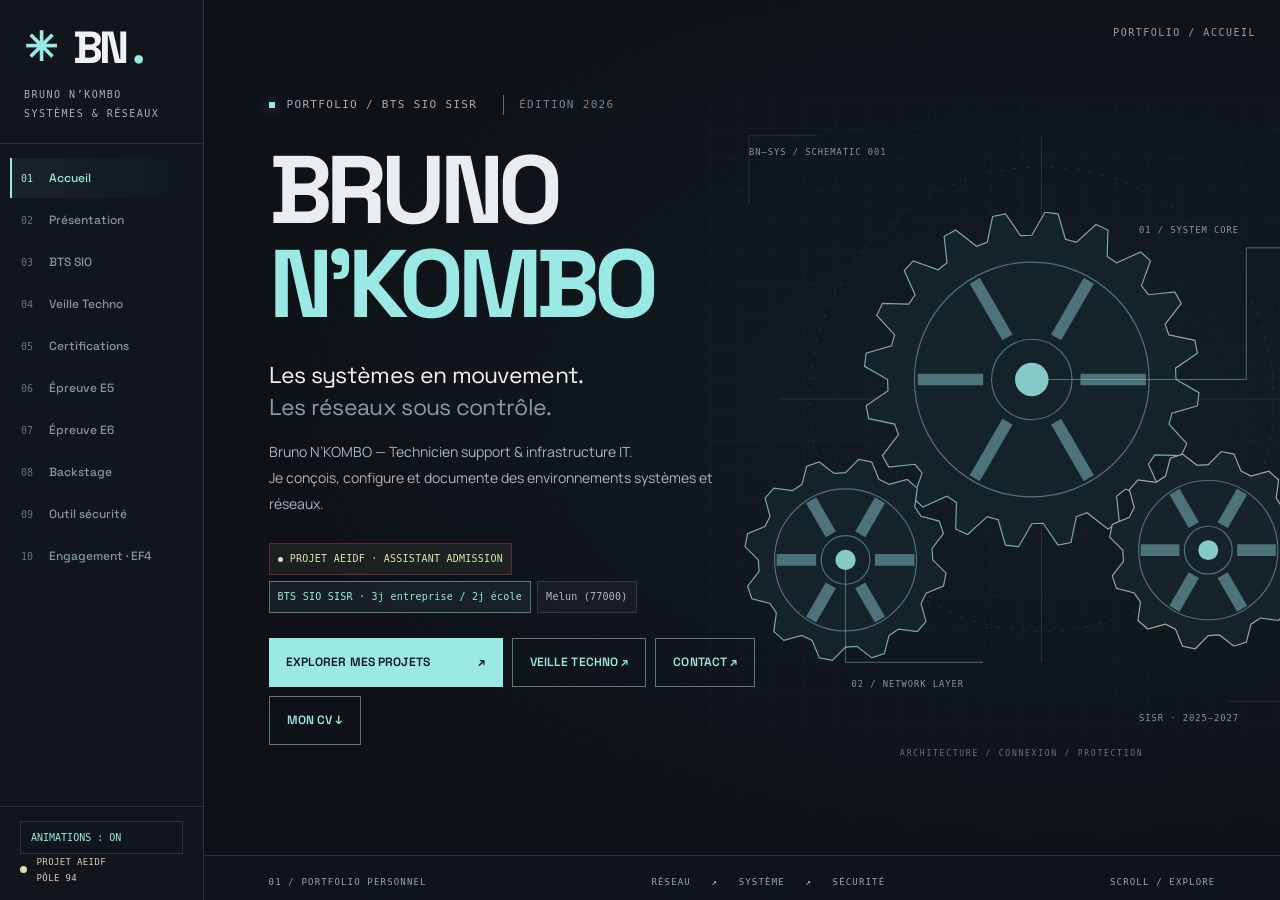
<file: index.html>
<!DOCTYPE html>
<html lang="fr">
<head>
<meta charset="UTF-8">
<meta name="description" content="Portfolio de Bruno N’KOMBO, étudiant en BTS SIO SISR : projets systèmes et réseaux, veille IA, engagement étudiant EF4 et outil pédagogique de sécurité.">
<meta name="referrer" content="strict-origin-when-cross-origin">
<meta http-equiv="Content-Security-Policy" content="default-src 'self'; script-src 'self'; style-src 'self'; img-src 'self' data:; font-src 'self'; connect-src 'self'; object-src 'none'; base-uri 'none'; form-action 'none'">
<meta name="viewport" content="width=device-width, initial-scale=1.0">
<title>Bruno N'KOMBO · Portfolio BTS SIO SISR</title>





<link rel="icon" href="assets/favicon.svg" type="image/svg+xml">
<link rel="stylesheet" href="assets/engine.css">
<link rel="stylesheet" href="assets/veille.css">
<noscript><link rel="stylesheet" href="assets/no-script.css"></noscript>
</head>
<body class="techno"><a class="skip" href="#p-home">Aller au contenu</a>

<button class="ham" id="ham" aria-label="Ouvrir la navigation" aria-controls="sb" aria-expanded="false"><span></span><span></span><span></span></button>
<div class="overlay" id="overlay"></div>

<nav class="sb" id="sb">
  <div class="sb-logo">
    <div class="sb-logo-main"><span class="brand-mark">✳</span> BN<span class="brand-period">.</span></div>
    <div class="sb-logo-sub">BRUNO N’KOMBO<br>SYSTÈMES &amp; RÉSEAUX</div>
  </div>
  <ul class="sb-nav">
    <li><a class="on" href="#p-home" data-page="p-home"><span class="sb-num">01</span><span class="sb-lbl">Accueil</span></a></li>
    <li><a href="#p-about" data-page="p-about"><span class="sb-num">02</span><span class="sb-lbl">Présentation</span></a></li>
    <li><a href="#p-bts" data-page="p-bts"><span class="sb-num">03</span><span class="sb-lbl">BTS SIO</span></a></li>
    <li><a href="#p-veille" data-page="p-veille"><span class="sb-num">04</span><span class="sb-lbl">Veille Techno</span></a></li>
    <li><a href="#p-certs" data-page="p-certs"><span class="sb-num">05</span><span class="sb-lbl">Certifications</span></a></li>
    <li><a href="#p-e5" data-page="p-e5"><span class="sb-num">06</span><span class="sb-lbl">Épreuve E5</span></a></li>
    <li><a href="#p-e6" data-page="p-e6"><span class="sb-num">07</span><span class="sb-lbl">Épreuve E6</span></a></li>
    <li><a href="#p-labs" data-page="p-labs"><span class="sb-num">08</span><span class="sb-lbl">Backstage</span></a></li>
    <li><a href="#p-security" data-page="p-security"><span class="sb-num">09</span><span class="sb-lbl">Outil sécurité</span></a></li>
    <li><a href="#p-engagement" data-page="p-engagement"><span class="sb-num">10</span><span class="sb-lbl">Engagement · EF4</span></a></li>
  </ul>
  <div class="sb-foot"><button class="motion-toggle" type="button" aria-pressed="false">ANIMATIONS : ON</button>
    <div class="sb-status"><span class="pulse"></span><span>PROJET AEIDF<br>PÔLE 94</span></div>
  </div>
</nav>

<main class="main">
<div class="bread" id="bread">PORTFOLIO · ACCUEIL</div>

<!-- 01 ACCUEIL -->
<div class="page on" id="p-home">
  <div class="home-stage">
  <div class="mechanism"><svg viewBox="0 0 640 660" xmlns="http://www.w3.org/2000/svg" aria-hidden="true"><defs><pattern id="grid" width="32" height="32" patternUnits="userSpaceOnUse"><path d="M 32 0 H 0 V 32" fill="none" stroke="#9aaab6" stroke-opacity=".08"/></pattern></defs><rect width="640" height="660" fill="url(#grid)"/><g class="diagram"><circle cx="340" cy="310" r="238" stroke-dasharray="3 10"/><path d="M 340 40 V 580 M 70 310 H 610"/><path d="M 40 40 H 110 M 40 40 V 110 M 600 620 H 530 M 600 620 V 550"/></g><g transform="translate(330 290)"><g class="gear g1"><polygon points="147.92,0.00 171.47,13.49 169.88,26.91 143.83,34.53 140.68,45.71 158.91,65.82 153.25,78.09 126.12,77.29 119.67,86.95 130.79,111.71 121.62,121.62 96.07,112.48 86.95,119.67 89.87,146.65 78.09,153.25 56.61,136.66 45.71,140.68 40.15,167.25 26.91,169.88 11.61,147.46 0.00,147.92 -13.49,171.47 -26.91,169.88 -34.53,143.83 -45.71,140.68 -65.82,158.91 -78.09,153.25 -77.29,126.12 -86.95,119.67 -111.71,130.79 -121.62,121.62 -112.48,96.07 -119.67,86.95 -146.65,89.87 -153.25,78.09 -136.66,56.61 -140.68,45.71 -167.25,40.15 -169.88,26.91 -147.46,11.61 -147.92,0.00 -171.47,-13.49 -169.88,-26.91 -143.83,-34.53 -140.68,-45.71 -158.91,-65.82 -153.25,-78.09 -126.12,-77.29 -119.67,-86.95 -130.79,-111.71 -121.62,-121.62 -96.07,-112.48 -86.95,-119.67 -89.87,-146.65 -78.09,-153.25 -56.61,-136.66 -45.71,-140.68 -40.15,-167.25 -26.91,-169.88 -11.61,-147.46 -0.00,-147.92 13.49,-171.47 26.91,-169.88 34.53,-143.83 45.71,-140.68 65.82,-158.91 78.09,-153.25 77.29,-126.12 86.95,-119.67 111.71,-130.79 121.62,-121.62 112.48,-96.07 119.67,-86.95 146.65,-89.87 153.25,-78.09 136.66,-56.61 140.68,-45.71 167.25,-40.15 169.88,-26.91 147.46,-11.61"/><circle r="120.39999999999999"/><circle r="41.28"/><path d="M 49.879999999999995 0 H 116.96000000000001" transform="rotate(0)"/><path d="M 49.879999999999995 0 H 116.96000000000001" transform="rotate(60)"/><path d="M 49.879999999999995 0 H 116.96000000000001" transform="rotate(120)"/><path d="M 49.879999999999995 0 H 116.96000000000001" transform="rotate(180)"/><path d="M 49.879999999999995 0 H 116.96000000000001" transform="rotate(240)"/><path d="M 49.879999999999995 0 H 116.96000000000001" transform="rotate(300)"/><circle class="hub" r="17.2"/></g></g><g transform="translate(511 465)"><g class="gear g2"><polygon points="87.72,0.00 101.13,13.31 98.52,26.40 81.04,33.57 75.97,43.86 80.92,62.09 72.12,72.12 53.40,69.59 43.86,75.97 39.03,94.24 26.40,98.52 11.45,86.97 0.00,87.72 -13.31,101.13 -26.40,98.52 -33.57,81.04 -43.86,75.97 -62.09,80.92 -72.12,72.12 -69.59,53.40 -75.97,43.86 -94.24,39.03 -98.52,26.40 -86.97,11.45 -87.72,0.00 -101.13,-13.31 -98.52,-26.40 -81.04,-33.57 -75.97,-43.86 -80.92,-62.09 -72.12,-72.12 -53.40,-69.59 -43.86,-75.97 -39.03,-94.24 -26.40,-98.52 -11.45,-86.97 -0.00,-87.72 13.31,-101.13 26.40,-98.52 33.57,-81.04 43.86,-75.97 62.09,-80.92 72.12,-72.12 69.59,-53.40 75.97,-43.86 94.24,-39.03 98.52,-26.40 86.97,-11.45"/><circle r="71.39999999999999"/><circle r="24.48"/><path d="M 29.58 0 H 69.36" transform="rotate(0)"/><path d="M 29.58 0 H 69.36" transform="rotate(60)"/><path d="M 29.58 0 H 69.36" transform="rotate(120)"/><path d="M 29.58 0 H 69.36" transform="rotate(180)"/><path d="M 29.58 0 H 69.36" transform="rotate(240)"/><path d="M 29.58 0 H 69.36" transform="rotate(300)"/><circle class="hub" r="10.200000000000001"/></g></g><g transform="translate(139 475)"><g class="gear g3"><polygon points="89.44,0.00 103.11,13.57 100.46,26.92 82.63,34.23 77.46,44.72 82.51,63.31 73.54,73.54 54.45,70.96 44.72,77.46 39.80,96.08 26.92,100.46 11.67,88.67 0.00,89.44 -13.57,103.11 -26.92,100.46 -34.23,82.63 -44.72,77.46 -63.31,82.51 -73.54,73.54 -70.96,54.45 -77.46,44.72 -96.08,39.80 -100.46,26.92 -88.67,11.67 -89.44,0.00 -103.11,-13.57 -100.46,-26.92 -82.63,-34.23 -77.46,-44.72 -82.51,-63.31 -73.54,-73.54 -54.45,-70.96 -44.72,-77.46 -39.80,-96.08 -26.92,-100.46 -11.67,-88.67 -0.00,-89.44 13.57,-103.11 26.92,-100.46 34.23,-82.63 44.72,-77.46 63.31,-82.51 73.54,-73.54 70.96,-54.45 77.46,-44.72 96.08,-39.80 100.46,-26.92 88.67,-11.67"/><circle r="72.8"/><circle r="24.96"/><path d="M 30.159999999999997 0 H 70.72" transform="rotate(0)"/><path d="M 30.159999999999997 0 H 70.72" transform="rotate(60)"/><path d="M 30.159999999999997 0 H 70.72" transform="rotate(120)"/><path d="M 30.159999999999997 0 H 70.72" transform="rotate(180)"/><path d="M 30.159999999999997 0 H 70.72" transform="rotate(240)"/><path d="M 30.159999999999997 0 H 70.72" transform="rotate(300)"/><circle class="hub" r="10.4"/></g></g><g class="annotation"><path d="M 330 290 H 550 V 155 H 610"/><circle cx="330" cy="290" r="5"/><text x="440" y="140">01 / SYSTEM CORE</text><path d="M 139 475 V 580 H 280"/><text x="145" y="605">02 / NETWORK LAYER</text><text x="40" y="60">BN—SYS / SCHEMATIC 001</text><text x="440" y="640">SISR · 2025—2027</text></g></svg><span class="mechanism-caption">ARCHITECTURE / CONNEXION / PROTECTION</span></div><div class="home-inner">
    <p class="home-eyebrow"><span class="signal"></span> PORTFOLIO / BTS SIO SISR <span class="edition">ÉDITION 2026</span></p>
    <h1 class="home-name" aria-label="Bruno N’KOMBO"><span class="line1">BRUNO</span><span class="line2 glitch" data-text="N'KOMBO">N'KOMBO</span></h1>
    <p class="home-title">Les systèmes en mouvement.<br><strong>Les réseaux sous contrôle.</strong></p><p class="home-description">Bruno N’KOMBO — Technicien support &amp; infrastructure IT.<br>Je conçois, configure et documente des environnements systèmes et réseaux.</p>
    <div class="home-badges">
      <span class="badge badge-red"><span class="pulse-dot"></span> PROJET AEIDF · ASSISTANT ADMISSION</span>
      <span class="badge badge-mint">BTS SIO SISR · 3j entreprise / 2j école</span>
      <span class="badge badge-mute">Melun (77000)</span>

    </div>
    <div class="home-cta">
      <a class="btn btn-mint" href="#p-e6" data-page="p-e6">EXPLORER MES PROJETS <span aria-hidden="true">↗</span></a>
      <a class="btn btn-ghost" href="#p-veille" data-page="p-veille">VEILLE TECHNO ↗</a>
      <a class="btn btn-ghost" href="https://www.linkedin.com/in/bruno-nkombo" target="_blank" rel="noopener noreferrer">CONTACT ↗</a>
      <a class="btn btn-mint" href="Bruno%20NKOMBO%20CV.pdf" download>MON CV ↓</a>
    </div>
  </div>
  </div>
  <div class="system-strip"><span>01 / PORTFOLIO PERSONNEL</span><span>RÉSEAU <b>↗</b> SYSTÈME <b>↗</b> SÉCURITÉ</span><span>SCROLL / EXPLORE</span></div>
</div>

<!-- 02 PRÉSENTATION -->
<div class="page" id="p-about">
  <div class="pg">
    <h1 class="pg-title">PRÉ<span class="acc">SENTATION</span></h1>
    <div class="pg-line"><span class="pg-tag">// À propos de moi</span></div>
    <div class="about-grid">
      <div class="about-text">
        <p><strong>Bonjour</strong>, je m'appelle <strong>Bruno N'KOMBO</strong>, j'ai 20 ans et je suis étudiant en 1ère année de <strong>BTS SIO option SISR</strong> au CFA INSTA (Paris).</p>
        <p>Profil <strong>terrain et opérationnel</strong>, je conçois et documente des infrastructures réelles : Active Directory, pfSense, VLAN Cisco, virtualisation Proxmox/VMware, stack LAMP. J'ai acquis une première expérience de gestion de parc informatique et de support utilisateur en environnement associatif.</p>
        <p>Passionné par la <strong>cybersécurité</strong> et les réseaux, je mène en parallèle une <strong>veille technologique</strong> sur l’intégration de l’IA dans les architectures réseau : supervision, automatisation et maîtrise des risques.</p>
        <p>Dans le cadre de mon rôle de <strong>technicien informatique en alternance</strong>, je participe au projet Assistant Admission de l’<strong>AEIDF — pôle 94</strong> : conception, configuration, automatisation et tests.</p>
      </div>
      <div class="info-stack">
        <div class="info-row"><div class="info-key">Formation</div><div class="info-val">BTS SIO option SISR</div></div>
        <div class="info-row"><div class="info-key">Établissement</div><div class="info-val">CFA INSTA — Paris</div></div>
        <div class="info-row"><div class="info-key">Rythme souhaité</div><div class="info-val">3j entreprise / 2j école</div></div>
        <div class="info-row"><div class="info-key">Localisation</div><div class="info-val">Melun (77000)</div></div>
        <div class="info-row"><div class="info-key">LinkedIn</div><div class="info-val"><a href="https://www.linkedin.com/in/bruno-nkombo" target="_blank" rel="noopener noreferrer" class="inline-1">in/bruno-nkombo ↗</a></div></div>
        <div class="info-row"><div class="info-key">Langues</div><div class="info-val">Français (natif) · Anglais B2</div></div>
      </div>
    </div>
    <div class="divider"></div>
    <div class="section-label">MES <span class="acc">QUALITÉS</span></div>
    <div class="qualities-grid">
      <div class="quality"><div class="quality-n">01 ·</div><div class="quality-t">Autonomie terrain</div><div class="quality-d">Conception et déploiement d'infrastructure de bout en bout, de la configuration au test, sans supervision constante.</div></div>
      <div class="quality"><div class="quality-n">02 ·</div><div class="quality-t">Rigueur documentaire</div><div class="quality-d">Chaque infrastructure est documentée, schématisée (draw.io) et rédigée pour garantir la reproductibilité.</div></div>
      <div class="quality"><div class="quality-n">03 ·</div><div class="quality-t">Résolution de problèmes</div><div class="quality-d">Analyse méthodique, diagnostic et résolution des incidents — l'ingénierie c'est savoir pourquoi ça n'a pas marché.</div></div>
      <div class="quality"><div class="quality-n">04 ·</div><div class="quality-t">Adaptabilité</div><div class="quality-d">À l'aise avec de nouveaux environnements, OS ou technologies. Apprentissage rapide par la pratique.</div></div>
      <div class="quality"><div class="quality-n">05 ·</div><div class="quality-t">Esprit d'équipe</div><div class="quality-d">Expérience de travail collaboratif en environnement associatif, partage et communication naturels.</div></div>
      <div class="quality"><div class="quality-n">06 ·</div><div class="quality-t">Curiosité technique</div><div class="quality-d">Veille constante sur les réseaux, IA et cybersécurité — 8 certifications obtenues en autodidacte.</div></div>
    </div>
    <div class="divider"></div>
    <div class="section-label">MES EXPÉ<span class="acc">RIENCES</span></div>
    <div class="exp-card">
      <div class="exp-header">
        <div><div class="exp-org">Autisme en Île-de-France (AEIDF) — Paris</div><div class="exp-role">Stagiaire en informatique — Administration systèmes &amp; Microsoft 365</div></div>
        <div class="exp-period">Juin – juillet 2026</div>
      </div>
      <ul class="exp-list">
        <li>Audit du parc Microsoft 365 : réattribution de 257 groupes, récupération de 5 licences inutilisées et suppression de 301 comptes obsolètes.</li>
        <li>Réorganisation de SharePoint : nettoyage des sites, révision des droits d’accès et mise en place des premières règles de gouvernance des espaces.</li>
        <li>Support utilisateur N1 et administration quotidienne de Microsoft 365 : création de comptes, assistance sur Teams et dépannage.</li>
        <li>Montée en compétences grâce à un accompagnement et à une formation assurés directement par le Directeur des Systèmes d’Information.</li>
      </ul>
    </div>
    <div class="exp-card">
      <div class="exp-header">
        <div><div class="exp-org">ONG Elite WomanClub — Brazzaville</div><div class="exp-role">Chargé de Gestion Informatique &amp; Communication numérique</div></div>
        <div class="exp-period">2024 – 2025</div>
      </div>
      <ul class="exp-list">
        <li>Gestion et maintenance du parc informatique (postes, périphériques, comptes utilisateurs)</li>
        <li>Support utilisateur N1 : diagnostic, résolution d'incidents bureautiques, configuration de postes</li>
        <li>Mise en place de procédures numériques pour fluidifier le travail collaboratif (droits d'accès, sauvegardes)</li>
        <li>Production de documents et supports de communication (MS Office, Photoshop, Canva)</li>
      </ul>
    </div>
  </div>
  <div class="ghostnum">02</div>
</div>

<!-- 03 BTS SIO -->
<div class="page" id="p-bts">
  <div class="pg">
    <h1 class="pg-title">BTS <span class="acc">SIO</span></h1>
    <div class="pg-line"><span class="pg-tag">// Qu'est-ce que le BTS SIO ?</span></div>
    <p class="bts-intro">Le <strong>Brevet de Technicien Supérieur en Services Informatiques aux Organisations (BTS SIO)</strong> est un diplôme de deux ans après le baccalauréat offrant une formation pratique en informatique. Il enseigne des compétences essentielles en <strong>support informatique</strong>, <strong>services informatiques</strong> et <strong>cybersécurité</strong>. Au terme du premier semestre, il propose deux options permettant d'acquérir des compétences supplémentaires selon la spécialisation choisie.</p>
    <div class="bts-grid">
      <div class="bts-card active-option">
        <div class="bts-badge active">✓ Mon option</div>
        <div class="bts-card-title">Option SISR</div>
        <div class="bts-card-sub">Solutions d'Infrastructure, Systèmes et Réseaux</div>
        <ul class="bts-list">
          <li>Administration des systèmes et réseaux</li>
          <li>Conception et déploiement d'infrastructures</li>
          <li>Cybersécurité : protection des données et équipements</li>
          <li>Support informatique et transformation numérique</li>
          <li>Supervision, tests et maintenance réseau</li>
        </ul>
      </div>
      <div class="bts-card">
        <div class="bts-badge inactive">Autre option</div>
        <div class="bts-card-title">Option SLAM</div>
        <div class="bts-card-sub">Solutions Logicielles et Applications Métier</div>
        <ul class="bts-list">
          <li>Conception et développement d'applications</li>
          <li>Gestion de bases de données</li>
          <li>Déploiement et maintenance applicative</li>
          <li>Cybersécurité des solutions logicielles</li>
          <li>Gestion de version et intégration continue</li>
        </ul>
      </div>
    </div>
    <div class="bts-timeline">
      <div class="tl-item"><div class="tl-year">2024</div><div class="tl-desc">Baccalauréat — Brazzaville</div></div>
      <div class="tl-item"><div class="tl-year">2025</div><div class="tl-desc">Entrée en BTS SIO SISR — CFA INSTA, Paris</div></div>
      <div class="tl-item"><div class="tl-year">2026</div><div class="tl-desc">1ère année en cours · E5 &amp; E6 · Labs terrain</div></div>
      <div class="tl-item"><div class="tl-year">2027</div><div class="tl-desc">Obtention du BTS SIO SISR · Objectif : Licence</div></div>
    </div>
  </div>
  <div class="ghostnum">03</div>
</div>

<!-- 04 VEILLE TECHNOLOGIQUE -->
<div class="page" id="p-veille">
 <div class="pg wide-page">
  <div class="eyebrow-v2">04 / OBSERVER · COMPRENDRE · EXPÉRIMENTER</div>
  <h1 class="pg-title">L’IA dans les<br><span class="acc">architectures réseau.</span></h1>
  <p class="lead-v2">Comment intégrer l’intelligence artificielle pour superviser, optimiser et administrer un réseau, tout en gardant la maîtrise de ses décisions ?</p>
  <div class="meta-v2"><span>VEILLE TECHNOLOGIQUE / BTS SIO SISR</span><span>Sélection initiale · 30 octobre 2026</span></div>
  <section class="watch-feed" id="watch-feed" aria-labelledby="watch-title" aria-busy="false">
    <div class="watch-heading"><div><span class="kicker-v2">LE FLUX / IA &amp; ARCHITECTURES RÉSEAU</span><h2 id="watch-title">L’actualité, l’essentiel, le recul.</h2><p>Les publications des 30 derniers jours qui apportent un enjeu concret pour les réseaux : sécurité, exploitation, automatisation ou architecture. Chaque fiche explique ce qu’un futur administrateur ou ingénieur peut en tirer.</p></div><button class="btn btn-ghost" type="button" id="watch-refresh">Actualiser le flux ↻</button></div>
    <ol class="watch-circuit" aria-label="Circuit de préparation des synthèses"><li><span>01 / REPÉRER</span>Sources RSS</li><li><span>02 / LIRE</span>Article original</li><li><span>03 / SYNTHÉTISER</span>Résumé par IA</li><li><span>04 / EXPLORER</span>Fiche de veille</li></ol>
    <p class="watch-status" id="watch-status" role="status" aria-live="polite">Chargement des synthèses publiées…</p>
    <div class="watch-tools"><div class="watch-search"><label for="watch-period">Période de publication</label><select id="watch-period"><option value="recent">Les 30 derniers jours</option><option value="all">Toutes les fiches · archives</option></select></div><div class="filters-v2" role="group" aria-label="Filtrer les synthèses IA"><button type="button" data-watch-filter="all" aria-pressed="true">Toutes</button><button type="button" data-watch-filter="supervision" aria-pressed="false">Supervision</button><button type="button" data-watch-filter="automatisation" aria-pressed="false">Automatisation</button><button type="button" data-watch-filter="risques" aria-pressed="false">Risques</button></div><div class="watch-search"><label for="watch-search">Rechercher dans les synthèses</label><input id="watch-search" type="search" placeholder="Ex. diagnostic, agents, réseau…" maxlength="120"></div></div>
    <p class="muted-v2" id="watch-count">0 synthèse affichée</p>
    <div class="watch-layout"><div class="watch-list" id="watch-list" aria-label="Articles disponibles"></div><section class="watch-reader" id="watch-reader" aria-label="Résumé de l’article sélectionné"><span class="kicker-v2">SYNTHÈSE / IA &amp; RÉSEAUX</span><h3>Choisis une lecture.</h3><p>Les points clés, l’intérêt SISR et les limites apparaîtront ici.</p></section></div>
    <p class="muted-v2">Sélection : publications récentes sur l’IA et les réseaux, avec un apport technique concret. Les annonces purement promotionnelles sont écartées par le filtre IA, qui peut se tromper. Source : Cisco Networking, à confronter à d’autres références. Actualiser recharge les fiches déjà publiées ; ce bouton ne lance pas une nouvelle génération.</p>
    <details class="watch-author"><summary>Espace auteur · préparer de nouvelles synthèses</summary><p>La génération est réservée au propriétaire du dépôt. Chaque lancement traite au maximum trois nouveaux articles. Les visiteurs consultent les fiches sans déclencher de dépense.</p><a class="text-link-v2" href="https://github.com/brunonkombo/portfolio/actions/workflows/portfolio.yml" target="_blank" rel="noopener noreferrer">Ouvrir l’espace de génération ↗</a></details>
    <noscript><p>Active JavaScript pour consulter le flux interactif. Les sources documentaires restent lisibles ci-dessous.</p></noscript>
  </section>
  <section class="feature-v2"><div><span class="kicker-v2">LE PÉRIMÈTRE</span><h2>Une IA au service du réseau.</h2><p>Cette veille porte sur l’IA utilisée pour exploiter les réseaux : détecter une anomalie, aider au diagnostic, prévoir une dégradation ou proposer une configuration. L’infrastructure nécessaire pour entraîner de grands modèles est un sujet différent.</p><p>Le machine learning peut repérer des écarts dans la télémétrie. Un modèle de langage peut aider à expliquer un incident. Une action sur le réseau exige ensuite des règles, des tests et des droits limités.</p></div><aside class="note-v2"><span class="kicker-v2">QUESTION DIRECTRICE</span><h3>Jusqu’où automatiser ?</h3><p>Le gain de temps doit se comparer aux erreurs possibles, au coût, à la confidentialité des données et à la capacité de revenir en arrière.</p></aside></section>
  <section aria-labelledby="architecture-title"><div class="section-head-v2"><span class="kicker-v2">01 / COMPRENDRE L’ARCHITECTURE</span><h2 id="architecture-title">De la mesure à l’action.</h2></div>
   <ol class="pipeline-v2"><li><span>01</span><h3>Collecter</h3><p>Journaux, métriques, flux et événements réseau.</p></li><li><span>02</span><h3>Analyser</h3><p>Modèle IA : corrélation, détection, prédiction.</p></li><li><span>03</span><h3>Valider</h3><p>Administrateur, règles et tests dans un lab.</p></li><li><span>04</span><h3>Agir &amp; vérifier</h3><p>Action limitée, contrôle du résultat et retour arrière.</p></li></ol>
   <p class="muted-v2">Schéma pédagogique proposé pour cette veille, pas une architecture déjà déployée. Les résultats de l’action alimentent les mesures suivantes.</p>
  </section>
  <section><div class="section-head-v2"><span class="kicker-v2">02 / LES AXES À SUIVRE</span><h2>Trois usages, un même besoin de contrôle.</h2></div><div class="three-v2">
   <article class="panel-v2"><span class="index-v2">A /</span><h3>Supervision augmentée</h3><p>Repérer une hausse inhabituelle de latence ou des échecs de connexion, puis aider à prioriser les incidents.</p><p class="question-v2">À mesurer : faux positifs, incidents manqués, délai de détection.</p></article>
   <article class="panel-v2"><span class="index-v2">B /</span><h3>Automatisation réseau</h3><p>Passer d’une intention à une proposition de configuration, ou adapter des ressources selon les mesures.</p><p class="question-v2">À contrôler : permissions, validation et retour à une configuration connue.</p></article>
   <article class="panel-v2"><span class="index-v2">C /</span><h3>Sécurité &amp; confiance</h3><p>Évaluer la fiabilité des réponses et protéger les journaux, les configurations et les données transmises aux modèles.</p><p class="question-v2">À vérifier : confidentialité, traçabilité et responsabilité humaine.</p></article>
  </div></section>
  <section><div class="section-head-v2"><span class="kicker-v2">03 / CARNET DE SOURCES</span><h2>Premières lectures pour démarrer.</h2><p>Résumés documentaires préparés pour la nouvelle veille. Les analyses personnelles et les comptes rendus de tests seront ajoutés au fil du travail.</p></div>
   <div class="filters-v2" role="group" aria-label="Filtrer les sources"><button type="button" data-filter="all" aria-pressed="true">Toutes</button><button type="button" data-filter="supervision" aria-pressed="false">Supervision</button><button type="button" data-filter="automatisation" aria-pressed="false">Automatisation</button><button type="button" data-filter="risques" aria-pressed="false">Risques</button></div><p class="muted-v2" id="source-count" role="status">3 sources affichées</p>
   <div class="source-list-v2">
    <article class="source-v2" data-topic="supervision"><div class="source-meta-v2"><span>CISCO / DOCUMENTATION ÉDITEUR</span><span>Mise à jour : 27 octobre 2026</span></div><h3>AI Network Analytics : aider au diagnostic réseau</h3><p>Cisco présente l’utilisation du machine learning et du raisonnement pour identifier des anomalies, comparer le comportement du réseau et assister le dépannage.</p><p><strong>Piste d’analyse SISR :</strong> comparer cette approche avec une supervision fondée sur des seuils fixes. Les bénéfices décrits par l’éditeur restent à mesurer dans un contexte réel.</p><a href="https://www.cisco.com/c/en/us/td/docs/cloud-systems-management/network-automation-and-management/catalyst-center-assurance/3-3-x/cisco-catalyst-assurance-user-guide-3-3-x/b_cisco_catalyst_assurance_3_2_x_ug_chapter_010.html" target="_blank" rel="noopener noreferrer">Lire la documentation Cisco ↗</a><small>Consultée le 30 octobre 2026 · Aucun test produit réalisé dans le cadre de cette fiche.</small></article>
    <article class="source-v2" data-topic="automatisation"><div class="source-meta-v2"><span>ETSI / NORMALISATION</span><span>Page de programme évolutive · non datée</span></div><h3>ZSM : vers une gestion automatisée des réseaux</h3><p>Le groupe ZSM de l’ETSI travaille sur l’automatisation de la gestion des réseaux et services. Ses axes incluent les boucles de contrôle, les agents et la coordination entre domaines réseau.</p><p><strong>Piste d’analyse SISR :</strong> distinguer les objectifs d’autonomie, les spécifications publiées et les démonstrateurs. Un programme de recherche ne prouve pas qu’un réseau est déjà autonome en production.</p><a href="https://www.etsi.org/technical-groups/zsm/?id=2577" target="_blank" rel="noopener noreferrer">Explorer le programme ETSI ZSM ↗</a><small>Consultée le 30 octobre 2026 · Référence d’architecture, pas un produit installé.</small></article>
    <article class="source-v2" data-topic="risques"><div class="source-meta-v2"><span>NIST / CADRE DE GESTION DES RISQUES</span><span>AI RMF 1.0 · 2023</span></div><h3>Encadrer l’IA avant de lui confier des actions</h3><p>Le NIST propose quatre fonctions pour gérer les risques de l’IA : gouverner, contextualiser, mesurer et gérer. Elles se complètent tout au long du cycle de vie ; ce ne sont pas quatre étapes obligatoirement successives.</p><p><strong>Piste d’analyse SISR :</strong> définir les actions autorisées, les critères de qualité et la procédure d’arrêt d’une automatisation réseau. Cette application au réseau est une piste de travail, pas une certification.</p><a href="https://airc.nist.gov/airmf-resources/airmf/5-sec-core/" target="_blank" rel="noopener noreferrer">Lire le cadre NIST ↗</a><small>Consultée le 30 octobre 2026 · La page indique qu’une révision du cadre est en préparation.</small></article>
   </div>
  </section>
  <section class="feature-v2 lab-proposal"><div><span class="kicker-v2">04 / EXPÉRIMENTATION ENVISAGÉE</span><h2>Un mini-lab pour vérifier les promesses.</h2><p>Comparer une détection par seuils à une détection d’anomalies sur des métriques de lab : latence, pertes et débit. Utiliser des données synthétiques ou anonymisées, conserver des scénarios de test séparés et compter les fausses alertes.</p></div><aside class="note-v2"><span class="status-v2">À CONSTRUIRE</span><p>Aucun résultat n’est annoncé à ce stade. La première version pourra seulement recommander une action, avec validation humaine avant toute modification réseau.</p></aside></section>
  <details class="details-v2"><summary>Méthode de veille proposée</summary><p>Une lecture régulière des sources officielles, une fiche par publication et une synthèse à chaque expérimentation. Pour chaque fiche : date de publication, date de consultation, idée essentielle, limites, intérêt SISR et avis personnel. Un flux RSS complète ces lectures : les synthèses IA sont préparées à la demande, puis publiées ici. Elles doivent être confrontées aux sources avant de servir à une analyse personnelle.</p></details>
 </div>
</div>


<!-- 05 CERTIFICATIONS -->
<div class="page" id="p-certs">
  <div class="pg">
    <h1 class="pg-title">CERTIFI<span class="acc">CATIONS</span></h1>
    <div class="pg-line"><span class="pg-tag">// 19 certifications obtenues · Cisco · ANSSI · Anthropic</span></div>
    <div class="cert-group">
      <div class="cert-issuer">CISCO / CREDLY</div>
      <div class="cert-grid">
        <div class="cert-card"><div class="cert-org">Cisco · Credly</div><div class="cert-name">Introduction to Cybersecurity</div><div class="cert-date">Décembre 2025</div><a href="https://www.credly.com/badges/f04bcb7b-49ec-4f3e-9e32-d081387b4482/public_url" target="_blank" rel="noopener noreferrer" class="cert-link">Voir le badge</a></div>
        <div class="cert-card"><div class="cert-org">Cisco · Credly</div><div class="cert-name">Networking Basics</div><div class="cert-date">Décembre 2025</div><a href="https://www.credly.com/badges/dd01699a-a0b7-4c59-893a-77b176677302/public_url" target="_blank" rel="noopener noreferrer" class="cert-link">Voir le badge</a></div>
      </div>
    </div>
    <div class="cert-group">
      <div class="cert-issuer">ANSSI / MOOC</div>
      <div class="cert-grid">
        <div class="cert-card"><div class="cert-org">ANSSI — SecNumacadémie</div><div class="cert-name">MOOC Cybersécurité</div><div class="cert-date">Décembre 2025</div><a href="https://secnumacademie.gouv.fr/" target="_blank" rel="noopener noreferrer" class="cert-link">SecNumacadémie</a></div>
      </div>
    </div>
    <div class="cert-group">
      <div class="cert-issuer">ANTHROPIC · CLAUDE PLATFORM — 5 CERTIFICATIONS</div>
      <div class="cert-grid">
        <div class="cert-card"><div class="cert-org">Anthropic</div><div class="cert-name">Claude 101</div><div class="cert-date">Mai 2026</div><a href="certifications/anthropic/claude-101.pdf" target="_blank" rel="noopener noreferrer" class="cert-link">⬇ Certificat PDF</a></div>
        <div class="cert-card"><div class="cert-org">Anthropic</div><div class="cert-name">Claude Code 101</div><div class="cert-date">Mai 2026</div><a href="certifications/anthropic/claude-code-101.pdf" target="_blank" rel="noopener noreferrer" class="cert-link">⬇ Certificat PDF</a></div>
        <div class="cert-card"><div class="cert-org">Anthropic</div><div class="cert-name">Claude Code in Action</div><div class="cert-date">Juin 2026</div><a href="certifications/anthropic/claude-code-in-action.pdf" target="_blank" rel="noopener noreferrer" class="cert-link">⬇ Certificat PDF</a></div>
        <div class="cert-card"><div class="cert-org">Anthropic</div><div class="cert-name">Claude Platform 101</div><div class="cert-date">Juin 2026</div><a href="certifications/anthropic/claude-platform-101.pdf" target="_blank" rel="noopener noreferrer" class="cert-link">⬇ Certificat PDF</a></div>
        <div class="cert-card"><div class="cert-org">Anthropic</div><div class="cert-name">Introduction to Claude Cowork</div><div class="cert-date">Mai 2026</div><a href="certifications/anthropic/introduction-to-claude-cowork.pdf" target="_blank" rel="noopener noreferrer" class="cert-link">⬇ Certificat PDF</a></div>
      </div>
    </div>
    <div class="cert-group">
      <div class="cert-issuer">ANTHROPIC · AI AGENTS & MCP — 4 CERTIFICATIONS</div>
      <div class="cert-grid">
        <div class="cert-card"><div class="cert-org">Anthropic</div><div class="cert-name">Introduction to agent skills</div><div class="cert-date">Juin 2026</div><a href="certifications/anthropic/introduction-to-agent-skills.pdf" target="_blank" rel="noopener noreferrer" class="cert-link">⬇ Certificat PDF</a></div>
        <div class="cert-card"><div class="cert-org">Anthropic</div><div class="cert-name">Introduction to subagents</div><div class="cert-date">Juin 2026</div><a href="certifications/anthropic/introduction-to-subagents.pdf" target="_blank" rel="noopener noreferrer" class="cert-link">⬇ Certificat PDF</a></div>
        <div class="cert-card"><div class="cert-org">Anthropic</div><div class="cert-name">Introduction to Model Context Protocol</div><div class="cert-date">Juin 2026</div><a href="certifications/anthropic/introduction-to-mcp.pdf" target="_blank" rel="noopener noreferrer" class="cert-link">⬇ Certificat PDF</a></div>
        <div class="cert-card"><div class="cert-org">Anthropic</div><div class="cert-name">Model Context Protocol: Advanced Topics</div><div class="cert-date">Juin 2026</div><a href="certifications/anthropic/mcp-advanced-topics.pdf" target="_blank" rel="noopener noreferrer" class="cert-link">⬇ Certificat PDF</a></div>
      </div>
    </div>
    <div class="cert-group">
      <div class="cert-issuer">ANTHROPIC · AI FLUENCY — 7 CERTIFICATIONS</div>
      <div class="cert-grid">
        <div class="cert-card"><div class="cert-org">Anthropic</div><div class="cert-name">AI Fluency: Framework & Foundations</div><div class="cert-date">Juin 2026</div><a href="certifications/anthropic/ai-fluency-framework-foundations.pdf" target="_blank" rel="noopener noreferrer" class="cert-link">⬇ Certificat PDF</a></div>
        <div class="cert-card"><div class="cert-org">Anthropic</div><div class="cert-name">AI Fluency: AI Capabilities & Limitations</div><div class="cert-date">Juin 2026</div><a href="certifications/anthropic/ai-fluency-capabilities-limitations.pdf" target="_blank" rel="noopener noreferrer" class="cert-link">⬇ Certificat PDF</a></div>
        <div class="cert-card"><div class="cert-org">Anthropic</div><div class="cert-name">AI Fluency for Students</div><div class="cert-date">Mai 2026</div><a href="certifications/anthropic/ai-fluency-students.pdf" target="_blank" rel="noopener noreferrer" class="cert-link">⬇ Certificat PDF</a></div>
        <div class="cert-card"><div class="cert-org">Anthropic</div><div class="cert-name">Teaching the AI Fluency Framework</div><div class="cert-date">Juin 2026</div><a href="certifications/anthropic/teaching-ai-fluency-framework.pdf" target="_blank" rel="noopener noreferrer" class="cert-link">⬇ Certificat PDF</a></div>
        <div class="cert-card"><div class="cert-org">Anthropic · PayPal</div><div class="cert-name">AI Fluency for Small Businesses</div><div class="cert-date">Mai 2026</div><a href="certifications/anthropic/ai-fluency-small-businesses.pdf" target="_blank" rel="noopener noreferrer" class="cert-link">⬇ Certificat PDF</a></div>
        <div class="cert-card"><div class="cert-org">Anthropic · GivingTuesday</div><div class="cert-name">AI Fluency for Nonprofits</div><div class="cert-date">Juin 2026</div><a href="certifications/anthropic/ai-fluency-nonprofits.pdf" target="_blank" rel="noopener noreferrer" class="cert-link">⬇ Certificat PDF</a></div>
        <div class="cert-card"><div class="cert-org">Anthropic · UCC</div><div class="cert-name">AI Fluency for Educators</div><div class="cert-date">Juin 2026</div><a href="certifications/anthropic/ai-fluency-educators.pdf" target="_blank" rel="noopener noreferrer" class="cert-link">⬇ Certificat PDF</a></div>
      </div>
    </div>
  </div>
  <div class="ghostnum">05</div>
</div>

<!-- 06 ÉPREUVE E5 -->
<div class="page" id="p-e5">
  <div class="pg">
    <h1 class="pg-title">ÉPREU<span class="acc">VE E5</span></h1>
    <div class="inline-2">
      <div>
        <div class="inline-3">Tableau de synthèse des réalisations professionnelles</div>
        <div class="inline-4">N'KOMBO Bruno · BTS SIO SISR · CFA INSTA · 5 missions documentées</div>
      </div>
      <a href="E5/Tableau_synthese_Bruno_NKOMBO.xlsx" target="_blank" rel="noopener noreferrer" class="inline-5 btn btn-mint">⬇ Tableau de synthèse</a>
    </div>
    <div class="pg-line"><span class="pg-tag">// Intégration de services informatiques · Labs &amp; Projets BTS</span></div>
    <div class="lab-list">
      <div class="lab-item">
        <div class="lab-header"><div class="inline-6 lab-num">Mission 1</div><div class="lab-meta"><div class="lab-title">Infrastructure Réseau Segmentée — Switch L3, VLANs, Samba & FTP</div><div class="lab-stack"><span class="tag">Cisco Layer 3</span><span class="tag">VMware</span><span class="tag">Samba</span><span class="tag">vsftpd</span><span class="tag">Linux Debian</span><span class="tag">pfSense</span></div></div></div>
        <div class="lab-body"><ul class="lab-points"><li>Configuration Switch Layer 3 : VLANs 10 et 11, routage inter-VLAN, NAT/PAT</li><li>Serveur Linux Debian : partage réseau Samba (SMB/CIFS) et serveur FTP vsftpd</li><li>Firewall pfSense : règles de filtrage, cloisonnement réseau, accès Internet</li><li>Tests de connectivité validés : ping inter-VLAN, transfert de fichiers Samba et FTP</li><li>Documentation complète et schémas réseau draw.io</li></ul><a href="E5/Compte_Rendu_Infrastructure_Reseau_VLAN.pdf" target="_blank" rel="noopener noreferrer" class="inline-7 btn btn-mint">⬇ Compte Rendu PDF</a></div>
      </div>
      <div class="lab-item">
        <div class="lab-header"><div class="inline-6 lab-num">Mission 2</div><div class="lab-meta"><div class="lab-title">Serveur Web LAMP sécurisé — Debian, Apache2, MariaDB</div><div class="lab-stack"><span class="tag">Debian 12</span><span class="tag">Apache2</span><span class="tag">PHP</span><span class="tag">MariaDB</span><span class="tag">pfSense</span><span class="tag">VMware</span></div></div></div>
        <div class="lab-body"><ul class="lab-points"><li>Installation stack LAMP sur VM Debian 12 : Apache2, PHP, MariaDB</li><li>Hébergement d'un site dynamique avec base de données MariaDB</li><li>Sécurisation pfSense : seuls les ports 80/443 ouverts, reste filtré</li><li>Schémas réseau draw.io — documentation en cours</li></ul><p class="document-pending">Compte rendu LAMP à ajouter — document dédié absent de l’archive.</p></div>
      </div>
      <div class="lab-item">
        <div class="lab-header"><div class="inline-6 lab-num">Mission 3</div><div class="lab-meta"><div class="lab-title">Déploiement de VMs sur Infrastructure VLAN — Windows Server & Linux</div><div class="lab-stack"><span class="tag">VMware</span><span class="tag">Windows Server 2022</span><span class="tag">Active Directory</span><span class="tag">Linux Debian</span><span class="tag">Samba</span><span class="tag">FTP</span><span class="tag">Switch L3</span></div></div></div>
        <div class="lab-body"><ul class="lab-points"><li>Déploiement de VMs en mode Bridge sur infrastructure VLAN (Switch Layer 3)</li><li>VM Windows Server 2022 : Active Directory (ADDS), DNS intégré, GPO par département</li><li>VM Linux Debian 12 : serveur Samba (partage fichiers) et vsftpd (FTP)</li><li>Tests de connectivité inter-VLAN validés entre machines physiques et virtuelles</li></ul><a href="E5/CR_Seance_22-05_VMs_Virtualisation.pdf" target="_blank" rel="noopener noreferrer" class="inline-7 btn btn-mint">⬇ CR Séance VMs</a></div>
      </div>
      <div class="lab-item">
        <div class="lab-header"><div class="inline-6 lab-num">Mission 4</div><div class="lab-meta"><div class="lab-title">Projet LuckyNet — Micro-réseau Cisco (2 VLANs, Routage inter-VLAN)</div><div class="lab-stack"><span class="tag">Cisco Catalyst 2960</span><span class="tag">Cisco 2800</span><span class="tag">PuTTY</span><span class="tag">VLANs</span><span class="tag">dot1Q</span><span class="tag">Projet BTS</span></div></div></div>
        <div class="lab-body"><ul class="lab-points"><li>Conception d'un micro-réseau : 2 postes clients, switch Cisco Catalyst 2960, routeur Cisco 2800</li><li>Création de 2 VLANs (VLAN 2 et VLAN 3), port trunk g0/1, encapsulation dot1Q</li><li>Routage inter-VLAN via sous-interfaces (192.168.2.254 / 192.168.3.254)</li><li>Tests de connectivité ping, sauvegarde des configs IOS (wr mem)</li><li>Rapport technique complet rédigé — Lucky.co, New York</li></ul><a href="E5/Projet_LuckyNet.pdf" target="_blank" rel="noopener noreferrer" class="inline-7 btn btn-mint">⬇ Rapport PDF</a></div>
      </div>
      <div class="lab-item">
        <div class="lab-header"><div class="inline-6 lab-num">Mission 5</div><div class="lab-meta"><div class="lab-title">Fiche Descriptive E5 — Réseau VLAN segmenté pour ALPHACAP Gestion</div><div class="lab-stack"><span class="tag">Cisco Packet Tracer</span><span class="tag">VLANs</span><span class="tag">Routage inter-VLAN</span><span class="tag">DHCP</span><span class="tag">Sécurité réseau</span></div></div></div>
        <div class="lab-body"><ul class="lab-points"><li>Analyse des besoins d'une PME de gestion boursière (données sensibles, 30 employés)</li><li>Conception d'un réseau segmenté en 3 VLANs : Clients (VLAN 10), RH (VLAN 20), Administration (VLAN 30)</li><li>Configuration routeur Cisco : dot1Q, inter-VLAN, DHCP par VLAN</li><li>Sécurisation des accès : cloisonnement par département, données financières protégées</li><li>Simulation complète sur Cisco Packet Tracer — tests de connectivité validés</li></ul><a href="E5/Fiche_Descriptive_E5_ALPHACAP_Gestion.pdf" target="_blank" rel="noopener noreferrer" class="inline-7 btn btn-mint">⬇ Fiche Descriptive PDF</a></div>
      </div>
    </div>
  </div>
  <div class="ghostnum">06</div>
</div>

<!-- 07 ÉPREUVE E6 -->
<div class="page" id="p-e6">
  <div class="pg">
    <h1 class="pg-title">ÉPREU<span class="acc">VE E6</span></h1>
    <div class="pg-line"><span class="pg-tag">// Parcours de professionnalisation · Projet infrastructure</span></div>
    <div class="e6-hero">
      <div class="e6-ref">Réf. E6 · CFA INSTA · Février 2026 · Projet individuel</div>
      <div class="e6-proj-title">Mise en place d'une infrastructure réseau LAN segmentée en VLANs avec accès Internet sécurisé</div>
      <div class="e6-context">Switch Cisco Catalyst Layer 3 · Architecture complète sans routeur externe</div>
      <div class="e6-stack"><span class="tag">Cisco Catalyst L3</span><span class="tag">Cisco IOS CLI</span><span class="tag">VLAN</span><span class="tag">SVI</span><span class="tag">DHCP</span><span class="tag">NAT/PAT</span><span class="tag">ACL étendue</span><span class="tag">IPv6</span><span class="tag">PuTTY</span><span class="tag">Wireshark</span></div>
    </div>
    <div class="e6-grid">
      <div class="card">
        <div class="card-tag">// Description du projet</div>
        <p class="e6-desc">Dans le cadre de ma formation BTS SIO option SISR au CFA INSTA, j'ai conçu et déployé seul une <strong>infrastructure réseau d'entreprise</strong> simulant deux services isolés — Comptabilité et Direction — avec accès Internet sécurisé.<br><br>Architecture complète sur switch Cisco Catalyst Layer 3 : deux VLANs distincts (<strong>VLAN2 Comptabilité</strong> 192.168.2.0/24, <strong>VLAN3 Direction</strong> 192.168.3.0/24), routage inter-VLAN via <strong>interfaces SVI</strong>, trois pools DHCP.<br><br>Accès Internet via <strong>NAT/PAT</strong> sur l'interface WAN, protégé par une <strong>ACL étendue WAN_PROTECTION</strong> : blocage du spoofing, des scans NULL/FIN/XMAS, trafic de retour uniquement autorisé depuis le LAN. Base <strong>IPv6</strong> préparée pour migration future.</p>
      </div>
      <div class="card">
        <div class="card-tag">// Compétences mobilisées</div>
        <ul class="e6-skills">
          <li>Conception et déploiement d'infrastructure réseau (VLAN, routage L3, DHCP, NAT)</li>
          <li>Sécurisation d'un périmètre WAN via ACL Cisco IOS</li>
          <li>Dépannage réseau (PuTTY, Wireshark, CLI)</li>
          <li>Tests et validation : ping inter-VLAN, DHCP, navigation web, audit ACL</li>
          <li>Documentation technique complète</li>
        </ul>
        <div class="inline-8">
          <div class="card-tag">// Tests réussis</div>
          <div class="inline-9"><span class="tag">✓ Ping inter-VLAN</span><span class="tag">✓ DHCP auto</span><span class="tag">✓ Navigation web</span><span class="tag">✓ Audit ACL</span><span class="tag">✓ Anti-spoofing</span></div>
        </div>
      </div>
    </div>
    <div class="e6-doc">
      <div><div class="e6-doc-label">Document officiel E6</div><div class="e6-doc-name">SISR-Fiche-presentation-situation.docx</div></div>
      <a href="https://instafr-my.sharepoint.com/:w:/g/personal/b_nkombo_insta_fr/IQC9xnVuzj0jT6VUuCUH1vUbAZ2XmZ5SOdHEWjlbJ-uChw8?e=ISq2Wi" target="_blank" rel="noopener noreferrer" class="e6-doc-link">Ouvrir le document ↗</a>
    </div>
    <div class="inline-10 e6-schema">
      <p>[ Schéma réseau — disponible dans le document officiel ]</p>
      <p class="inline-11">VLAN2 (192.168.2.x) ←── Switch L3 ──→ VLAN3 (192.168.3.x) · WAN → NAT/PAT → Internet</p>
    </div>
  </div>
  <div class="ghostnum">07</div>
</div>

<!-- 08 BACKSTAGE -->
<div class="page" id="p-labs">
  <div class="pg">
    <h1 class="pg-title">BACK<span class="acc">STAGE</span></h1>
    <div class="pg-line"><span class="pg-tag">// Ce qu'il y a derrière le code</span></div>
    <div class="backstage-quote">
      <p>Un portfolio montre souvent le résultat final, mais rarement le chemin parcouru. J'ai choisi d'ouvrir ici mes dossiers Work in Progress — notes brutes, captures de déploiements d'infrastructure, journaux d'erreurs et sessions de debug.</p>
      <cite>« L'ingénierie, c'est avant tout savoir pourquoi ça n'a pas marché la première fois pour faire en sorte que ça tourne parfaitement la seconde. »</cite>
    </div>
    <div class="section-label">PROJETS <span class="acc">EN COURS</span></div>
    <div class="wip-grid">
      <div class="wip-card"><div class="wip-icon">🔐</div><div class="wip-name">Lab Sécurité avancée</div><div class="wip-tag-wrap"><span class="tag">pfSense</span><span class="tag">VPN</span><span class="tag">DMZ</span></div></div>
      <div class="wip-card"><div class="wip-icon">📊</div><div class="wip-name">Monitoring réseau</div><div class="wip-tag-wrap"><span class="tag">GLPI</span><span class="tag">SNMP</span></div></div>
      <div class="wip-card"><div class="wip-icon">🤖</div><div class="wip-name">IA &amp; architectures réseau</div><div class="wip-tag-wrap"><span class="tag">Veille</span><span class="tag">IA réseau</span></div></div>
      <div class="wip-card"><div class="wip-icon">🐧</div><div class="wip-name">Scripting Bash</div><div class="wip-tag-wrap"><span class="tag">Linux</span><span class="tag">Debian</span></div></div>
      <div class="wip-card"><div class="wip-icon">⚡</div><div class="wip-name">Proxmox cluster</div><div class="wip-tag-wrap"><span class="tag">Proxmox VE</span><span class="tag">HA</span></div></div>
      <div class="wip-card"><div class="wip-icon">🌐</div><div class="wip-name">IPv6 déploiement</div><div class="wip-tag-wrap"><span class="tag">IPv6</span><span class="tag">Dual-stack</span></div></div>
    </div>
    <div class="divider"></div>
    <div class="section-label">CONTACT <span class="acc">&amp; LIENS</span></div>
    <div class="inline-12">
      <span class="btn btn-ghost" aria-label="Adresse e-mail masquée">✉ ••••••••@••••.•••</span>

      <a href="https://www.linkedin.com/in/bruno-nkombo" target="_blank" rel="noopener noreferrer" class="btn btn-ghost">LinkedIn ↗</a>
    </div>
  </div>
  <div class="ghostnum">08</div>
</div>

<div class="page" id="p-security"><div class="pg wide-page">
 <div class="eyebrow-v2">09 / LAB SÉCURITÉ · OUTIL PÉDAGOGIQUE</div><h1 class="pg-title">Lire un lien.<br><span class="acc">Repérer les signaux.</span></h1>
 <p class="lead-v2">Un inspecteur d’URL qui explique les éléments à vérifier avant de cliquer. L’analyse reste dans ton navigateur : aucun lien n’est ouvert, envoyé ou enregistré par cet outil.</p>
 <div class="tool-layout-v2"><section class="panel-v2"><h2>Inspecteur de liens</h2><p>Colle une adresse complète commençant par <code>https://</code> ou <code>http://</code>.</p>
  <noscript><p>Active JavaScript pour utiliser l’inspecteur de liens. Les autres rubriques restent consultables.</p></noscript><form id="url-form" novalidate><label for="url-input">Adresse à examiner</label><textarea id="url-input" rows="3" maxlength="2048" spellcheck="false" autocapitalize="off" autocomplete="off" placeholder="https://exemple.fr/page" aria-describedby="url-hint"></textarea><p id="url-hint" class="muted-v2">Évite les liens contenant un mot de passe ou un jeton de connexion.</p><label for="expected-host">Domaine attendu <span class="muted-v2">(facultatif)</span></label><input id="expected-host" type="text" maxlength="253" autocomplete="off" spellcheck="false" placeholder="exemple.fr"><p class="muted-v2">Permet de comparer le nom d’hôte à un domaine que tu connais déjà.</p><div class="actions-v2"><button class="btn btn-mint" type="submit">Examiner le lien ↗</button><button class="btn btn-ghost" type="reset">Effacer</button></div></form>
  <div class="examples-v2"><span class="kicker-v2">ESSAYER UN EXEMPLE FICTIF</span><button type="button" data-example="normal">Lien HTTPS simple</button><button type="button" data-example="misleading">Nom trompeur avant @</button><button type="button" data-example="http">Adresse IP en HTTP</button></div>
 </section><aside class="note-v2"><span class="kicker-v2">CE QUE L’OUTIL FAIT</span><h3>Il décompose l’adresse.</h3><p>Protocole, véritable nom d’hôte, présence d’identifiants, domaine internationalisé, port et certains raccourcisseurs connus.</p><h3>Il ne visite pas le site.</h3><p>Il ne vérifie ni le certificat TLS, ni les redirections, ni la réputation, ni le contenu. HTTPS chiffre une connexion ; il ne garantit pas qu’un site est honnête.</p><p>Ce module ne remplace pas un antivirus et ne constitue pas un pare-feu pour le portfolio.</p></aside></div>
 <section class="panel-v2 result-v2" id="url-result" aria-labelledby="result-title" hidden><h2 id="result-title">Résultat</h2><p id="url-verdict" role="status" aria-live="polite"></p><dl id="url-facts"></dl><ul id="url-signals"></ul><p class="muted-v2">Même en l’absence de signal détecté, ne considère pas ce lien comme sûr. Vérifie l’expéditeur et rejoins le service par son adresse habituelle en cas de doute.</p></section>
</div></div>

<div class="page" id="p-engagement"><div class="pg wide-page">
 <div class="eyebrow-v2">10 / ENGAGEMENT &amp; PROJETS · DOSSIER EF4</div><h1 class="pg-title">Assistant<br><span class="acc">Admission.</span></h1>
 <p class="lead-v2">Centraliser et automatiser le suivi des demandes d’admission du pôle 94 de l’AEIDF avec Microsoft 365, pour faciliter le travail administratif, réduire les oublis et améliorer le traitement des dossiers.</p>
 <div class="meta-v2"><span>PROJET 01 / AEIDF · PÔLE 94</span><span class="status-v2">ACTIONS PRÉVUES · RÉALISATIONS À RENSEIGNER</span></div>
 <section class="feature-v2"><div><span class="kicker-v2">LE BESOIN</span><h2>Un suivi plus clair, du premier contact à la relance.</h2><p>Le projet vise à rassembler les informations de suivi et à automatiser les tâches répétitives liées aux demandes d’admission. La solution doit aider les équipes administratives à retrouver l’état d’un dossier et à suivre les actions à effectuer.</p><dl class="project-facts-v2"><div><dt>Organisme</dt><dd>AEIDF — pôle 94</dd></div><div><dt>Solution envisagée</dt><dd>Microsoft 365 : Outlook, SharePoint, Microsoft Lists et Power Automate</dd></div><div><dt>Mon rôle</dt><dd>Technicien informatique en alternance : participation à la conception, à la configuration, à l’automatisation et aux tests.</dd></div><div><dt>Période / jalons</dt><dd>Dates à renseigner</dd></div></dl></div><aside class="note-v2"><span class="kicker-v2">CADRE DU PROJET</span><h3>Une contribution technique au service des équipes.</h3><p>Cadre d’intervention : alternance. Présentation envisagée pour l’EF4 — engagement étudiant, à confirmer avec l’établissement.</p><p>Le journal sera enrichi avec les premières réalisations et leurs dates.</p><a class="text-link-v2" href="#ef4-journal">Consulter le plan d’avancement ↓</a></aside></section>
 <section><div class="section-head-v2"><span class="kicker-v2">01 / SOLUTION ENVISAGÉE</span><h2>Relier les outils au parcours d’un dossier.</h2></div><ol class="pipeline-v2"><li><span>OUTLOOK</span><h3>Recevoir &amp; répondre</h3><p>Organiser les échanges et préparer les modèles de courriers.</p></li><li><span>SHAREPOINT / LISTS</span><h3>Centraliser le suivi</h3><p>Structurer les informations, les statuts et les accès.</p></li><li><span>POWER AUTOMATE</span><h3>Automatiser</h3><p>Préparer les tâches récurrentes et les relances.</p></li><li><span>TESTS / DOCUMENTATION</span><h3>Valider &amp; transmettre</h3><p>Tester les scénarios, corriger et expliquer l’utilisation.</p></li></ol><p class="muted-v2">Schéma de travail envisagé à partir du périmètre communiqué. Configuration détaillée et déploiement non confirmés.</p></section>
 <section id="ef4-journal"><div class="section-head-v2"><span class="kicker-v2">02 / PLAN D’AVANCEMENT</span><h2>Des étapes concrètes, un suivi transparent.</h2><p>Les actions ci-dessous sont prévues. Les dates, réalisations, difficultés rencontrées et résultats seront ajoutés au fil du projet.</p></div><ol class="timeline-v2">
  <li><span class="timeline-number">01</span><div><div class="source-meta-v2"><span>ANALYSE DES BESOINS</span><span>PRÉVU · Date à renseigner</span></div><h3>Comprendre le travail des utilisateurs</h3><p>Analyser les besoins, identifier le parcours actuel d’une demande et préciser les informations utiles au suivi.</p><p class="muted-v2">Trace envisagée : synthèse des besoins et description du processus.</p></div></li>
  <li><span class="timeline-number">02</span><div><div class="source-meta-v2"><span>CONFIGURATION MICROSOFT 365</span><span>PRÉVU · Date à renseigner</span></div><h3>Configurer Outlook, SharePoint et Microsoft Lists</h3><p>Participer à la mise en place des espaces et des listes nécessaires à la centralisation du suivi des admissions.</p><p class="muted-v2">Trace envisagée : schéma d’organisation et captures anonymisées.</p></div></li>
  <li><span class="timeline-number">03</span><div><div class="source-meta-v2"><span>AUTOMATISATION</span><span>PRÉVU · Date à renseigner</span></div><h3>Préparer les tâches et les relances</h3><p>Concevoir et configurer les automatisations avec Power Automate, puis créer des modèles de courriers adaptés aux situations identifiées.</p><p class="muted-v2">Trace envisagée : description des flux et modèles sans données personnelles.</p></div></li>
  <li><span class="timeline-number">04</span><div><div class="source-meta-v2"><span>DROITS &amp; PROTECTION DES DONNÉES</span><span>PRÉVU · Date à renseigner</span></div><h3>Adapter les accès aux besoins de chacun</h3><p>Participer à la gestion des droits d’accès et à la sécurité des données. Définir avec l’organisme qui peut consulter ou modifier les informations et tester ces restrictions.</p><p class="muted-v2">Trace envisagée : matrice des droits et scénarios de tests anonymisés.</p></div></li>
  <li><span class="timeline-number">05</span><div><div class="source-meta-v2"><span>TESTS, CORRECTIONS &amp; TRANSMISSION</span><span>PRÉVU · Date à renseigner</span></div><h3>Vérifier et documenter la solution</h3><p>Tester le traitement des demandes et les relances, corriger les anomalies et produire une documentation pour les utilisateurs et la maintenance.</p><p class="muted-v2">Trace envisagée : cahier de tests, journal des corrections et guide utilisateur.</p></div></li>
  <li><span class="timeline-number">06</span><div><div class="source-meta-v2"><span>PISTE D’ÉVOLUTION IA</span><span>À ÉTUDIER · Aucun déploiement annoncé</span></div><h3>Étudier Copilot ou un agent léger</h3><p>Examiner les usages possibles d’une assistance IA, les contraintes d’accès aux données et les conditions de validation humaine. Le choix de la solution reste ouvert.</p><p class="muted-v2">Périmètre envisagé : assistance administrative. Aucune décision d’admission automatisée n’est proposée dans cette fiche.</p></div></li>
 </ol></section>
 <div class="two-v2"><section class="panel-v2"><span class="kicker-v2">03 / DOCUMENTS DU PROJET</span><h2>Des preuves à ajouter au fil du travail.</h2><ul class="list-v2"><li>Analyse des besoins — à ajouter</li><li>Schéma de la solution et description des flux — à ajouter</li><li>Matrice des droits et cahier de tests — à ajouter</li><li>Modèles de courriers anonymisés — à ajouter</li><li>Guide utilisateur et bilan personnel — à ajouter</li></ul><p class="muted-v2">Aucun dossier d’admission ni document interne n’est publié ici. Les éventuelles preuves seront anonymisées et validées avant publication.</p></section><section class="panel-v2"><span class="kicker-v2">04 / BILAN À CONSTRUIRE</span><h2>Montrer l’utilité de ma contribution.</h2><ul class="list-v2"><li>Décrire les tâches que j’ai réellement réalisées.</li><li>Expliquer les difficultés et les corrections apportées.</li><li>Présenter les retours des utilisateurs.</li><li>Comparer le suivi avant et après, si des mesures sont disponibles.</li><li>Relier les actions à l’écoute, l’organisation, la confidentialité et aux compétences techniques.</li></ul><p class="muted-v2">Aucun gain de temps, taux de réussite ou résultat n’est annoncé sans mesure.</p></section></div>
 <section class="note-v2 next-project"><span class="kicker-v2">AUTRES ENGAGEMENTS</span><h3>Un espace ouvert aux prochains projets bénévoles.</h3><p>Les prochains projets pourront disposer de leur propre contexte, d’un journal daté, de livrables et d’un bilan.</p></section>
</div></div>

</main>

<script src="assets/app.js" defer></script><script src="assets/techno.js" defer></script>
<script src="assets/security.js" defer></script><script src="assets/content.js" defer></script><script src="assets/veille.js" defer></script>
</body>
</html>
</file>
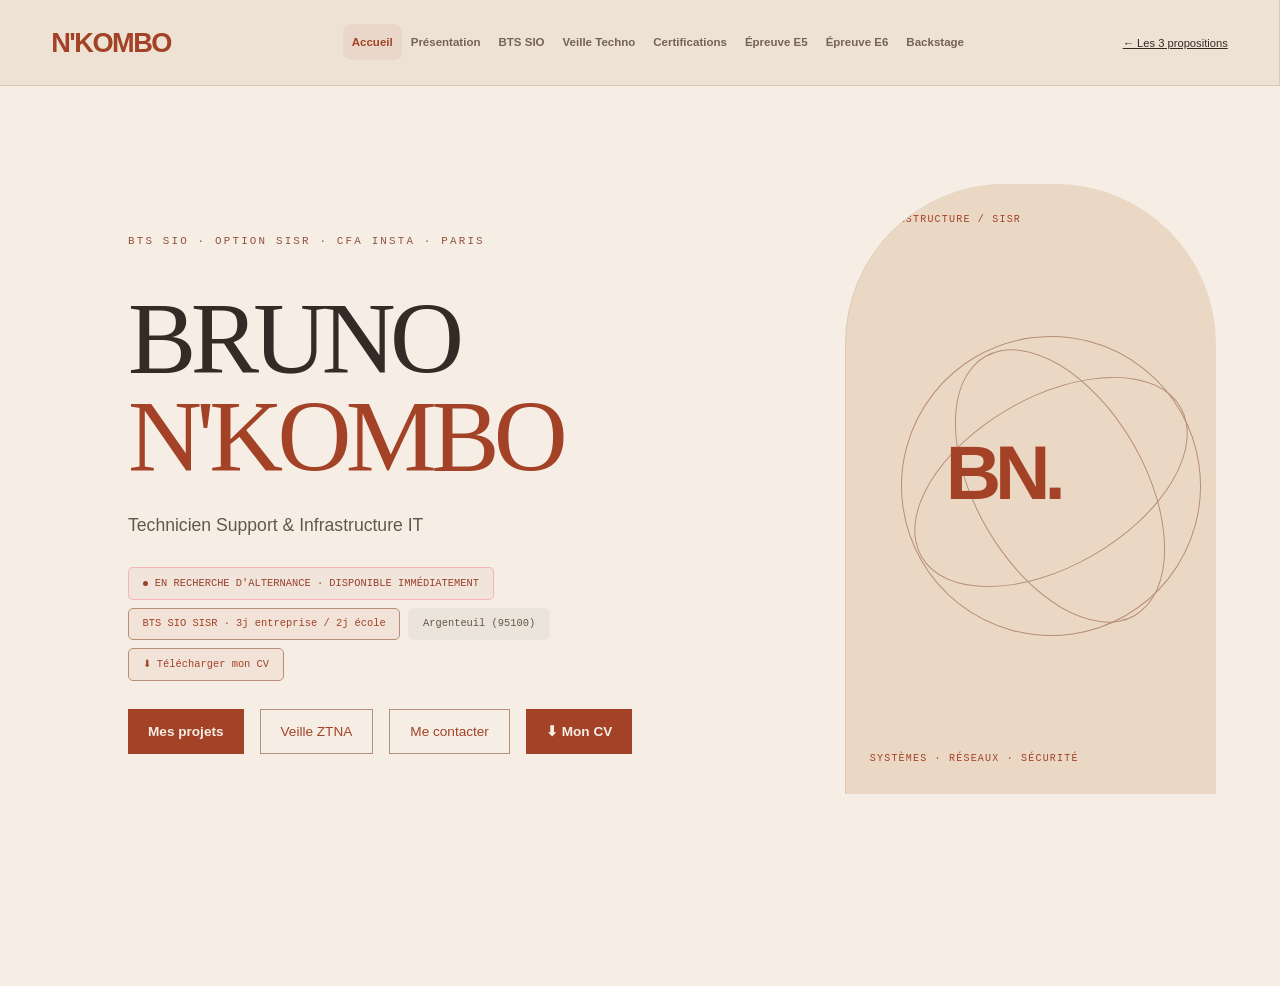
<file: editorial.html>
<!DOCTYPE html>
<html lang="fr">
<head>
<meta charset="UTF-8">
<meta name="description" content="Portfolio de Bruno N’KOMBO, étudiant en BTS SIO SISR : projets systèmes et réseaux, certifications et veille technologique.">
<meta name="referrer" content="strict-origin-when-cross-origin">
<meta http-equiv="Content-Security-Policy" content="default-src 'self'; script-src 'self'; style-src 'self' 'unsafe-inline'; img-src 'self' data:; font-src 'self'; connect-src 'none'; object-src 'none'; base-uri 'none'; form-action 'none'">
<meta name="viewport" content="width=device-width, initial-scale=1.0">
<title>Bruno N'KOMBO · Portfolio BTS SIO SISR</title>



<link rel="stylesheet" href="base.css"><link rel="stylesheet" href="design.css">
</head>
<body class="editorial"><a class="skip" href="#p-home">Aller au contenu</a>

<button class="ham" id="ham" aria-label="Ouvrir la navigation" aria-controls="sb" aria-expanded="false"><span></span><span></span><span></span></button>
<div class="overlay" id="overlay"></div>

<nav class="sb" id="sb">
  <div class="sb-logo">
    <div class="sb-logo-main">N'KOMBO</div>
    <div class="sb-logo-sub">Portfolio · BTS SIO SISR · 2025–2027</div>
  </div>
  <ul class="sb-nav">
    <li><a class="on" href="#p-home" data-page="p-home"><span class="sb-num">01</span><span class="sb-lbl">Accueil</span></a></li>
    <li><a href="#p-about" data-page="p-about"><span class="sb-num">02</span><span class="sb-lbl">Présentation</span></a></li>
    <li><a href="#p-bts" data-page="p-bts"><span class="sb-num">03</span><span class="sb-lbl">BTS SIO</span></a></li>
    <li><a href="#p-veille" data-page="p-veille"><span class="sb-num">04</span><span class="sb-lbl">Veille Techno</span></a></li>
    <li><a href="#p-certs" data-page="p-certs"><span class="sb-num">05</span><span class="sb-lbl">Certifications</span></a></li>
    <li><a href="#p-e5" data-page="p-e5"><span class="sb-num">06</span><span class="sb-lbl">Épreuve E5</span></a></li>
    <li><a href="#p-e6" data-page="p-e6"><span class="sb-num">07</span><span class="sb-lbl">Épreuve E6</span></a></li>
    <li><a href="#p-labs" data-page="p-labs"><span class="sb-num">08</span><span class="sb-lbl">Backstage</span></a></li>
  </ul>
  <div class="sb-foot"><a class="back-design" href="index.html">← Les 3 propositions</a>
    <div class="sb-status"><span class="pulse"></span><span>EN RECHERCHE<br>D'ALTERNANCE</span></div>
  </div>
</nav>

<main class="main">
<div class="bread" id="bread">PORTFOLIO · ACCUEIL</div>

<!-- 01 ACCUEIL -->
<div class="page on" id="p-home">
  <div class="hero-art" aria-hidden="true"><span>INFRASTRUCTURE / SISR</span><div class="orbit o1"></div><div class="orbit o2"></div><div class="orbit o3"></div><b>BN.</b><small>SYSTÈMES · RÉSEAUX · SÉCURITÉ</small></div>
  <div class="home-inner">
    <p class="home-eyebrow">BTS SIO · Option SISR · CFA INSTA · Paris</p>
    <h1 class="home-name"><span class="line1">BRUNO</span><span class="line2">N'KOMBO</span></h1>
    <p class="home-title">Technicien Support &amp; Infrastructure IT</p>
    <div class="home-badges">
      <span class="badge badge-red"><span class="pulse-dot"></span> EN RECHERCHE D'ALTERNANCE · DISPONIBLE IMMÉDIATEMENT</span>
      <span class="badge badge-mint">BTS SIO SISR · 3j entreprise / 2j école</span>
      <span class="badge badge-mute">Argenteuil (95100)</span>
      <a href="Bruno%20NKOMBO%20CV.pdf" download class="badge badge-mint" style="cursor:pointer">⬇ Télécharger mon CV</a>
    </div>
    <div class="home-cta">
      <a class="btn btn-mint" href="#p-e6" data-page="p-e6">Mes projets</a>
      <a class="btn btn-ghost" href="#p-veille" data-page="p-veille">Veille ZTNA</a>
      <a class="btn btn-ghost" href="https://www.linkedin.com/in/bruno-nkombo" target="_blank" rel="noopener noreferrer">Me contacter</a>
      <a class="btn btn-mint" href="Bruno%20NKOMBO%20CV.pdf" download>⬇ Mon CV</a>
    </div>
  </div>
  <div class="ghostnum">01</div>
</div>

<!-- 02 PRÉSENTATION -->
<div class="page" id="p-about">
  <div class="pg">
    <h1 class="pg-title">PRÉ<span class="acc">SENTATION</span></h1>
    <div class="pg-line"><span class="pg-tag">// À propos de moi</span></div>
    <div class="about-grid">
      <div class="about-text">
        <p><strong>Bonjour</strong>, je m'appelle <strong>Bruno N'KOMBO</strong>, j'ai 20 ans et je suis étudiant en 1ère année de <strong>BTS SIO option SISR</strong> au CFA INSTA (Paris).</p>
        <p>Profil <strong>terrain et opérationnel</strong>, je conçois et documente des infrastructures réelles : Active Directory, pfSense, VLAN Cisco, virtualisation Proxmox/VMware, stack LAMP. J'ai acquis une première expérience de gestion de parc informatique et de support utilisateur en environnement associatif.</p>
        <p>Passionné par la <strong>cybersécurité</strong> et les réseaux, je mène en parallèle une <strong>veille technologique</strong> active sur les architectures Zero Trust (ZTNA), l'IA appliquée aux firewalls et la virtualisation avancée.</p>
        <p>Je recherche activement un <strong>contrat d'alternance</strong> en support informatique et administration systèmes &amp; réseaux — rythme 3j entreprise / 2j école.</p>
      </div>
      <div class="info-stack">
        <div class="info-row"><div class="info-key">Formation</div><div class="info-val">BTS SIO option SISR</div></div>
        <div class="info-row"><div class="info-key">Établissement</div><div class="info-val">CFA INSTA — Paris</div></div>
        <div class="info-row"><div class="info-key">Rythme souhaité</div><div class="info-val">3j entreprise / 2j école</div></div>
        <div class="info-row"><div class="info-key">Localisation</div><div class="info-val">Argenteuil (95100)</div></div>
        <div class="info-row"><div class="info-key">LinkedIn</div><div class="info-val"><a href="https://www.linkedin.com/in/bruno-nkombo" target="_blank" rel="noopener noreferrer" style="color:var(--mint)">in/bruno-nkombo ↗</a></div></div>
        <div class="info-row"><div class="info-key">Langues</div><div class="info-val">Français (natif) · Anglais B2</div></div>
      </div>
    </div>
    <div class="divider"></div>
    <div class="section-label">MES <span class="acc">QUALITÉS</span></div>
    <div class="qualities-grid">
      <div class="quality"><div class="quality-n">01 ·</div><div class="quality-t">Autonomie terrain</div><div class="quality-d">Conception et déploiement d'infrastructure de bout en bout, de la configuration au test, sans supervision constante.</div></div>
      <div class="quality"><div class="quality-n">02 ·</div><div class="quality-t">Rigueur documentaire</div><div class="quality-d">Chaque infrastructure est documentée, schématisée (draw.io) et rédigée pour garantir la reproductibilité.</div></div>
      <div class="quality"><div class="quality-n">03 ·</div><div class="quality-t">Résolution de problèmes</div><div class="quality-d">Analyse méthodique, diagnostic et résolution des incidents — l'ingénierie c'est savoir pourquoi ça n'a pas marché.</div></div>
      <div class="quality"><div class="quality-n">04 ·</div><div class="quality-t">Adaptabilité</div><div class="quality-d">À l'aise avec de nouveaux environnements, OS ou technologies. Apprentissage rapide par la pratique.</div></div>
      <div class="quality"><div class="quality-n">05 ·</div><div class="quality-t">Esprit d'équipe</div><div class="quality-d">Expérience de travail collaboratif en environnement associatif, partage et communication naturels.</div></div>
      <div class="quality"><div class="quality-n">06 ·</div><div class="quality-t">Curiosité technique</div><div class="quality-d">Veille constante sur les réseaux, IA et cybersécurité — 8 certifications obtenues en autodidacte.</div></div>
    </div>
    <div class="divider"></div>
    <div class="section-label">EXPÉ<span class="acc">RIENCE</span></div>
    <div class="exp-card">
      <div class="exp-header">
        <div><div class="exp-org">ONG Elite WomanClub — Brazzaville, Congo</div><div class="exp-role">Chargé de Gestion Informatique &amp; Communication numérique</div></div>
        <div class="exp-period">2024 – 2025</div>
      </div>
      <ul class="exp-list">
        <li>Gestion et maintenance du parc informatique (postes, périphériques, comptes utilisateurs)</li>
        <li>Support utilisateur N1 : diagnostic, résolution d'incidents bureautiques, configuration de postes</li>
        <li>Mise en place de procédures numériques pour fluidifier le travail collaboratif (droits d'accès, sauvegardes)</li>
        <li>Production de documents et supports de communication (MS Office, Photoshop, Canva)</li>
      </ul>
    </div>
  </div>
  <div class="ghostnum">02</div>
</div>

<!-- 03 BTS SIO -->
<div class="page" id="p-bts">
  <div class="pg">
    <h1 class="pg-title">BTS <span class="acc">SIO</span></h1>
    <div class="pg-line"><span class="pg-tag">// Qu'est-ce que le BTS SIO ?</span></div>
    <p class="bts-intro">Le <strong>Brevet de Technicien Supérieur en Services Informatiques aux Organisations (BTS SIO)</strong> est un diplôme de deux ans après le baccalauréat offrant une formation pratique en informatique. Il enseigne des compétences essentielles en <strong>support informatique</strong>, <strong>services informatiques</strong> et <strong>cybersécurité</strong>. Au terme du premier semestre, il propose deux options permettant d'acquérir des compétences supplémentaires selon la spécialisation choisie.</p>
    <div class="bts-grid">
      <div class="bts-card active-option">
        <div class="bts-badge active">✓ Mon option</div>
        <div class="bts-card-title">Option SISR</div>
        <div class="bts-card-sub">Solutions d'Infrastructure, Systèmes et Réseaux</div>
        <ul class="bts-list">
          <li>Administration des systèmes et réseaux</li>
          <li>Conception et déploiement d'infrastructures</li>
          <li>Cybersécurité : protection des données et équipements</li>
          <li>Support informatique et transformation numérique</li>
          <li>Supervision, tests et maintenance réseau</li>
        </ul>
      </div>
      <div class="bts-card">
        <div class="bts-badge inactive">Autre option</div>
        <div class="bts-card-title">Option SLAM</div>
        <div class="bts-card-sub">Solutions Logicielles et Applications Métier</div>
        <ul class="bts-list">
          <li>Conception et développement d'applications</li>
          <li>Gestion de bases de données</li>
          <li>Déploiement et maintenance applicative</li>
          <li>Cybersécurité des solutions logicielles</li>
          <li>Gestion de version et intégration continue</li>
        </ul>
      </div>
    </div>
    <div class="bts-timeline">
      <div class="tl-item"><div class="tl-year">2024</div><div class="tl-desc">Baccalauréat — Brazzaville, Congo</div></div>
      <div class="tl-item"><div class="tl-year">2025</div><div class="tl-desc">Entrée en BTS SIO SISR — CFA INSTA, Paris</div></div>
      <div class="tl-item"><div class="tl-year">2026</div><div class="tl-desc">1ère année en cours · E5 &amp; E6 · Labs terrain</div></div>
      <div class="tl-item"><div class="tl-year">2027</div><div class="tl-desc">Obtention du BTS SIO SISR · Objectif : Licence</div></div>
    </div>
  </div>
  <div class="ghostnum">03</div>
</div>

<!-- 04 VEILLE TECHNOLOGIQUE -->
<div class="page" id="p-veille">
  <div class="pg">
    <h1 class="pg-title">VEILLE <span class="acc">TECHNO</span></h1>
    <div class="pg-line"><span class="pg-tag">// ZTNA · Zero Trust Network Access</span></div>

    <!-- Définition veille -->
    <div class="section-label">QU'EST-CE QU'UNE <span class="acc">VEILLE TECHNOLOGIQUE ?</span></div>
    <div class="veille-def">
      <div class="veille-def-text">
        <p>La <strong>veille technologique</strong> est un processus continu et systématique de surveillance, de collecte et d'analyse des innovations, tendances et évolutions technologiques dans un domaine précis. Elle permet d'<strong>anticiper les changements</strong>, d'identifier les opportunités et de rester informé des dernières avancées avant qu'elles ne deviennent incontournables.</p>
        <p>Dans le domaine de la <strong>cybersécurité réseau</strong>, cette veille est essentielle : les menaces évoluent en permanence, les architectures se transforment (cloud, Zero Trust, SD-WAN), et de nouvelles solutions open-source émergent chaque mois. Être informé, c'est être en mesure de proposer des solutions adaptées et à jour.</p>
        <p>Ma veille porte spécifiquement sur les <strong>architectures ZTNA</strong>, les <strong>firewalls nouvelle génération</strong> et l'<strong>intégration de l'IA dans la sécurité réseau</strong>.</p>
      </div>
      <div class="terminal-box">
        <div class="terminal-top">
          <div class="terminal-dot" style="background:#ff5f57"></div>
          <div class="terminal-dot" style="background:#ffbd2e"></div>
          <div class="terminal-dot" style="background:#28c940"></div>
          <span class="terminal-title">Google Alerts — Mots-clés surveillés</span>
        </div>
        <div class="terminal-line"><span class="prompt">$</span><span class="val">"ZTNA" OR "Zero Trust Network Access"</span></div>
        <div class="terminal-line"><span class="prompt">$</span><span class="val">"Zero Trust Security" 2025 2026</span></div>
        <div class="terminal-line"><span class="prompt">$</span><span class="val">"Network Access Control" open source</span></div>
        <div class="terminal-line"><span class="prompt">$</span><span class="val">"pfSense" OR "OpenZiti" OR "Netbird"</span></div>
        <div class="terminal-line"><span class="prompt">$</span><span class="val">"AI firewall" OR "IA sécurité réseau"</span></div>
        <div style="margin-top:.75rem;padding-top:.75rem;border-top:1px solid var(--bdr)">
          <div class="terminal-line"><span class="prompt" style="color:var(--w3)">freq</span><span class="val" style="color:var(--w2)">Au fil de l'eau (temps réel)</span></div>
          <div class="terminal-line"><span class="prompt" style="color:var(--w3)">src</span><span class="val" style="color:var(--w2)">Actualités · Web · Blogs tech</span></div>
          <div class="terminal-line"><span class="prompt" style="color:var(--w3)">lang</span><span class="val" style="color:var(--w2)">Français + Anglais</span></div>
        </div>
      </div>
    </div>

    <div class="divider"></div>

    <!-- Définition ZTNA -->
    <div class="section-label">ZTNA — <span class="acc">DÉFINITION</span></div>
    <div class="ztna-def-block">
      <p>Le <em>ZTNA (Zero Trust Network Access)</em> est un modèle de sécurité réseau fondé sur le principe <strong>« Ne jamais faire confiance, toujours vérifier »</strong> (Never Trust, Always Verify). Contrairement aux VPN traditionnels qui accordent un accès large au réseau dès l'authentification réalisée, le ZTNA applique des <strong>contrôles d'accès granulaires</strong> basés sur l'identité de l'utilisateur, le contexte de la connexion et la posture de l'appareil.</p>
      <p>Chaque requête d'accès est évaluée <strong>individuellement et en continu</strong>, quelle que soit la localisation de l'utilisateur (bureau, télétravail, mobilité) ou de la ressource (on-premise, cloud, SaaS). L'accès est accordé uniquement aux ressources strictement nécessaires selon le <strong>principe du moindre privilège</strong>.</p>
      <div class="concepts-row">
        <span class="concept-badge">Never Trust, Always Verify</span>
        <span class="concept-badge">Microsegmentation</span>
        <span class="concept-badge">Authentification MFA</span>
        <span class="concept-badge">Posture de l'endpoint</span>
        <span class="concept-badge">Moindre privilège</span>
        <span class="concept-badge">Accès conditionnel</span>
        <span class="concept-badge">Contrôle continu</span>
      </div>
    </div>

    <div class="divider"></div>

    <!-- Types ZTNA -->
    <div class="section-label">LES DIFFÉRENTS <span class="acc">TYPES DE ZTNA</span></div>
    <div class="types-grid">
      <div class="type-card">
        <div class="type-num">01</div>
        <div class="type-name">ZTNA Initié par l'agent (Client-initiated)</div>
        <div class="type-desc">Un logiciel agent est installé sur l'appareil de l'utilisateur. Il s'authentifie auprès d'un broker ZTNA et établit un tunnel chiffré vers les ressources autorisées.</div>
        <ul class="type-pros">
          <li>Contrôle fin de la posture de l'endpoint</li>
          <li>Vérification antivirus, OS, MDM</li>
          <li>Adapté aux équipements gérés (entreprise)</li>
        </ul>
      </div>
      <div class="type-card">
        <div class="type-num">02</div>
        <div class="type-name">ZTNA Initié par le service (Service-initiated)</div>
        <div class="type-desc">Aucun agent client requis. Un connecteur léger installé côté ressource établit une connexion sortante (outbound-only) vers un cloud broker qui relaie les accès autorisés.</div>
        <ul class="type-pros">
          <li>Fonctionne sans agent sur le client</li>
          <li>Adapté aux BYOD et partenaires externes</li>
          <li>Ressources jamais exposées directement</li>
        </ul>
      </div>
      <div class="type-card">
        <div class="type-num">03</div>
        <div class="type-name">ZTNA Cloud-Native (as a Service)</div>
        <div class="type-desc">L'intégralité de l'infrastructure ZTNA est hébergée et gérée dans le cloud par le fournisseur. L'entreprise n'administre aucune infrastructure on-premise dédiée.</div>
        <ul class="type-pros">
          <li>Scalabilité automatique</li>
          <li>Maintenance minimale pour l'entreprise</li>
          <li>Idéal pour architectures SaaS / multi-cloud</li>
        </ul>
      </div>
    </div>

    <div class="divider"></div>

    <!-- Solutions open-source -->
    <div class="section-label">SOLUTIONS <span class="acc">OPEN-SOURCE</span></div>
    <div class="os-grid">
      <div class="os-card">
        <div class="os-name">OpenZiti ⭐</div>
        <div class="os-repo">github · openziti/ziti</div>
        <div class="os-desc">Réseau overlay zero trust complet, auto-hébergeable. SDKs disponibles (Go, Python, JS). Intégrable directement dans les applications.</div>
        <div class="os-tags"><span class="tag">Overlay réseau</span><span class="tag">Multi-SDK</span><span class="tag">On-premise</span></div>
      </div>
      <div class="os-card">
        <div class="os-name">Netbird</div>
        <div class="os-repo">github · netbirdio/netbird</div>
        <div class="os-desc">Réseau mesh peer-to-peer basé sur WireGuard avec contrôle centralisé. Interface web intuitive. Supporte l'auto-hébergement du control plane.</div>
        <div class="os-tags"><span class="tag">WireGuard</span><span class="tag">P2P mesh</span><span class="tag">Auto-hébergé</span></div>
      </div>
      <div class="os-card">
        <div class="os-name">Headscale</div>
        <div class="os-repo">github · juanfont/headscale</div>
        <div class="os-desc">Implémentation open-source du serveur de contrôle Tailscale. WireGuard sous le capot. Auto-hébergement complet du control plane Tailscale.</div>
        <div class="os-tags"><span class="tag">WireGuard</span><span class="tag">Tailscale</span><span class="tag">Control plane</span></div>
      </div>
      <div class="os-card">
        <div class="os-name">Teleport</div>
        <div class="os-repo">github · gravitational/teleport</div>
        <div class="os-desc">Accès unifié SSH, Kubernetes, bases de données et applications web. Certificats éphémères, audit complet des sessions, sans VPN.</div>
        <div class="os-tags"><span class="tag">SSH</span><span class="tag">Kubernetes</span><span class="tag">Certificats</span></div>
      </div>
      <div class="os-card">
        <div class="os-name">Pritunl</div>
        <div class="os-repo">github · pritunl/pritunl</div>
        <div class="os-desc">Serveur VPN/ZTNA avec interface admin web élégante. Support OpenVPN et WireGuard. Version communautaire gratuite et auto-hébergeable.</div>
        <div class="os-tags"><span class="tag">OpenVPN</span><span class="tag">WireGuard</span><span class="tag">Web admin</span></div>
      </div>
    </div>

    <div class="divider"></div>

    <!-- Flux d'actualités live -->
    <div class="live-feed-header">
      <div class="section-label" style="margin-bottom:0">ACTUALITÉS <span class="acc">ZTNA</span></div>
      
      
    </div>
    <div class="feed-container">
      <div class="feed-top">
        <span class="feed-label">Source · Google News — ZTNA / Zero Trust</span>
        <span class="feed-label" id="feed-ts"></span>
      </div>
      <div id="ztna-feed"><div class="feed-error">Consulter les actualités ZTNA sur <a href="https://news.google.com/search?q=ZTNA+Zero+Trust+Network+Access&amp;hl=fr" target="_blank" rel="noopener noreferrer">Google News ↗</a>. Aucun flux externe n’est chargé automatiquement.</div></div>
    </div>

  </div>
  <div class="ghostnum">04</div>
</div>

<!-- 05 CERTIFICATIONS -->
<div class="page" id="p-certs">
  <div class="pg">
    <h1 class="pg-title">CERTIFI<span class="acc">CATIONS</span></h1>
    <div class="pg-line"><span class="pg-tag">// 19 certifications obtenues · Cisco · ANSSI · Anthropic</span></div>
    <div class="cert-group">
      <div class="cert-issuer">CISCO / CREDLY</div>
      <div class="cert-grid">
        <div class="cert-card"><div class="cert-org">Cisco · Credly</div><div class="cert-name">Introduction to Cybersecurity</div><div class="cert-date">Décembre 2025</div><a href="https://www.credly.com/badges/f04bcb7b-49ec-4f3e-9e32-d081387b4482/public_url" target="_blank" rel="noopener noreferrer" class="cert-link">Voir le badge</a></div>
        <div class="cert-card"><div class="cert-org">Cisco · Credly</div><div class="cert-name">Networking Basics</div><div class="cert-date">Décembre 2025</div><a href="https://www.credly.com/badges/dd01699a-a0b7-4c59-893a-77b176677302/public_url" target="_blank" rel="noopener noreferrer" class="cert-link">Voir le badge</a></div>
      </div>
    </div>
    <div class="cert-group">
      <div class="cert-issuer">ANSSI / MOOC</div>
      <div class="cert-grid">
        <div class="cert-card"><div class="cert-org">ANSSI — SecNumacadémie</div><div class="cert-name">MOOC Cybersécurité</div><div class="cert-date">Décembre 2025</div><a href="https://secnumacademie.gouv.fr/" target="_blank" rel="noopener noreferrer" class="cert-link">SecNumacadémie</a></div>
      </div>
    </div>
    <div class="cert-group">
      <div class="cert-issuer">ANTHROPIC · CLAUDE PLATFORM — 5 CERTIFICATIONS</div>
      <div class="cert-grid">
        <div class="cert-card"><div class="cert-org">Anthropic</div><div class="cert-name">Claude 101</div><div class="cert-date">Mai 2026</div><a href="certifications/anthropic/claude-101.pdf" target="_blank" rel="noopener noreferrer" class="cert-link">⬇ Certificat PDF</a></div>
        <div class="cert-card"><div class="cert-org">Anthropic</div><div class="cert-name">Claude Code 101</div><div class="cert-date">Mai 2026</div><a href="certifications/anthropic/claude-code-101.pdf" target="_blank" rel="noopener noreferrer" class="cert-link">⬇ Certificat PDF</a></div>
        <div class="cert-card"><div class="cert-org">Anthropic</div><div class="cert-name">Claude Code in Action</div><div class="cert-date">Juin 2026</div><a href="certifications/anthropic/claude-code-in-action.pdf" target="_blank" rel="noopener noreferrer" class="cert-link">⬇ Certificat PDF</a></div>
        <div class="cert-card"><div class="cert-org">Anthropic</div><div class="cert-name">Claude Platform 101</div><div class="cert-date">Juin 2026</div><a href="certifications/anthropic/claude-platform-101.pdf" target="_blank" rel="noopener noreferrer" class="cert-link">⬇ Certificat PDF</a></div>
        <div class="cert-card"><div class="cert-org">Anthropic</div><div class="cert-name">Introduction to Claude Cowork</div><div class="cert-date">Mai 2026</div><a href="certifications/anthropic/introduction-to-claude-cowork.pdf" target="_blank" rel="noopener noreferrer" class="cert-link">⬇ Certificat PDF</a></div>
      </div>
    </div>
    <div class="cert-group">
      <div class="cert-issuer">ANTHROPIC · AI AGENTS & MCP — 4 CERTIFICATIONS</div>
      <div class="cert-grid">
        <div class="cert-card"><div class="cert-org">Anthropic</div><div class="cert-name">Introduction to agent skills</div><div class="cert-date">Juin 2026</div><a href="certifications/anthropic/introduction-to-agent-skills.pdf" target="_blank" rel="noopener noreferrer" class="cert-link">⬇ Certificat PDF</a></div>
        <div class="cert-card"><div class="cert-org">Anthropic</div><div class="cert-name">Introduction to subagents</div><div class="cert-date">Juin 2026</div><a href="certifications/anthropic/introduction-to-subagents.pdf" target="_blank" rel="noopener noreferrer" class="cert-link">⬇ Certificat PDF</a></div>
        <div class="cert-card"><div class="cert-org">Anthropic</div><div class="cert-name">Introduction to Model Context Protocol</div><div class="cert-date">Juin 2026</div><a href="certifications/anthropic/introduction-to-mcp.pdf" target="_blank" rel="noopener noreferrer" class="cert-link">⬇ Certificat PDF</a></div>
        <div class="cert-card"><div class="cert-org">Anthropic</div><div class="cert-name">Model Context Protocol: Advanced Topics</div><div class="cert-date">Juin 2026</div><a href="certifications/anthropic/mcp-advanced-topics.pdf" target="_blank" rel="noopener noreferrer" class="cert-link">⬇ Certificat PDF</a></div>
      </div>
    </div>
    <div class="cert-group">
      <div class="cert-issuer">ANTHROPIC · AI FLUENCY — 7 CERTIFICATIONS</div>
      <div class="cert-grid">
        <div class="cert-card"><div class="cert-org">Anthropic</div><div class="cert-name">AI Fluency: Framework & Foundations</div><div class="cert-date">Juin 2026</div><a href="certifications/anthropic/ai-fluency-framework-foundations.pdf" target="_blank" rel="noopener noreferrer" class="cert-link">⬇ Certificat PDF</a></div>
        <div class="cert-card"><div class="cert-org">Anthropic</div><div class="cert-name">AI Fluency: AI Capabilities & Limitations</div><div class="cert-date">Juin 2026</div><a href="certifications/anthropic/ai-fluency-capabilities-limitations.pdf" target="_blank" rel="noopener noreferrer" class="cert-link">⬇ Certificat PDF</a></div>
        <div class="cert-card"><div class="cert-org">Anthropic</div><div class="cert-name">AI Fluency for Students</div><div class="cert-date">Mai 2026</div><a href="certifications/anthropic/ai-fluency-students.pdf" target="_blank" rel="noopener noreferrer" class="cert-link">⬇ Certificat PDF</a></div>
        <div class="cert-card"><div class="cert-org">Anthropic</div><div class="cert-name">Teaching the AI Fluency Framework</div><div class="cert-date">Juin 2026</div><a href="certifications/anthropic/teaching-ai-fluency-framework.pdf" target="_blank" rel="noopener noreferrer" class="cert-link">⬇ Certificat PDF</a></div>
        <div class="cert-card"><div class="cert-org">Anthropic · PayPal</div><div class="cert-name">AI Fluency for Small Businesses</div><div class="cert-date">Mai 2026</div><a href="certifications/anthropic/ai-fluency-small-businesses.pdf" target="_blank" rel="noopener noreferrer" class="cert-link">⬇ Certificat PDF</a></div>
        <div class="cert-card"><div class="cert-org">Anthropic · GivingTuesday</div><div class="cert-name">AI Fluency for Nonprofits</div><div class="cert-date">Juin 2026</div><a href="certifications/anthropic/ai-fluency-nonprofits.pdf" target="_blank" rel="noopener noreferrer" class="cert-link">⬇ Certificat PDF</a></div>
        <div class="cert-card"><div class="cert-org">Anthropic · UCC</div><div class="cert-name">AI Fluency for Educators</div><div class="cert-date">Juin 2026</div><a href="certifications/anthropic/ai-fluency-educators.pdf" target="_blank" rel="noopener noreferrer" class="cert-link">⬇ Certificat PDF</a></div>
      </div>
    </div>
  </div>
  <div class="ghostnum">05</div>
</div>

<!-- 06 ÉPREUVE E5 -->
<div class="page" id="p-e5">
  <div class="pg">
    <h1 class="pg-title">ÉPREU<span class="acc">VE E5</span></h1>
    <div style="margin-bottom:1.5rem;padding:1rem 1.5rem;background:rgba(173,239,209,.07);border:1px solid rgba(173,239,209,.2);border-radius:8px;display:flex;align-items:center;justify-content:space-between;flex-wrap:wrap;gap:1rem">
      <div>
        <div style="font-family:'Barlow Condensed',sans-serif;font-weight:700;color:var(--w);font-size:1rem">Tableau de synthèse des réalisations professionnelles</div>
        <div style="font-size:.8rem;color:var(--g)">N'KOMBO Bruno · BTS SIO SISR · CFA INSTA · 5 missions documentées</div>
      </div>
      <a href="E5/Tableau_synthese_Bruno_NKOMBO.xlsx" target="_blank" rel="noopener noreferrer" class="btn btn-mint" style="font-size:.8rem">⬇ Tableau de synthèse</a>
    </div>
    <div class="pg-line"><span class="pg-tag">// Intégration de services informatiques · Labs &amp; Projets BTS</span></div>
    <div class="lab-list">
      <div class="lab-item">
        <div class="lab-header"><div class="lab-num" style="font-size:1.1rem;min-width:5rem">Mission 1</div><div class="lab-meta"><div class="lab-title">Infrastructure Réseau Segmentée — Switch L3, VLANs, Samba & FTP</div><div class="lab-stack"><span class="tag">Cisco Layer 3</span><span class="tag">VMware</span><span class="tag">Samba</span><span class="tag">vsftpd</span><span class="tag">Linux Debian</span><span class="tag">pfSense</span></div></div></div>
        <div class="lab-body"><ul class="lab-points"><li>Configuration Switch Layer 3 : VLANs 10 et 11, routage inter-VLAN, NAT/PAT</li><li>Serveur Linux Debian : partage réseau Samba (SMB/CIFS) et serveur FTP vsftpd</li><li>Firewall pfSense : règles de filtrage, cloisonnement réseau, accès Internet</li><li>Tests de connectivité validés : ping inter-VLAN, transfert de fichiers Samba et FTP</li><li>Documentation complète et schémas réseau draw.io</li></ul><a href="E5/Compte_Rendu_Infrastructure_Reseau_VLAN.pdf" target="_blank" rel="noopener noreferrer" class="btn btn-mint" style="margin-top:.8rem;font-size:.8rem;display:inline-block">⬇ Compte Rendu PDF</a></div>
      </div>
      <div class="lab-item">
        <div class="lab-header"><div class="lab-num" style="font-size:1.1rem;min-width:5rem">Mission 2</div><div class="lab-meta"><div class="lab-title">Serveur Web LAMP sécurisé — Debian, Apache2, MariaDB</div><div class="lab-stack"><span class="tag">Debian 12</span><span class="tag">Apache2</span><span class="tag">PHP</span><span class="tag">MariaDB</span><span class="tag">pfSense</span><span class="tag">VMware</span></div></div></div>
        <div class="lab-body"><ul class="lab-points"><li>Installation stack LAMP sur VM Debian 12 : Apache2, PHP, MariaDB</li><li>Hébergement d'un site dynamique avec base de données MariaDB</li><li>Sécurisation pfSense : seuls les ports 80/443 ouverts, reste filtré</li><li>Schémas réseau draw.io — documentation en cours</li></ul><p class="document-pending">Compte rendu LAMP à ajouter — document dédié absent de l’archive.</p></div>
      </div>
      <div class="lab-item">
        <div class="lab-header"><div class="lab-num" style="font-size:1.1rem;min-width:5rem">Mission 3</div><div class="lab-meta"><div class="lab-title">Déploiement de VMs sur Infrastructure VLAN — Windows Server & Linux</div><div class="lab-stack"><span class="tag">VMware</span><span class="tag">Windows Server 2022</span><span class="tag">Active Directory</span><span class="tag">Linux Debian</span><span class="tag">Samba</span><span class="tag">FTP</span><span class="tag">Switch L3</span></div></div></div>
        <div class="lab-body"><ul class="lab-points"><li>Déploiement de VMs en mode Bridge sur infrastructure VLAN (Switch Layer 3)</li><li>VM Windows Server 2022 : Active Directory (ADDS), DNS intégré, GPO par département</li><li>VM Linux Debian 12 : serveur Samba (partage fichiers) et vsftpd (FTP)</li><li>Tests de connectivité inter-VLAN validés entre machines physiques et virtuelles</li></ul><a href="E5/CR_Seance_22-05_VMs_Virtualisation.pdf" target="_blank" rel="noopener noreferrer" class="btn btn-mint" style="margin-top:.8rem;font-size:.8rem;display:inline-block">⬇ CR Séance VMs</a></div>
      </div>
      <div class="lab-item">
        <div class="lab-header"><div class="lab-num" style="font-size:1.1rem;min-width:5rem">Mission 4</div><div class="lab-meta"><div class="lab-title">Projet LuckyNet — Micro-réseau Cisco (2 VLANs, Routage inter-VLAN)</div><div class="lab-stack"><span class="tag">Cisco Catalyst 2960</span><span class="tag">Cisco 2800</span><span class="tag">PuTTY</span><span class="tag">VLANs</span><span class="tag">dot1Q</span><span class="tag">Projet BTS</span></div></div></div>
        <div class="lab-body"><ul class="lab-points"><li>Conception d'un micro-réseau : 2 postes clients, switch Cisco Catalyst 2960, routeur Cisco 2800</li><li>Création de 2 VLANs (VLAN 2 et VLAN 3), port trunk g0/1, encapsulation dot1Q</li><li>Routage inter-VLAN via sous-interfaces (192.168.2.254 / 192.168.3.254)</li><li>Tests de connectivité ping, sauvegarde des configs IOS (wr mem)</li><li>Rapport technique complet rédigé — Lucky.co, New York</li></ul><a href="E5/Projet_LuckyNet.pdf" target="_blank" rel="noopener noreferrer" class="btn btn-mint" style="margin-top:.8rem;font-size:.8rem;display:inline-block">⬇ Rapport PDF</a></div>
      </div>
      <div class="lab-item">
        <div class="lab-header"><div class="lab-num" style="font-size:1.1rem;min-width:5rem">Mission 5</div><div class="lab-meta"><div class="lab-title">Fiche Descriptive E5 — Réseau VLAN segmenté pour ALPHACAP Gestion</div><div class="lab-stack"><span class="tag">Cisco Packet Tracer</span><span class="tag">VLANs</span><span class="tag">Routage inter-VLAN</span><span class="tag">DHCP</span><span class="tag">Sécurité réseau</span></div></div></div>
        <div class="lab-body"><ul class="lab-points"><li>Analyse des besoins d'une PME de gestion boursière (données sensibles, 30 employés)</li><li>Conception d'un réseau segmenté en 3 VLANs : Clients (VLAN 10), RH (VLAN 20), Administration (VLAN 30)</li><li>Configuration routeur Cisco : dot1Q, inter-VLAN, DHCP par VLAN</li><li>Sécurisation des accès : cloisonnement par département, données financières protégées</li><li>Simulation complète sur Cisco Packet Tracer — tests de connectivité validés</li></ul><a href="E5/Fiche_Descriptive_E5_ALPHACAP_Gestion.pdf" target="_blank" rel="noopener noreferrer" class="btn btn-mint" style="margin-top:.8rem;font-size:.8rem;display:inline-block">⬇ Fiche Descriptive PDF</a></div>
      </div>
    </div>
  </div>
  <div class="ghostnum">06</div>
</div>

<!-- 07 ÉPREUVE E6 -->
<div class="page" id="p-e6">
  <div class="pg">
    <h1 class="pg-title">ÉPREU<span class="acc">VE E6</span></h1>
    <div class="pg-line"><span class="pg-tag">// Parcours de professionnalisation · Projet infrastructure</span></div>
    <div class="e6-hero">
      <div class="e6-ref">Réf. E6 · CFA INSTA · Février 2026 · Projet individuel</div>
      <div class="e6-proj-title">Mise en place d'une infrastructure réseau LAN segmentée en VLANs avec accès Internet sécurisé</div>
      <div class="e6-context">Switch Cisco Catalyst Layer 3 · Architecture complète sans routeur externe</div>
      <div class="e6-stack"><span class="tag">Cisco Catalyst L3</span><span class="tag">Cisco IOS CLI</span><span class="tag">VLAN</span><span class="tag">SVI</span><span class="tag">DHCP</span><span class="tag">NAT/PAT</span><span class="tag">ACL étendue</span><span class="tag">IPv6</span><span class="tag">PuTTY</span><span class="tag">Wireshark</span></div>
    </div>
    <div class="e6-grid">
      <div class="card">
        <div class="card-tag">// Description du projet</div>
        <p class="e6-desc">Dans le cadre de ma formation BTS SIO option SISR au CFA INSTA, j'ai conçu et déployé seul une <strong>infrastructure réseau d'entreprise</strong> simulant deux services isolés — Comptabilité et Direction — avec accès Internet sécurisé.<br><br>Architecture complète sur switch Cisco Catalyst Layer 3 : deux VLANs distincts (<strong>VLAN2 Comptabilité</strong> 192.168.2.0/24, <strong>VLAN3 Direction</strong> 192.168.3.0/24), routage inter-VLAN via <strong>interfaces SVI</strong>, trois pools DHCP.<br><br>Accès Internet via <strong>NAT/PAT</strong> sur l'interface WAN, protégé par une <strong>ACL étendue WAN_PROTECTION</strong> : blocage du spoofing, des scans NULL/FIN/XMAS, trafic de retour uniquement autorisé depuis le LAN. Base <strong>IPv6</strong> préparée pour migration future.</p>
      </div>
      <div class="card">
        <div class="card-tag">// Compétences mobilisées</div>
        <ul class="e6-skills">
          <li>Conception et déploiement d'infrastructure réseau (VLAN, routage L3, DHCP, NAT)</li>
          <li>Sécurisation d'un périmètre WAN via ACL Cisco IOS</li>
          <li>Dépannage réseau (PuTTY, Wireshark, CLI)</li>
          <li>Tests et validation : ping inter-VLAN, DHCP, navigation web, audit ACL</li>
          <li>Documentation technique complète</li>
        </ul>
        <div style="margin-top:1rem;padding-top:1rem;border-top:1px solid var(--bdr)">
          <div class="card-tag">// Tests réussis</div>
          <div style="display:flex;flex-wrap:wrap;gap:.4rem;margin-top:.5rem"><span class="tag">✓ Ping inter-VLAN</span><span class="tag">✓ DHCP auto</span><span class="tag">✓ Navigation web</span><span class="tag">✓ Audit ACL</span><span class="tag">✓ Anti-spoofing</span></div>
        </div>
      </div>
    </div>
    <div class="e6-doc">
      <div><div class="e6-doc-label">Document officiel E6</div><div class="e6-doc-name">SISR-Fiche-presentation-situation.docx</div></div>
      <a href="https://instafr-my.sharepoint.com/:w:/g/personal/b_nkombo_insta_fr/IQC9xnVuzj0jT6VUuCUH1vUbAZ2XmZ5SOdHEWjlbJ-uChw8?e=ISq2Wi" target="_blank" rel="noopener noreferrer" class="e6-doc-link">Ouvrir le document ↗</a>
    </div>
    <div class="e6-schema" style="margin-top:1.25rem">
      <p>[ Schéma réseau — disponible dans le document officiel ]</p>
      <p style="margin-top:.4rem;opacity:.6">VLAN2 (192.168.2.x) ←── Switch L3 ──→ VLAN3 (192.168.3.x) · WAN → NAT/PAT → Internet</p>
    </div>
  </div>
  <div class="ghostnum">07</div>
</div>

<!-- 08 BACKSTAGE -->
<div class="page" id="p-labs">
  <div class="pg">
    <h1 class="pg-title">BACK<span class="acc">STAGE</span></h1>
    <div class="pg-line"><span class="pg-tag">// Ce qu'il y a derrière le code</span></div>
    <div class="backstage-quote">
      <p>Un portfolio montre souvent le résultat final, mais rarement le chemin parcouru. J'ai choisi d'ouvrir ici mes dossiers Work in Progress — notes brutes, captures de déploiements d'infrastructure, journaux d'erreurs et sessions de debug.</p>
      <cite>« L'ingénierie, c'est avant tout savoir pourquoi ça n'a pas marché la première fois pour faire en sorte que ça tourne parfaitement la seconde. »</cite>
    </div>
    <div class="section-label">PROJETS <span class="acc">EN COURS</span></div>
    <div class="wip-grid">
      <div class="wip-card"><div class="wip-icon">🔐</div><div class="wip-name">Lab Sécurité avancée</div><div class="wip-tag-wrap"><span class="tag">pfSense</span><span class="tag">VPN</span><span class="tag">DMZ</span></div></div>
      <div class="wip-card"><div class="wip-icon">📊</div><div class="wip-name">Monitoring réseau</div><div class="wip-tag-wrap"><span class="tag">GLPI</span><span class="tag">SNMP</span></div></div>
      <div class="wip-card"><div class="wip-icon">🤖</div><div class="wip-name">IA &amp; Firewall (ZTNA)</div><div class="wip-tag-wrap"><span class="tag">Veille</span><span class="tag">IA réseau</span></div></div>
      <div class="wip-card"><div class="wip-icon">🐧</div><div class="wip-name">Scripting Bash</div><div class="wip-tag-wrap"><span class="tag">Linux</span><span class="tag">Debian</span></div></div>
      <div class="wip-card"><div class="wip-icon">⚡</div><div class="wip-name">Proxmox cluster</div><div class="wip-tag-wrap"><span class="tag">Proxmox VE</span><span class="tag">HA</span></div></div>
      <div class="wip-card"><div class="wip-icon">🌐</div><div class="wip-name">IPv6 déploiement</div><div class="wip-tag-wrap"><span class="tag">IPv6</span><span class="tag">Dual-stack</span></div></div>
    </div>
    <div class="divider"></div>
    <div class="section-label">CONTACT <span class="acc">&amp; LIENS</span></div>
    <div style="display:flex;flex-wrap:wrap;gap:.75rem;position:relative;z-index:1">
      <span class="btn btn-ghost" aria-label="Adresse e-mail masquée">✉ ••••••••@••••.•••</span>
      
      <a href="https://www.linkedin.com/in/bruno-nkombo" target="_blank" rel="noopener noreferrer" class="btn btn-ghost">LinkedIn ↗</a>
    </div>
  </div>
  <div class="ghostnum">08</div>
</div>

</main>

<script src="app.js" defer></script>
</body>
</html>
</file>
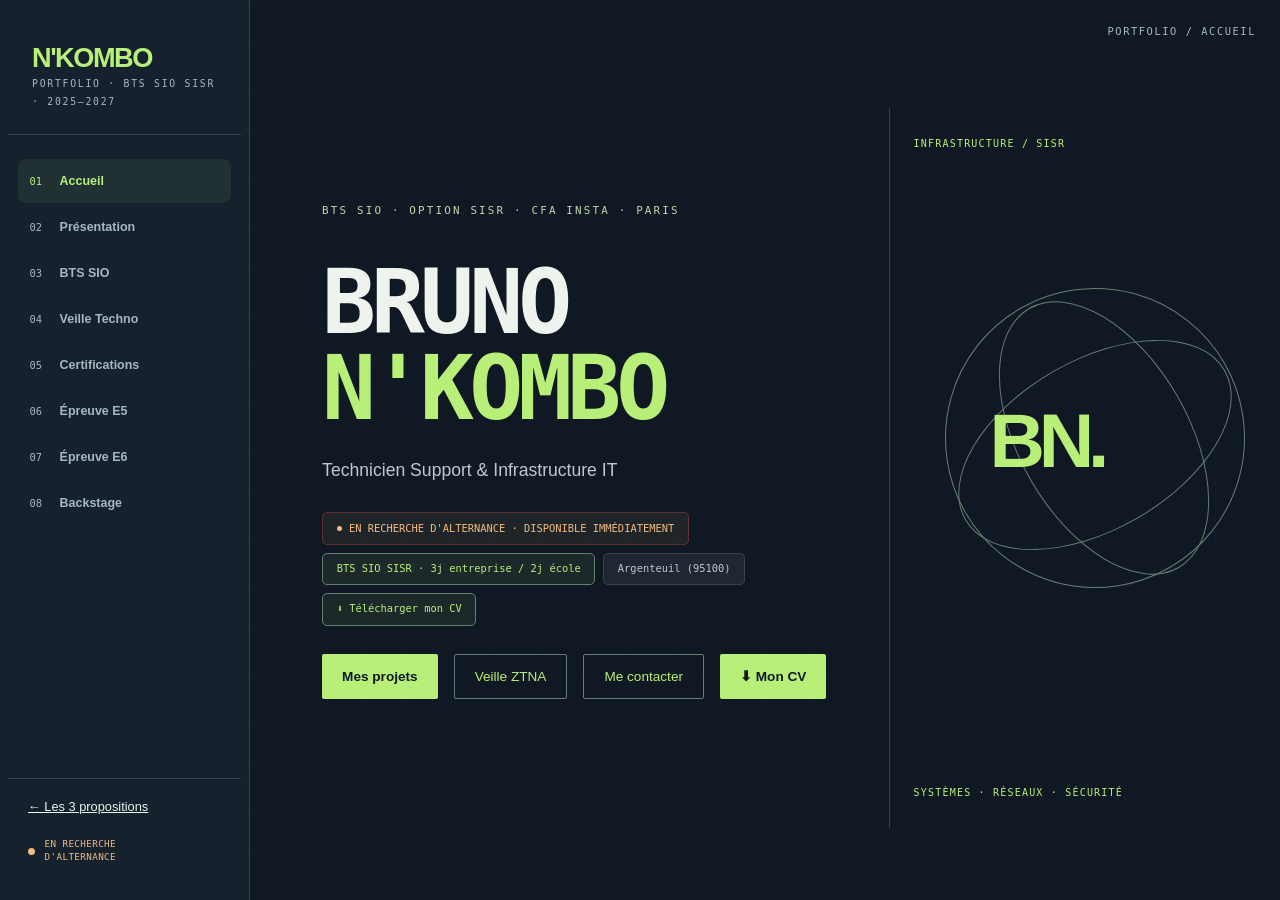
<file: infra.html>
<!DOCTYPE html>
<html lang="fr">
<head>
<meta charset="UTF-8">
<meta name="description" content="Portfolio de Bruno N’KOMBO, étudiant en BTS SIO SISR : projets systèmes et réseaux, certifications et veille technologique.">
<meta name="referrer" content="strict-origin-when-cross-origin">
<meta http-equiv="Content-Security-Policy" content="default-src 'self'; script-src 'self'; style-src 'self' 'unsafe-inline'; img-src 'self' data:; font-src 'self'; connect-src 'none'; object-src 'none'; base-uri 'none'; form-action 'none'">
<meta name="viewport" content="width=device-width, initial-scale=1.0">
<title>Bruno N'KOMBO · Portfolio BTS SIO SISR</title>



<link rel="stylesheet" href="base.css"><link rel="stylesheet" href="design.css">
</head>
<body class="infra"><a class="skip" href="#p-home">Aller au contenu</a>

<button class="ham" id="ham" aria-label="Ouvrir la navigation" aria-controls="sb" aria-expanded="false"><span></span><span></span><span></span></button>
<div class="overlay" id="overlay"></div>

<nav class="sb" id="sb">
  <div class="sb-logo">
    <div class="sb-logo-main">N'KOMBO</div>
    <div class="sb-logo-sub">Portfolio · BTS SIO SISR · 2025–2027</div>
  </div>
  <ul class="sb-nav">
    <li><a class="on" href="#p-home" data-page="p-home"><span class="sb-num">01</span><span class="sb-lbl">Accueil</span></a></li>
    <li><a href="#p-about" data-page="p-about"><span class="sb-num">02</span><span class="sb-lbl">Présentation</span></a></li>
    <li><a href="#p-bts" data-page="p-bts"><span class="sb-num">03</span><span class="sb-lbl">BTS SIO</span></a></li>
    <li><a href="#p-veille" data-page="p-veille"><span class="sb-num">04</span><span class="sb-lbl">Veille Techno</span></a></li>
    <li><a href="#p-certs" data-page="p-certs"><span class="sb-num">05</span><span class="sb-lbl">Certifications</span></a></li>
    <li><a href="#p-e5" data-page="p-e5"><span class="sb-num">06</span><span class="sb-lbl">Épreuve E5</span></a></li>
    <li><a href="#p-e6" data-page="p-e6"><span class="sb-num">07</span><span class="sb-lbl">Épreuve E6</span></a></li>
    <li><a href="#p-labs" data-page="p-labs"><span class="sb-num">08</span><span class="sb-lbl">Backstage</span></a></li>
  </ul>
  <div class="sb-foot"><a class="back-design" href="index.html">← Les 3 propositions</a>
    <div class="sb-status"><span class="pulse"></span><span>EN RECHERCHE<br>D'ALTERNANCE</span></div>
  </div>
</nav>

<main class="main">
<div class="bread" id="bread">PORTFOLIO · ACCUEIL</div>

<!-- 01 ACCUEIL -->
<div class="page on" id="p-home">
  <div class="hero-art" aria-hidden="true"><span>INFRASTRUCTURE / SISR</span><div class="orbit o1"></div><div class="orbit o2"></div><div class="orbit o3"></div><b>BN.</b><small>SYSTÈMES · RÉSEAUX · SÉCURITÉ</small></div>
  <div class="home-inner">
    <p class="home-eyebrow">BTS SIO · Option SISR · CFA INSTA · Paris</p>
    <h1 class="home-name"><span class="line1">BRUNO</span><span class="line2">N'KOMBO</span></h1>
    <p class="home-title">Technicien Support &amp; Infrastructure IT</p>
    <div class="home-badges">
      <span class="badge badge-red"><span class="pulse-dot"></span> EN RECHERCHE D'ALTERNANCE · DISPONIBLE IMMÉDIATEMENT</span>
      <span class="badge badge-mint">BTS SIO SISR · 3j entreprise / 2j école</span>
      <span class="badge badge-mute">Argenteuil (95100)</span>
      <a href="Bruno%20NKOMBO%20CV.pdf" download class="badge badge-mint" style="cursor:pointer">⬇ Télécharger mon CV</a>
    </div>
    <div class="home-cta">
      <a class="btn btn-mint" href="#p-e6" data-page="p-e6">Mes projets</a>
      <a class="btn btn-ghost" href="#p-veille" data-page="p-veille">Veille ZTNA</a>
      <a class="btn btn-ghost" href="https://www.linkedin.com/in/bruno-nkombo" target="_blank" rel="noopener noreferrer">Me contacter</a>
      <a class="btn btn-mint" href="Bruno%20NKOMBO%20CV.pdf" download>⬇ Mon CV</a>
    </div>
  </div>
  <div class="ghostnum">01</div>
</div>

<!-- 02 PRÉSENTATION -->
<div class="page" id="p-about">
  <div class="pg">
    <h1 class="pg-title">PRÉ<span class="acc">SENTATION</span></h1>
    <div class="pg-line"><span class="pg-tag">// À propos de moi</span></div>
    <div class="about-grid">
      <div class="about-text">
        <p><strong>Bonjour</strong>, je m'appelle <strong>Bruno N'KOMBO</strong>, j'ai 20 ans et je suis étudiant en 1ère année de <strong>BTS SIO option SISR</strong> au CFA INSTA (Paris).</p>
        <p>Profil <strong>terrain et opérationnel</strong>, je conçois et documente des infrastructures réelles : Active Directory, pfSense, VLAN Cisco, virtualisation Proxmox/VMware, stack LAMP. J'ai acquis une première expérience de gestion de parc informatique et de support utilisateur en environnement associatif.</p>
        <p>Passionné par la <strong>cybersécurité</strong> et les réseaux, je mène en parallèle une <strong>veille technologique</strong> active sur les architectures Zero Trust (ZTNA), l'IA appliquée aux firewalls et la virtualisation avancée.</p>
        <p>Je recherche activement un <strong>contrat d'alternance</strong> en support informatique et administration systèmes &amp; réseaux — rythme 3j entreprise / 2j école.</p>
      </div>
      <div class="info-stack">
        <div class="info-row"><div class="info-key">Formation</div><div class="info-val">BTS SIO option SISR</div></div>
        <div class="info-row"><div class="info-key">Établissement</div><div class="info-val">CFA INSTA — Paris</div></div>
        <div class="info-row"><div class="info-key">Rythme souhaité</div><div class="info-val">3j entreprise / 2j école</div></div>
        <div class="info-row"><div class="info-key">Localisation</div><div class="info-val">Argenteuil (95100)</div></div>
        <div class="info-row"><div class="info-key">LinkedIn</div><div class="info-val"><a href="https://www.linkedin.com/in/bruno-nkombo" target="_blank" rel="noopener noreferrer" style="color:var(--mint)">in/bruno-nkombo ↗</a></div></div>
        <div class="info-row"><div class="info-key">Langues</div><div class="info-val">Français (natif) · Anglais B2</div></div>
      </div>
    </div>
    <div class="divider"></div>
    <div class="section-label">MES <span class="acc">QUALITÉS</span></div>
    <div class="qualities-grid">
      <div class="quality"><div class="quality-n">01 ·</div><div class="quality-t">Autonomie terrain</div><div class="quality-d">Conception et déploiement d'infrastructure de bout en bout, de la configuration au test, sans supervision constante.</div></div>
      <div class="quality"><div class="quality-n">02 ·</div><div class="quality-t">Rigueur documentaire</div><div class="quality-d">Chaque infrastructure est documentée, schématisée (draw.io) et rédigée pour garantir la reproductibilité.</div></div>
      <div class="quality"><div class="quality-n">03 ·</div><div class="quality-t">Résolution de problèmes</div><div class="quality-d">Analyse méthodique, diagnostic et résolution des incidents — l'ingénierie c'est savoir pourquoi ça n'a pas marché.</div></div>
      <div class="quality"><div class="quality-n">04 ·</div><div class="quality-t">Adaptabilité</div><div class="quality-d">À l'aise avec de nouveaux environnements, OS ou technologies. Apprentissage rapide par la pratique.</div></div>
      <div class="quality"><div class="quality-n">05 ·</div><div class="quality-t">Esprit d'équipe</div><div class="quality-d">Expérience de travail collaboratif en environnement associatif, partage et communication naturels.</div></div>
      <div class="quality"><div class="quality-n">06 ·</div><div class="quality-t">Curiosité technique</div><div class="quality-d">Veille constante sur les réseaux, IA et cybersécurité — 8 certifications obtenues en autodidacte.</div></div>
    </div>
    <div class="divider"></div>
    <div class="section-label">EXPÉ<span class="acc">RIENCE</span></div>
    <div class="exp-card">
      <div class="exp-header">
        <div><div class="exp-org">ONG Elite WomanClub — Brazzaville, Congo</div><div class="exp-role">Chargé de Gestion Informatique &amp; Communication numérique</div></div>
        <div class="exp-period">2024 – 2025</div>
      </div>
      <ul class="exp-list">
        <li>Gestion et maintenance du parc informatique (postes, périphériques, comptes utilisateurs)</li>
        <li>Support utilisateur N1 : diagnostic, résolution d'incidents bureautiques, configuration de postes</li>
        <li>Mise en place de procédures numériques pour fluidifier le travail collaboratif (droits d'accès, sauvegardes)</li>
        <li>Production de documents et supports de communication (MS Office, Photoshop, Canva)</li>
      </ul>
    </div>
  </div>
  <div class="ghostnum">02</div>
</div>

<!-- 03 BTS SIO -->
<div class="page" id="p-bts">
  <div class="pg">
    <h1 class="pg-title">BTS <span class="acc">SIO</span></h1>
    <div class="pg-line"><span class="pg-tag">// Qu'est-ce que le BTS SIO ?</span></div>
    <p class="bts-intro">Le <strong>Brevet de Technicien Supérieur en Services Informatiques aux Organisations (BTS SIO)</strong> est un diplôme de deux ans après le baccalauréat offrant une formation pratique en informatique. Il enseigne des compétences essentielles en <strong>support informatique</strong>, <strong>services informatiques</strong> et <strong>cybersécurité</strong>. Au terme du premier semestre, il propose deux options permettant d'acquérir des compétences supplémentaires selon la spécialisation choisie.</p>
    <div class="bts-grid">
      <div class="bts-card active-option">
        <div class="bts-badge active">✓ Mon option</div>
        <div class="bts-card-title">Option SISR</div>
        <div class="bts-card-sub">Solutions d'Infrastructure, Systèmes et Réseaux</div>
        <ul class="bts-list">
          <li>Administration des systèmes et réseaux</li>
          <li>Conception et déploiement d'infrastructures</li>
          <li>Cybersécurité : protection des données et équipements</li>
          <li>Support informatique et transformation numérique</li>
          <li>Supervision, tests et maintenance réseau</li>
        </ul>
      </div>
      <div class="bts-card">
        <div class="bts-badge inactive">Autre option</div>
        <div class="bts-card-title">Option SLAM</div>
        <div class="bts-card-sub">Solutions Logicielles et Applications Métier</div>
        <ul class="bts-list">
          <li>Conception et développement d'applications</li>
          <li>Gestion de bases de données</li>
          <li>Déploiement et maintenance applicative</li>
          <li>Cybersécurité des solutions logicielles</li>
          <li>Gestion de version et intégration continue</li>
        </ul>
      </div>
    </div>
    <div class="bts-timeline">
      <div class="tl-item"><div class="tl-year">2024</div><div class="tl-desc">Baccalauréat — Brazzaville, Congo</div></div>
      <div class="tl-item"><div class="tl-year">2025</div><div class="tl-desc">Entrée en BTS SIO SISR — CFA INSTA, Paris</div></div>
      <div class="tl-item"><div class="tl-year">2026</div><div class="tl-desc">1ère année en cours · E5 &amp; E6 · Labs terrain</div></div>
      <div class="tl-item"><div class="tl-year">2027</div><div class="tl-desc">Obtention du BTS SIO SISR · Objectif : Licence</div></div>
    </div>
  </div>
  <div class="ghostnum">03</div>
</div>

<!-- 04 VEILLE TECHNOLOGIQUE -->
<div class="page" id="p-veille">
  <div class="pg">
    <h1 class="pg-title">VEILLE <span class="acc">TECHNO</span></h1>
    <div class="pg-line"><span class="pg-tag">// ZTNA · Zero Trust Network Access</span></div>

    <!-- Définition veille -->
    <div class="section-label">QU'EST-CE QU'UNE <span class="acc">VEILLE TECHNOLOGIQUE ?</span></div>
    <div class="veille-def">
      <div class="veille-def-text">
        <p>La <strong>veille technologique</strong> est un processus continu et systématique de surveillance, de collecte et d'analyse des innovations, tendances et évolutions technologiques dans un domaine précis. Elle permet d'<strong>anticiper les changements</strong>, d'identifier les opportunités et de rester informé des dernières avancées avant qu'elles ne deviennent incontournables.</p>
        <p>Dans le domaine de la <strong>cybersécurité réseau</strong>, cette veille est essentielle : les menaces évoluent en permanence, les architectures se transforment (cloud, Zero Trust, SD-WAN), et de nouvelles solutions open-source émergent chaque mois. Être informé, c'est être en mesure de proposer des solutions adaptées et à jour.</p>
        <p>Ma veille porte spécifiquement sur les <strong>architectures ZTNA</strong>, les <strong>firewalls nouvelle génération</strong> et l'<strong>intégration de l'IA dans la sécurité réseau</strong>.</p>
      </div>
      <div class="terminal-box">
        <div class="terminal-top">
          <div class="terminal-dot" style="background:#ff5f57"></div>
          <div class="terminal-dot" style="background:#ffbd2e"></div>
          <div class="terminal-dot" style="background:#28c940"></div>
          <span class="terminal-title">Google Alerts — Mots-clés surveillés</span>
        </div>
        <div class="terminal-line"><span class="prompt">$</span><span class="val">"ZTNA" OR "Zero Trust Network Access"</span></div>
        <div class="terminal-line"><span class="prompt">$</span><span class="val">"Zero Trust Security" 2025 2026</span></div>
        <div class="terminal-line"><span class="prompt">$</span><span class="val">"Network Access Control" open source</span></div>
        <div class="terminal-line"><span class="prompt">$</span><span class="val">"pfSense" OR "OpenZiti" OR "Netbird"</span></div>
        <div class="terminal-line"><span class="prompt">$</span><span class="val">"AI firewall" OR "IA sécurité réseau"</span></div>
        <div style="margin-top:.75rem;padding-top:.75rem;border-top:1px solid var(--bdr)">
          <div class="terminal-line"><span class="prompt" style="color:var(--w3)">freq</span><span class="val" style="color:var(--w2)">Au fil de l'eau (temps réel)</span></div>
          <div class="terminal-line"><span class="prompt" style="color:var(--w3)">src</span><span class="val" style="color:var(--w2)">Actualités · Web · Blogs tech</span></div>
          <div class="terminal-line"><span class="prompt" style="color:var(--w3)">lang</span><span class="val" style="color:var(--w2)">Français + Anglais</span></div>
        </div>
      </div>
    </div>

    <div class="divider"></div>

    <!-- Définition ZTNA -->
    <div class="section-label">ZTNA — <span class="acc">DÉFINITION</span></div>
    <div class="ztna-def-block">
      <p>Le <em>ZTNA (Zero Trust Network Access)</em> est un modèle de sécurité réseau fondé sur le principe <strong>« Ne jamais faire confiance, toujours vérifier »</strong> (Never Trust, Always Verify). Contrairement aux VPN traditionnels qui accordent un accès large au réseau dès l'authentification réalisée, le ZTNA applique des <strong>contrôles d'accès granulaires</strong> basés sur l'identité de l'utilisateur, le contexte de la connexion et la posture de l'appareil.</p>
      <p>Chaque requête d'accès est évaluée <strong>individuellement et en continu</strong>, quelle que soit la localisation de l'utilisateur (bureau, télétravail, mobilité) ou de la ressource (on-premise, cloud, SaaS). L'accès est accordé uniquement aux ressources strictement nécessaires selon le <strong>principe du moindre privilège</strong>.</p>
      <div class="concepts-row">
        <span class="concept-badge">Never Trust, Always Verify</span>
        <span class="concept-badge">Microsegmentation</span>
        <span class="concept-badge">Authentification MFA</span>
        <span class="concept-badge">Posture de l'endpoint</span>
        <span class="concept-badge">Moindre privilège</span>
        <span class="concept-badge">Accès conditionnel</span>
        <span class="concept-badge">Contrôle continu</span>
      </div>
    </div>

    <div class="divider"></div>

    <!-- Types ZTNA -->
    <div class="section-label">LES DIFFÉRENTS <span class="acc">TYPES DE ZTNA</span></div>
    <div class="types-grid">
      <div class="type-card">
        <div class="type-num">01</div>
        <div class="type-name">ZTNA Initié par l'agent (Client-initiated)</div>
        <div class="type-desc">Un logiciel agent est installé sur l'appareil de l'utilisateur. Il s'authentifie auprès d'un broker ZTNA et établit un tunnel chiffré vers les ressources autorisées.</div>
        <ul class="type-pros">
          <li>Contrôle fin de la posture de l'endpoint</li>
          <li>Vérification antivirus, OS, MDM</li>
          <li>Adapté aux équipements gérés (entreprise)</li>
        </ul>
      </div>
      <div class="type-card">
        <div class="type-num">02</div>
        <div class="type-name">ZTNA Initié par le service (Service-initiated)</div>
        <div class="type-desc">Aucun agent client requis. Un connecteur léger installé côté ressource établit une connexion sortante (outbound-only) vers un cloud broker qui relaie les accès autorisés.</div>
        <ul class="type-pros">
          <li>Fonctionne sans agent sur le client</li>
          <li>Adapté aux BYOD et partenaires externes</li>
          <li>Ressources jamais exposées directement</li>
        </ul>
      </div>
      <div class="type-card">
        <div class="type-num">03</div>
        <div class="type-name">ZTNA Cloud-Native (as a Service)</div>
        <div class="type-desc">L'intégralité de l'infrastructure ZTNA est hébergée et gérée dans le cloud par le fournisseur. L'entreprise n'administre aucune infrastructure on-premise dédiée.</div>
        <ul class="type-pros">
          <li>Scalabilité automatique</li>
          <li>Maintenance minimale pour l'entreprise</li>
          <li>Idéal pour architectures SaaS / multi-cloud</li>
        </ul>
      </div>
    </div>

    <div class="divider"></div>

    <!-- Solutions open-source -->
    <div class="section-label">SOLUTIONS <span class="acc">OPEN-SOURCE</span></div>
    <div class="os-grid">
      <div class="os-card">
        <div class="os-name">OpenZiti ⭐</div>
        <div class="os-repo">github · openziti/ziti</div>
        <div class="os-desc">Réseau overlay zero trust complet, auto-hébergeable. SDKs disponibles (Go, Python, JS). Intégrable directement dans les applications.</div>
        <div class="os-tags"><span class="tag">Overlay réseau</span><span class="tag">Multi-SDK</span><span class="tag">On-premise</span></div>
      </div>
      <div class="os-card">
        <div class="os-name">Netbird</div>
        <div class="os-repo">github · netbirdio/netbird</div>
        <div class="os-desc">Réseau mesh peer-to-peer basé sur WireGuard avec contrôle centralisé. Interface web intuitive. Supporte l'auto-hébergement du control plane.</div>
        <div class="os-tags"><span class="tag">WireGuard</span><span class="tag">P2P mesh</span><span class="tag">Auto-hébergé</span></div>
      </div>
      <div class="os-card">
        <div class="os-name">Headscale</div>
        <div class="os-repo">github · juanfont/headscale</div>
        <div class="os-desc">Implémentation open-source du serveur de contrôle Tailscale. WireGuard sous le capot. Auto-hébergement complet du control plane Tailscale.</div>
        <div class="os-tags"><span class="tag">WireGuard</span><span class="tag">Tailscale</span><span class="tag">Control plane</span></div>
      </div>
      <div class="os-card">
        <div class="os-name">Teleport</div>
        <div class="os-repo">github · gravitational/teleport</div>
        <div class="os-desc">Accès unifié SSH, Kubernetes, bases de données et applications web. Certificats éphémères, audit complet des sessions, sans VPN.</div>
        <div class="os-tags"><span class="tag">SSH</span><span class="tag">Kubernetes</span><span class="tag">Certificats</span></div>
      </div>
      <div class="os-card">
        <div class="os-name">Pritunl</div>
        <div class="os-repo">github · pritunl/pritunl</div>
        <div class="os-desc">Serveur VPN/ZTNA avec interface admin web élégante. Support OpenVPN et WireGuard. Version communautaire gratuite et auto-hébergeable.</div>
        <div class="os-tags"><span class="tag">OpenVPN</span><span class="tag">WireGuard</span><span class="tag">Web admin</span></div>
      </div>
    </div>

    <div class="divider"></div>

    <!-- Flux d'actualités live -->
    <div class="live-feed-header">
      <div class="section-label" style="margin-bottom:0">ACTUALITÉS <span class="acc">ZTNA</span></div>
      
      
    </div>
    <div class="feed-container">
      <div class="feed-top">
        <span class="feed-label">Source · Google News — ZTNA / Zero Trust</span>
        <span class="feed-label" id="feed-ts"></span>
      </div>
      <div id="ztna-feed"><div class="feed-error">Consulter les actualités ZTNA sur <a href="https://news.google.com/search?q=ZTNA+Zero+Trust+Network+Access&amp;hl=fr" target="_blank" rel="noopener noreferrer">Google News ↗</a>. Aucun flux externe n’est chargé automatiquement.</div></div>
    </div>

  </div>
  <div class="ghostnum">04</div>
</div>

<!-- 05 CERTIFICATIONS -->
<div class="page" id="p-certs">
  <div class="pg">
    <h1 class="pg-title">CERTIFI<span class="acc">CATIONS</span></h1>
    <div class="pg-line"><span class="pg-tag">// 19 certifications obtenues · Cisco · ANSSI · Anthropic</span></div>
    <div class="cert-group">
      <div class="cert-issuer">CISCO / CREDLY</div>
      <div class="cert-grid">
        <div class="cert-card"><div class="cert-org">Cisco · Credly</div><div class="cert-name">Introduction to Cybersecurity</div><div class="cert-date">Décembre 2025</div><a href="https://www.credly.com/badges/f04bcb7b-49ec-4f3e-9e32-d081387b4482/public_url" target="_blank" rel="noopener noreferrer" class="cert-link">Voir le badge</a></div>
        <div class="cert-card"><div class="cert-org">Cisco · Credly</div><div class="cert-name">Networking Basics</div><div class="cert-date">Décembre 2025</div><a href="https://www.credly.com/badges/dd01699a-a0b7-4c59-893a-77b176677302/public_url" target="_blank" rel="noopener noreferrer" class="cert-link">Voir le badge</a></div>
      </div>
    </div>
    <div class="cert-group">
      <div class="cert-issuer">ANSSI / MOOC</div>
      <div class="cert-grid">
        <div class="cert-card"><div class="cert-org">ANSSI — SecNumacadémie</div><div class="cert-name">MOOC Cybersécurité</div><div class="cert-date">Décembre 2025</div><a href="https://secnumacademie.gouv.fr/" target="_blank" rel="noopener noreferrer" class="cert-link">SecNumacadémie</a></div>
      </div>
    </div>
    <div class="cert-group">
      <div class="cert-issuer">ANTHROPIC · CLAUDE PLATFORM — 5 CERTIFICATIONS</div>
      <div class="cert-grid">
        <div class="cert-card"><div class="cert-org">Anthropic</div><div class="cert-name">Claude 101</div><div class="cert-date">Mai 2026</div><a href="certifications/anthropic/claude-101.pdf" target="_blank" rel="noopener noreferrer" class="cert-link">⬇ Certificat PDF</a></div>
        <div class="cert-card"><div class="cert-org">Anthropic</div><div class="cert-name">Claude Code 101</div><div class="cert-date">Mai 2026</div><a href="certifications/anthropic/claude-code-101.pdf" target="_blank" rel="noopener noreferrer" class="cert-link">⬇ Certificat PDF</a></div>
        <div class="cert-card"><div class="cert-org">Anthropic</div><div class="cert-name">Claude Code in Action</div><div class="cert-date">Juin 2026</div><a href="certifications/anthropic/claude-code-in-action.pdf" target="_blank" rel="noopener noreferrer" class="cert-link">⬇ Certificat PDF</a></div>
        <div class="cert-card"><div class="cert-org">Anthropic</div><div class="cert-name">Claude Platform 101</div><div class="cert-date">Juin 2026</div><a href="certifications/anthropic/claude-platform-101.pdf" target="_blank" rel="noopener noreferrer" class="cert-link">⬇ Certificat PDF</a></div>
        <div class="cert-card"><div class="cert-org">Anthropic</div><div class="cert-name">Introduction to Claude Cowork</div><div class="cert-date">Mai 2026</div><a href="certifications/anthropic/introduction-to-claude-cowork.pdf" target="_blank" rel="noopener noreferrer" class="cert-link">⬇ Certificat PDF</a></div>
      </div>
    </div>
    <div class="cert-group">
      <div class="cert-issuer">ANTHROPIC · AI AGENTS & MCP — 4 CERTIFICATIONS</div>
      <div class="cert-grid">
        <div class="cert-card"><div class="cert-org">Anthropic</div><div class="cert-name">Introduction to agent skills</div><div class="cert-date">Juin 2026</div><a href="certifications/anthropic/introduction-to-agent-skills.pdf" target="_blank" rel="noopener noreferrer" class="cert-link">⬇ Certificat PDF</a></div>
        <div class="cert-card"><div class="cert-org">Anthropic</div><div class="cert-name">Introduction to subagents</div><div class="cert-date">Juin 2026</div><a href="certifications/anthropic/introduction-to-subagents.pdf" target="_blank" rel="noopener noreferrer" class="cert-link">⬇ Certificat PDF</a></div>
        <div class="cert-card"><div class="cert-org">Anthropic</div><div class="cert-name">Introduction to Model Context Protocol</div><div class="cert-date">Juin 2026</div><a href="certifications/anthropic/introduction-to-mcp.pdf" target="_blank" rel="noopener noreferrer" class="cert-link">⬇ Certificat PDF</a></div>
        <div class="cert-card"><div class="cert-org">Anthropic</div><div class="cert-name">Model Context Protocol: Advanced Topics</div><div class="cert-date">Juin 2026</div><a href="certifications/anthropic/mcp-advanced-topics.pdf" target="_blank" rel="noopener noreferrer" class="cert-link">⬇ Certificat PDF</a></div>
      </div>
    </div>
    <div class="cert-group">
      <div class="cert-issuer">ANTHROPIC · AI FLUENCY — 7 CERTIFICATIONS</div>
      <div class="cert-grid">
        <div class="cert-card"><div class="cert-org">Anthropic</div><div class="cert-name">AI Fluency: Framework & Foundations</div><div class="cert-date">Juin 2026</div><a href="certifications/anthropic/ai-fluency-framework-foundations.pdf" target="_blank" rel="noopener noreferrer" class="cert-link">⬇ Certificat PDF</a></div>
        <div class="cert-card"><div class="cert-org">Anthropic</div><div class="cert-name">AI Fluency: AI Capabilities & Limitations</div><div class="cert-date">Juin 2026</div><a href="certifications/anthropic/ai-fluency-capabilities-limitations.pdf" target="_blank" rel="noopener noreferrer" class="cert-link">⬇ Certificat PDF</a></div>
        <div class="cert-card"><div class="cert-org">Anthropic</div><div class="cert-name">AI Fluency for Students</div><div class="cert-date">Mai 2026</div><a href="certifications/anthropic/ai-fluency-students.pdf" target="_blank" rel="noopener noreferrer" class="cert-link">⬇ Certificat PDF</a></div>
        <div class="cert-card"><div class="cert-org">Anthropic</div><div class="cert-name">Teaching the AI Fluency Framework</div><div class="cert-date">Juin 2026</div><a href="certifications/anthropic/teaching-ai-fluency-framework.pdf" target="_blank" rel="noopener noreferrer" class="cert-link">⬇ Certificat PDF</a></div>
        <div class="cert-card"><div class="cert-org">Anthropic · PayPal</div><div class="cert-name">AI Fluency for Small Businesses</div><div class="cert-date">Mai 2026</div><a href="certifications/anthropic/ai-fluency-small-businesses.pdf" target="_blank" rel="noopener noreferrer" class="cert-link">⬇ Certificat PDF</a></div>
        <div class="cert-card"><div class="cert-org">Anthropic · GivingTuesday</div><div class="cert-name">AI Fluency for Nonprofits</div><div class="cert-date">Juin 2026</div><a href="certifications/anthropic/ai-fluency-nonprofits.pdf" target="_blank" rel="noopener noreferrer" class="cert-link">⬇ Certificat PDF</a></div>
        <div class="cert-card"><div class="cert-org">Anthropic · UCC</div><div class="cert-name">AI Fluency for Educators</div><div class="cert-date">Juin 2026</div><a href="certifications/anthropic/ai-fluency-educators.pdf" target="_blank" rel="noopener noreferrer" class="cert-link">⬇ Certificat PDF</a></div>
      </div>
    </div>
  </div>
  <div class="ghostnum">05</div>
</div>

<!-- 06 ÉPREUVE E5 -->
<div class="page" id="p-e5">
  <div class="pg">
    <h1 class="pg-title">ÉPREU<span class="acc">VE E5</span></h1>
    <div style="margin-bottom:1.5rem;padding:1rem 1.5rem;background:rgba(173,239,209,.07);border:1px solid rgba(173,239,209,.2);border-radius:8px;display:flex;align-items:center;justify-content:space-between;flex-wrap:wrap;gap:1rem">
      <div>
        <div style="font-family:'Barlow Condensed',sans-serif;font-weight:700;color:var(--w);font-size:1rem">Tableau de synthèse des réalisations professionnelles</div>
        <div style="font-size:.8rem;color:var(--g)">N'KOMBO Bruno · BTS SIO SISR · CFA INSTA · 5 missions documentées</div>
      </div>
      <a href="E5/Tableau_synthese_Bruno_NKOMBO.xlsx" target="_blank" rel="noopener noreferrer" class="btn btn-mint" style="font-size:.8rem">⬇ Tableau de synthèse</a>
    </div>
    <div class="pg-line"><span class="pg-tag">// Intégration de services informatiques · Labs &amp; Projets BTS</span></div>
    <div class="lab-list">
      <div class="lab-item">
        <div class="lab-header"><div class="lab-num" style="font-size:1.1rem;min-width:5rem">Mission 1</div><div class="lab-meta"><div class="lab-title">Infrastructure Réseau Segmentée — Switch L3, VLANs, Samba & FTP</div><div class="lab-stack"><span class="tag">Cisco Layer 3</span><span class="tag">VMware</span><span class="tag">Samba</span><span class="tag">vsftpd</span><span class="tag">Linux Debian</span><span class="tag">pfSense</span></div></div></div>
        <div class="lab-body"><ul class="lab-points"><li>Configuration Switch Layer 3 : VLANs 10 et 11, routage inter-VLAN, NAT/PAT</li><li>Serveur Linux Debian : partage réseau Samba (SMB/CIFS) et serveur FTP vsftpd</li><li>Firewall pfSense : règles de filtrage, cloisonnement réseau, accès Internet</li><li>Tests de connectivité validés : ping inter-VLAN, transfert de fichiers Samba et FTP</li><li>Documentation complète et schémas réseau draw.io</li></ul><a href="E5/Compte_Rendu_Infrastructure_Reseau_VLAN.pdf" target="_blank" rel="noopener noreferrer" class="btn btn-mint" style="margin-top:.8rem;font-size:.8rem;display:inline-block">⬇ Compte Rendu PDF</a></div>
      </div>
      <div class="lab-item">
        <div class="lab-header"><div class="lab-num" style="font-size:1.1rem;min-width:5rem">Mission 2</div><div class="lab-meta"><div class="lab-title">Serveur Web LAMP sécurisé — Debian, Apache2, MariaDB</div><div class="lab-stack"><span class="tag">Debian 12</span><span class="tag">Apache2</span><span class="tag">PHP</span><span class="tag">MariaDB</span><span class="tag">pfSense</span><span class="tag">VMware</span></div></div></div>
        <div class="lab-body"><ul class="lab-points"><li>Installation stack LAMP sur VM Debian 12 : Apache2, PHP, MariaDB</li><li>Hébergement d'un site dynamique avec base de données MariaDB</li><li>Sécurisation pfSense : seuls les ports 80/443 ouverts, reste filtré</li><li>Schémas réseau draw.io — documentation en cours</li></ul><p class="document-pending">Compte rendu LAMP à ajouter — document dédié absent de l’archive.</p></div>
      </div>
      <div class="lab-item">
        <div class="lab-header"><div class="lab-num" style="font-size:1.1rem;min-width:5rem">Mission 3</div><div class="lab-meta"><div class="lab-title">Déploiement de VMs sur Infrastructure VLAN — Windows Server & Linux</div><div class="lab-stack"><span class="tag">VMware</span><span class="tag">Windows Server 2022</span><span class="tag">Active Directory</span><span class="tag">Linux Debian</span><span class="tag">Samba</span><span class="tag">FTP</span><span class="tag">Switch L3</span></div></div></div>
        <div class="lab-body"><ul class="lab-points"><li>Déploiement de VMs en mode Bridge sur infrastructure VLAN (Switch Layer 3)</li><li>VM Windows Server 2022 : Active Directory (ADDS), DNS intégré, GPO par département</li><li>VM Linux Debian 12 : serveur Samba (partage fichiers) et vsftpd (FTP)</li><li>Tests de connectivité inter-VLAN validés entre machines physiques et virtuelles</li></ul><a href="E5/CR_Seance_22-05_VMs_Virtualisation.pdf" target="_blank" rel="noopener noreferrer" class="btn btn-mint" style="margin-top:.8rem;font-size:.8rem;display:inline-block">⬇ CR Séance VMs</a></div>
      </div>
      <div class="lab-item">
        <div class="lab-header"><div class="lab-num" style="font-size:1.1rem;min-width:5rem">Mission 4</div><div class="lab-meta"><div class="lab-title">Projet LuckyNet — Micro-réseau Cisco (2 VLANs, Routage inter-VLAN)</div><div class="lab-stack"><span class="tag">Cisco Catalyst 2960</span><span class="tag">Cisco 2800</span><span class="tag">PuTTY</span><span class="tag">VLANs</span><span class="tag">dot1Q</span><span class="tag">Projet BTS</span></div></div></div>
        <div class="lab-body"><ul class="lab-points"><li>Conception d'un micro-réseau : 2 postes clients, switch Cisco Catalyst 2960, routeur Cisco 2800</li><li>Création de 2 VLANs (VLAN 2 et VLAN 3), port trunk g0/1, encapsulation dot1Q</li><li>Routage inter-VLAN via sous-interfaces (192.168.2.254 / 192.168.3.254)</li><li>Tests de connectivité ping, sauvegarde des configs IOS (wr mem)</li><li>Rapport technique complet rédigé — Lucky.co, New York</li></ul><a href="E5/Projet_LuckyNet.pdf" target="_blank" rel="noopener noreferrer" class="btn btn-mint" style="margin-top:.8rem;font-size:.8rem;display:inline-block">⬇ Rapport PDF</a></div>
      </div>
      <div class="lab-item">
        <div class="lab-header"><div class="lab-num" style="font-size:1.1rem;min-width:5rem">Mission 5</div><div class="lab-meta"><div class="lab-title">Fiche Descriptive E5 — Réseau VLAN segmenté pour ALPHACAP Gestion</div><div class="lab-stack"><span class="tag">Cisco Packet Tracer</span><span class="tag">VLANs</span><span class="tag">Routage inter-VLAN</span><span class="tag">DHCP</span><span class="tag">Sécurité réseau</span></div></div></div>
        <div class="lab-body"><ul class="lab-points"><li>Analyse des besoins d'une PME de gestion boursière (données sensibles, 30 employés)</li><li>Conception d'un réseau segmenté en 3 VLANs : Clients (VLAN 10), RH (VLAN 20), Administration (VLAN 30)</li><li>Configuration routeur Cisco : dot1Q, inter-VLAN, DHCP par VLAN</li><li>Sécurisation des accès : cloisonnement par département, données financières protégées</li><li>Simulation complète sur Cisco Packet Tracer — tests de connectivité validés</li></ul><a href="E5/Fiche_Descriptive_E5_ALPHACAP_Gestion.pdf" target="_blank" rel="noopener noreferrer" class="btn btn-mint" style="margin-top:.8rem;font-size:.8rem;display:inline-block">⬇ Fiche Descriptive PDF</a></div>
      </div>
    </div>
  </div>
  <div class="ghostnum">06</div>
</div>

<!-- 07 ÉPREUVE E6 -->
<div class="page" id="p-e6">
  <div class="pg">
    <h1 class="pg-title">ÉPREU<span class="acc">VE E6</span></h1>
    <div class="pg-line"><span class="pg-tag">// Parcours de professionnalisation · Projet infrastructure</span></div>
    <div class="e6-hero">
      <div class="e6-ref">Réf. E6 · CFA INSTA · Février 2026 · Projet individuel</div>
      <div class="e6-proj-title">Mise en place d'une infrastructure réseau LAN segmentée en VLANs avec accès Internet sécurisé</div>
      <div class="e6-context">Switch Cisco Catalyst Layer 3 · Architecture complète sans routeur externe</div>
      <div class="e6-stack"><span class="tag">Cisco Catalyst L3</span><span class="tag">Cisco IOS CLI</span><span class="tag">VLAN</span><span class="tag">SVI</span><span class="tag">DHCP</span><span class="tag">NAT/PAT</span><span class="tag">ACL étendue</span><span class="tag">IPv6</span><span class="tag">PuTTY</span><span class="tag">Wireshark</span></div>
    </div>
    <div class="e6-grid">
      <div class="card">
        <div class="card-tag">// Description du projet</div>
        <p class="e6-desc">Dans le cadre de ma formation BTS SIO option SISR au CFA INSTA, j'ai conçu et déployé seul une <strong>infrastructure réseau d'entreprise</strong> simulant deux services isolés — Comptabilité et Direction — avec accès Internet sécurisé.<br><br>Architecture complète sur switch Cisco Catalyst Layer 3 : deux VLANs distincts (<strong>VLAN2 Comptabilité</strong> 192.168.2.0/24, <strong>VLAN3 Direction</strong> 192.168.3.0/24), routage inter-VLAN via <strong>interfaces SVI</strong>, trois pools DHCP.<br><br>Accès Internet via <strong>NAT/PAT</strong> sur l'interface WAN, protégé par une <strong>ACL étendue WAN_PROTECTION</strong> : blocage du spoofing, des scans NULL/FIN/XMAS, trafic de retour uniquement autorisé depuis le LAN. Base <strong>IPv6</strong> préparée pour migration future.</p>
      </div>
      <div class="card">
        <div class="card-tag">// Compétences mobilisées</div>
        <ul class="e6-skills">
          <li>Conception et déploiement d'infrastructure réseau (VLAN, routage L3, DHCP, NAT)</li>
          <li>Sécurisation d'un périmètre WAN via ACL Cisco IOS</li>
          <li>Dépannage réseau (PuTTY, Wireshark, CLI)</li>
          <li>Tests et validation : ping inter-VLAN, DHCP, navigation web, audit ACL</li>
          <li>Documentation technique complète</li>
        </ul>
        <div style="margin-top:1rem;padding-top:1rem;border-top:1px solid var(--bdr)">
          <div class="card-tag">// Tests réussis</div>
          <div style="display:flex;flex-wrap:wrap;gap:.4rem;margin-top:.5rem"><span class="tag">✓ Ping inter-VLAN</span><span class="tag">✓ DHCP auto</span><span class="tag">✓ Navigation web</span><span class="tag">✓ Audit ACL</span><span class="tag">✓ Anti-spoofing</span></div>
        </div>
      </div>
    </div>
    <div class="e6-doc">
      <div><div class="e6-doc-label">Document officiel E6</div><div class="e6-doc-name">SISR-Fiche-presentation-situation.docx</div></div>
      <a href="https://instafr-my.sharepoint.com/:w:/g/personal/b_nkombo_insta_fr/IQC9xnVuzj0jT6VUuCUH1vUbAZ2XmZ5SOdHEWjlbJ-uChw8?e=ISq2Wi" target="_blank" rel="noopener noreferrer" class="e6-doc-link">Ouvrir le document ↗</a>
    </div>
    <div class="e6-schema" style="margin-top:1.25rem">
      <p>[ Schéma réseau — disponible dans le document officiel ]</p>
      <p style="margin-top:.4rem;opacity:.6">VLAN2 (192.168.2.x) ←── Switch L3 ──→ VLAN3 (192.168.3.x) · WAN → NAT/PAT → Internet</p>
    </div>
  </div>
  <div class="ghostnum">07</div>
</div>

<!-- 08 BACKSTAGE -->
<div class="page" id="p-labs">
  <div class="pg">
    <h1 class="pg-title">BACK<span class="acc">STAGE</span></h1>
    <div class="pg-line"><span class="pg-tag">// Ce qu'il y a derrière le code</span></div>
    <div class="backstage-quote">
      <p>Un portfolio montre souvent le résultat final, mais rarement le chemin parcouru. J'ai choisi d'ouvrir ici mes dossiers Work in Progress — notes brutes, captures de déploiements d'infrastructure, journaux d'erreurs et sessions de debug.</p>
      <cite>« L'ingénierie, c'est avant tout savoir pourquoi ça n'a pas marché la première fois pour faire en sorte que ça tourne parfaitement la seconde. »</cite>
    </div>
    <div class="section-label">PROJETS <span class="acc">EN COURS</span></div>
    <div class="wip-grid">
      <div class="wip-card"><div class="wip-icon">🔐</div><div class="wip-name">Lab Sécurité avancée</div><div class="wip-tag-wrap"><span class="tag">pfSense</span><span class="tag">VPN</span><span class="tag">DMZ</span></div></div>
      <div class="wip-card"><div class="wip-icon">📊</div><div class="wip-name">Monitoring réseau</div><div class="wip-tag-wrap"><span class="tag">GLPI</span><span class="tag">SNMP</span></div></div>
      <div class="wip-card"><div class="wip-icon">🤖</div><div class="wip-name">IA &amp; Firewall (ZTNA)</div><div class="wip-tag-wrap"><span class="tag">Veille</span><span class="tag">IA réseau</span></div></div>
      <div class="wip-card"><div class="wip-icon">🐧</div><div class="wip-name">Scripting Bash</div><div class="wip-tag-wrap"><span class="tag">Linux</span><span class="tag">Debian</span></div></div>
      <div class="wip-card"><div class="wip-icon">⚡</div><div class="wip-name">Proxmox cluster</div><div class="wip-tag-wrap"><span class="tag">Proxmox VE</span><span class="tag">HA</span></div></div>
      <div class="wip-card"><div class="wip-icon">🌐</div><div class="wip-name">IPv6 déploiement</div><div class="wip-tag-wrap"><span class="tag">IPv6</span><span class="tag">Dual-stack</span></div></div>
    </div>
    <div class="divider"></div>
    <div class="section-label">CONTACT <span class="acc">&amp; LIENS</span></div>
    <div style="display:flex;flex-wrap:wrap;gap:.75rem;position:relative;z-index:1">
      <span class="btn btn-ghost" aria-label="Adresse e-mail masquée">✉ ••••••••@••••.•••</span>
      
      <a href="https://www.linkedin.com/in/bruno-nkombo" target="_blank" rel="noopener noreferrer" class="btn btn-ghost">LinkedIn ↗</a>
    </div>
  </div>
  <div class="ghostnum">08</div>
</div>

</main>

<script src="app.js" defer></script>
</body>
</html>
</file>
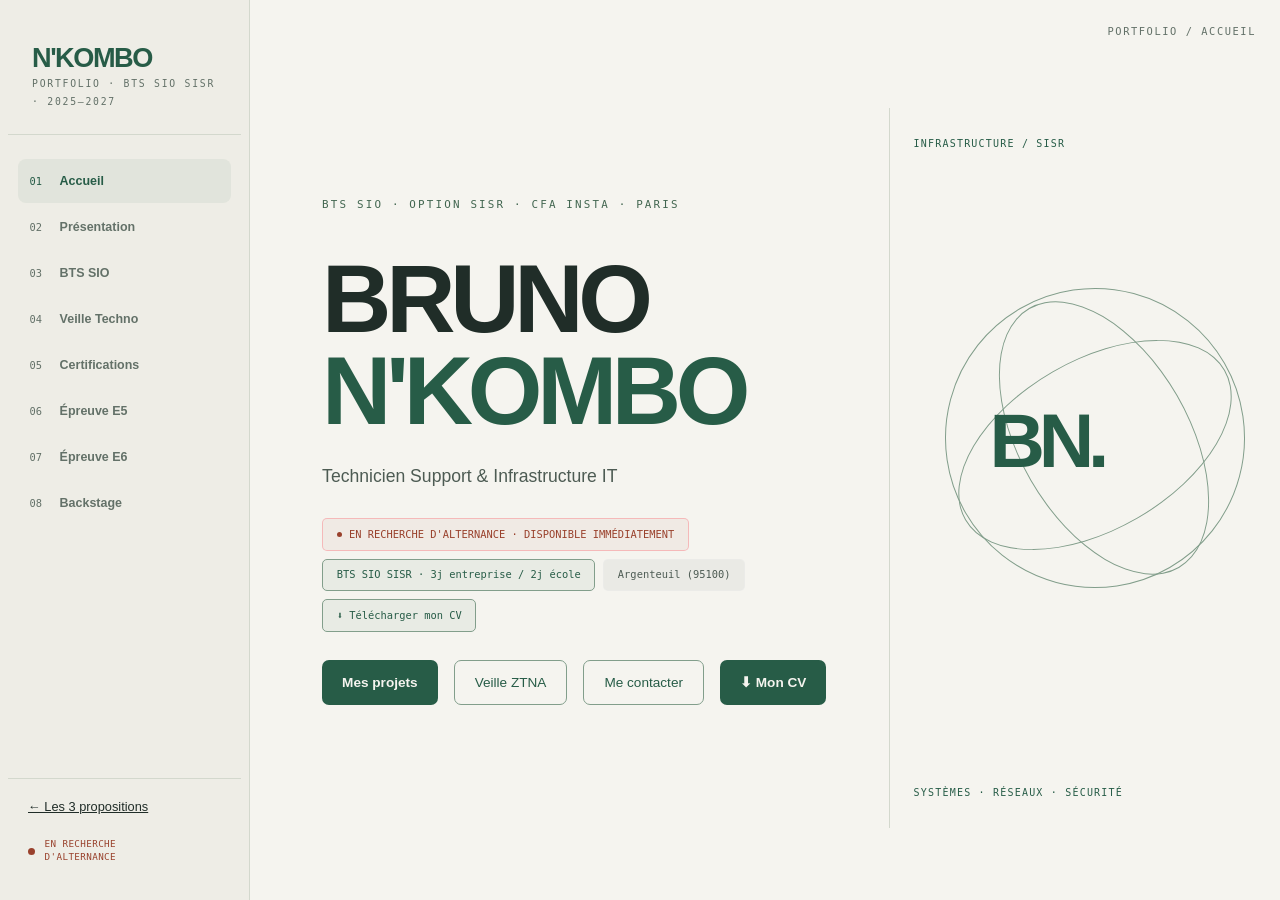
<file: studio.html>
<!DOCTYPE html>
<html lang="fr">
<head>
<meta charset="UTF-8">
<meta name="description" content="Portfolio de Bruno N’KOMBO, étudiant en BTS SIO SISR : projets systèmes et réseaux, certifications et veille technologique.">
<meta name="referrer" content="strict-origin-when-cross-origin">
<meta http-equiv="Content-Security-Policy" content="default-src 'self'; script-src 'self'; style-src 'self' 'unsafe-inline'; img-src 'self' data:; font-src 'self'; connect-src 'none'; object-src 'none'; base-uri 'none'; form-action 'none'">
<meta name="viewport" content="width=device-width, initial-scale=1.0">
<title>Bruno N'KOMBO · Portfolio BTS SIO SISR</title>



<link rel="stylesheet" href="base.css"><link rel="stylesheet" href="design.css">
</head>
<body class="studio"><a class="skip" href="#p-home">Aller au contenu</a>

<button class="ham" id="ham" aria-label="Ouvrir la navigation" aria-controls="sb" aria-expanded="false"><span></span><span></span><span></span></button>
<div class="overlay" id="overlay"></div>

<nav class="sb" id="sb">
  <div class="sb-logo">
    <div class="sb-logo-main">N'KOMBO</div>
    <div class="sb-logo-sub">Portfolio · BTS SIO SISR · 2025–2027</div>
  </div>
  <ul class="sb-nav">
    <li><a class="on" href="#p-home" data-page="p-home"><span class="sb-num">01</span><span class="sb-lbl">Accueil</span></a></li>
    <li><a href="#p-about" data-page="p-about"><span class="sb-num">02</span><span class="sb-lbl">Présentation</span></a></li>
    <li><a href="#p-bts" data-page="p-bts"><span class="sb-num">03</span><span class="sb-lbl">BTS SIO</span></a></li>
    <li><a href="#p-veille" data-page="p-veille"><span class="sb-num">04</span><span class="sb-lbl">Veille Techno</span></a></li>
    <li><a href="#p-certs" data-page="p-certs"><span class="sb-num">05</span><span class="sb-lbl">Certifications</span></a></li>
    <li><a href="#p-e5" data-page="p-e5"><span class="sb-num">06</span><span class="sb-lbl">Épreuve E5</span></a></li>
    <li><a href="#p-e6" data-page="p-e6"><span class="sb-num">07</span><span class="sb-lbl">Épreuve E6</span></a></li>
    <li><a href="#p-labs" data-page="p-labs"><span class="sb-num">08</span><span class="sb-lbl">Backstage</span></a></li>
  </ul>
  <div class="sb-foot"><a class="back-design" href="index.html">← Les 3 propositions</a>
    <div class="sb-status"><span class="pulse"></span><span>EN RECHERCHE<br>D'ALTERNANCE</span></div>
  </div>
</nav>

<main class="main">
<div class="bread" id="bread">PORTFOLIO · ACCUEIL</div>

<!-- 01 ACCUEIL -->
<div class="page on" id="p-home">
  <div class="hero-art" aria-hidden="true"><span>INFRASTRUCTURE / SISR</span><div class="orbit o1"></div><div class="orbit o2"></div><div class="orbit o3"></div><b>BN.</b><small>SYSTÈMES · RÉSEAUX · SÉCURITÉ</small></div>
  <div class="home-inner">
    <p class="home-eyebrow">BTS SIO · Option SISR · CFA INSTA · Paris</p>
    <h1 class="home-name"><span class="line1">BRUNO</span><span class="line2">N'KOMBO</span></h1>
    <p class="home-title">Technicien Support &amp; Infrastructure IT</p>
    <div class="home-badges">
      <span class="badge badge-red"><span class="pulse-dot"></span> EN RECHERCHE D'ALTERNANCE · DISPONIBLE IMMÉDIATEMENT</span>
      <span class="badge badge-mint">BTS SIO SISR · 3j entreprise / 2j école</span>
      <span class="badge badge-mute">Argenteuil (95100)</span>
      <a href="Bruno%20NKOMBO%20CV.pdf" download class="badge badge-mint" style="cursor:pointer">⬇ Télécharger mon CV</a>
    </div>
    <div class="home-cta">
      <a class="btn btn-mint" href="#p-e6" data-page="p-e6">Mes projets</a>
      <a class="btn btn-ghost" href="#p-veille" data-page="p-veille">Veille ZTNA</a>
      <a class="btn btn-ghost" href="https://www.linkedin.com/in/bruno-nkombo" target="_blank" rel="noopener noreferrer">Me contacter</a>
      <a class="btn btn-mint" href="Bruno%20NKOMBO%20CV.pdf" download>⬇ Mon CV</a>
    </div>
  </div>
  <div class="ghostnum">01</div>
</div>

<!-- 02 PRÉSENTATION -->
<div class="page" id="p-about">
  <div class="pg">
    <h1 class="pg-title">PRÉ<span class="acc">SENTATION</span></h1>
    <div class="pg-line"><span class="pg-tag">// À propos de moi</span></div>
    <div class="about-grid">
      <div class="about-text">
        <p><strong>Bonjour</strong>, je m'appelle <strong>Bruno N'KOMBO</strong>, j'ai 20 ans et je suis étudiant en 1ère année de <strong>BTS SIO option SISR</strong> au CFA INSTA (Paris).</p>
        <p>Profil <strong>terrain et opérationnel</strong>, je conçois et documente des infrastructures réelles : Active Directory, pfSense, VLAN Cisco, virtualisation Proxmox/VMware, stack LAMP. J'ai acquis une première expérience de gestion de parc informatique et de support utilisateur en environnement associatif.</p>
        <p>Passionné par la <strong>cybersécurité</strong> et les réseaux, je mène en parallèle une <strong>veille technologique</strong> active sur les architectures Zero Trust (ZTNA), l'IA appliquée aux firewalls et la virtualisation avancée.</p>
        <p>Je recherche activement un <strong>contrat d'alternance</strong> en support informatique et administration systèmes &amp; réseaux — rythme 3j entreprise / 2j école.</p>
      </div>
      <div class="info-stack">
        <div class="info-row"><div class="info-key">Formation</div><div class="info-val">BTS SIO option SISR</div></div>
        <div class="info-row"><div class="info-key">Établissement</div><div class="info-val">CFA INSTA — Paris</div></div>
        <div class="info-row"><div class="info-key">Rythme souhaité</div><div class="info-val">3j entreprise / 2j école</div></div>
        <div class="info-row"><div class="info-key">Localisation</div><div class="info-val">Argenteuil (95100)</div></div>
        <div class="info-row"><div class="info-key">LinkedIn</div><div class="info-val"><a href="https://www.linkedin.com/in/bruno-nkombo" target="_blank" rel="noopener noreferrer" style="color:var(--mint)">in/bruno-nkombo ↗</a></div></div>
        <div class="info-row"><div class="info-key">Langues</div><div class="info-val">Français (natif) · Anglais B2</div></div>
      </div>
    </div>
    <div class="divider"></div>
    <div class="section-label">MES <span class="acc">QUALITÉS</span></div>
    <div class="qualities-grid">
      <div class="quality"><div class="quality-n">01 ·</div><div class="quality-t">Autonomie terrain</div><div class="quality-d">Conception et déploiement d'infrastructure de bout en bout, de la configuration au test, sans supervision constante.</div></div>
      <div class="quality"><div class="quality-n">02 ·</div><div class="quality-t">Rigueur documentaire</div><div class="quality-d">Chaque infrastructure est documentée, schématisée (draw.io) et rédigée pour garantir la reproductibilité.</div></div>
      <div class="quality"><div class="quality-n">03 ·</div><div class="quality-t">Résolution de problèmes</div><div class="quality-d">Analyse méthodique, diagnostic et résolution des incidents — l'ingénierie c'est savoir pourquoi ça n'a pas marché.</div></div>
      <div class="quality"><div class="quality-n">04 ·</div><div class="quality-t">Adaptabilité</div><div class="quality-d">À l'aise avec de nouveaux environnements, OS ou technologies. Apprentissage rapide par la pratique.</div></div>
      <div class="quality"><div class="quality-n">05 ·</div><div class="quality-t">Esprit d'équipe</div><div class="quality-d">Expérience de travail collaboratif en environnement associatif, partage et communication naturels.</div></div>
      <div class="quality"><div class="quality-n">06 ·</div><div class="quality-t">Curiosité technique</div><div class="quality-d">Veille constante sur les réseaux, IA et cybersécurité — 8 certifications obtenues en autodidacte.</div></div>
    </div>
    <div class="divider"></div>
    <div class="section-label">EXPÉ<span class="acc">RIENCE</span></div>
    <div class="exp-card">
      <div class="exp-header">
        <div><div class="exp-org">ONG Elite WomanClub — Brazzaville, Congo</div><div class="exp-role">Chargé de Gestion Informatique &amp; Communication numérique</div></div>
        <div class="exp-period">2024 – 2025</div>
      </div>
      <ul class="exp-list">
        <li>Gestion et maintenance du parc informatique (postes, périphériques, comptes utilisateurs)</li>
        <li>Support utilisateur N1 : diagnostic, résolution d'incidents bureautiques, configuration de postes</li>
        <li>Mise en place de procédures numériques pour fluidifier le travail collaboratif (droits d'accès, sauvegardes)</li>
        <li>Production de documents et supports de communication (MS Office, Photoshop, Canva)</li>
      </ul>
    </div>
  </div>
  <div class="ghostnum">02</div>
</div>

<!-- 03 BTS SIO -->
<div class="page" id="p-bts">
  <div class="pg">
    <h1 class="pg-title">BTS <span class="acc">SIO</span></h1>
    <div class="pg-line"><span class="pg-tag">// Qu'est-ce que le BTS SIO ?</span></div>
    <p class="bts-intro">Le <strong>Brevet de Technicien Supérieur en Services Informatiques aux Organisations (BTS SIO)</strong> est un diplôme de deux ans après le baccalauréat offrant une formation pratique en informatique. Il enseigne des compétences essentielles en <strong>support informatique</strong>, <strong>services informatiques</strong> et <strong>cybersécurité</strong>. Au terme du premier semestre, il propose deux options permettant d'acquérir des compétences supplémentaires selon la spécialisation choisie.</p>
    <div class="bts-grid">
      <div class="bts-card active-option">
        <div class="bts-badge active">✓ Mon option</div>
        <div class="bts-card-title">Option SISR</div>
        <div class="bts-card-sub">Solutions d'Infrastructure, Systèmes et Réseaux</div>
        <ul class="bts-list">
          <li>Administration des systèmes et réseaux</li>
          <li>Conception et déploiement d'infrastructures</li>
          <li>Cybersécurité : protection des données et équipements</li>
          <li>Support informatique et transformation numérique</li>
          <li>Supervision, tests et maintenance réseau</li>
        </ul>
      </div>
      <div class="bts-card">
        <div class="bts-badge inactive">Autre option</div>
        <div class="bts-card-title">Option SLAM</div>
        <div class="bts-card-sub">Solutions Logicielles et Applications Métier</div>
        <ul class="bts-list">
          <li>Conception et développement d'applications</li>
          <li>Gestion de bases de données</li>
          <li>Déploiement et maintenance applicative</li>
          <li>Cybersécurité des solutions logicielles</li>
          <li>Gestion de version et intégration continue</li>
        </ul>
      </div>
    </div>
    <div class="bts-timeline">
      <div class="tl-item"><div class="tl-year">2024</div><div class="tl-desc">Baccalauréat — Brazzaville, Congo</div></div>
      <div class="tl-item"><div class="tl-year">2025</div><div class="tl-desc">Entrée en BTS SIO SISR — CFA INSTA, Paris</div></div>
      <div class="tl-item"><div class="tl-year">2026</div><div class="tl-desc">1ère année en cours · E5 &amp; E6 · Labs terrain</div></div>
      <div class="tl-item"><div class="tl-year">2027</div><div class="tl-desc">Obtention du BTS SIO SISR · Objectif : Licence</div></div>
    </div>
  </div>
  <div class="ghostnum">03</div>
</div>

<!-- 04 VEILLE TECHNOLOGIQUE -->
<div class="page" id="p-veille">
  <div class="pg">
    <h1 class="pg-title">VEILLE <span class="acc">TECHNO</span></h1>
    <div class="pg-line"><span class="pg-tag">// ZTNA · Zero Trust Network Access</span></div>

    <!-- Définition veille -->
    <div class="section-label">QU'EST-CE QU'UNE <span class="acc">VEILLE TECHNOLOGIQUE ?</span></div>
    <div class="veille-def">
      <div class="veille-def-text">
        <p>La <strong>veille technologique</strong> est un processus continu et systématique de surveillance, de collecte et d'analyse des innovations, tendances et évolutions technologiques dans un domaine précis. Elle permet d'<strong>anticiper les changements</strong>, d'identifier les opportunités et de rester informé des dernières avancées avant qu'elles ne deviennent incontournables.</p>
        <p>Dans le domaine de la <strong>cybersécurité réseau</strong>, cette veille est essentielle : les menaces évoluent en permanence, les architectures se transforment (cloud, Zero Trust, SD-WAN), et de nouvelles solutions open-source émergent chaque mois. Être informé, c'est être en mesure de proposer des solutions adaptées et à jour.</p>
        <p>Ma veille porte spécifiquement sur les <strong>architectures ZTNA</strong>, les <strong>firewalls nouvelle génération</strong> et l'<strong>intégration de l'IA dans la sécurité réseau</strong>.</p>
      </div>
      <div class="terminal-box">
        <div class="terminal-top">
          <div class="terminal-dot" style="background:#ff5f57"></div>
          <div class="terminal-dot" style="background:#ffbd2e"></div>
          <div class="terminal-dot" style="background:#28c940"></div>
          <span class="terminal-title">Google Alerts — Mots-clés surveillés</span>
        </div>
        <div class="terminal-line"><span class="prompt">$</span><span class="val">"ZTNA" OR "Zero Trust Network Access"</span></div>
        <div class="terminal-line"><span class="prompt">$</span><span class="val">"Zero Trust Security" 2025 2026</span></div>
        <div class="terminal-line"><span class="prompt">$</span><span class="val">"Network Access Control" open source</span></div>
        <div class="terminal-line"><span class="prompt">$</span><span class="val">"pfSense" OR "OpenZiti" OR "Netbird"</span></div>
        <div class="terminal-line"><span class="prompt">$</span><span class="val">"AI firewall" OR "IA sécurité réseau"</span></div>
        <div style="margin-top:.75rem;padding-top:.75rem;border-top:1px solid var(--bdr)">
          <div class="terminal-line"><span class="prompt" style="color:var(--w3)">freq</span><span class="val" style="color:var(--w2)">Au fil de l'eau (temps réel)</span></div>
          <div class="terminal-line"><span class="prompt" style="color:var(--w3)">src</span><span class="val" style="color:var(--w2)">Actualités · Web · Blogs tech</span></div>
          <div class="terminal-line"><span class="prompt" style="color:var(--w3)">lang</span><span class="val" style="color:var(--w2)">Français + Anglais</span></div>
        </div>
      </div>
    </div>

    <div class="divider"></div>

    <!-- Définition ZTNA -->
    <div class="section-label">ZTNA — <span class="acc">DÉFINITION</span></div>
    <div class="ztna-def-block">
      <p>Le <em>ZTNA (Zero Trust Network Access)</em> est un modèle de sécurité réseau fondé sur le principe <strong>« Ne jamais faire confiance, toujours vérifier »</strong> (Never Trust, Always Verify). Contrairement aux VPN traditionnels qui accordent un accès large au réseau dès l'authentification réalisée, le ZTNA applique des <strong>contrôles d'accès granulaires</strong> basés sur l'identité de l'utilisateur, le contexte de la connexion et la posture de l'appareil.</p>
      <p>Chaque requête d'accès est évaluée <strong>individuellement et en continu</strong>, quelle que soit la localisation de l'utilisateur (bureau, télétravail, mobilité) ou de la ressource (on-premise, cloud, SaaS). L'accès est accordé uniquement aux ressources strictement nécessaires selon le <strong>principe du moindre privilège</strong>.</p>
      <div class="concepts-row">
        <span class="concept-badge">Never Trust, Always Verify</span>
        <span class="concept-badge">Microsegmentation</span>
        <span class="concept-badge">Authentification MFA</span>
        <span class="concept-badge">Posture de l'endpoint</span>
        <span class="concept-badge">Moindre privilège</span>
        <span class="concept-badge">Accès conditionnel</span>
        <span class="concept-badge">Contrôle continu</span>
      </div>
    </div>

    <div class="divider"></div>

    <!-- Types ZTNA -->
    <div class="section-label">LES DIFFÉRENTS <span class="acc">TYPES DE ZTNA</span></div>
    <div class="types-grid">
      <div class="type-card">
        <div class="type-num">01</div>
        <div class="type-name">ZTNA Initié par l'agent (Client-initiated)</div>
        <div class="type-desc">Un logiciel agent est installé sur l'appareil de l'utilisateur. Il s'authentifie auprès d'un broker ZTNA et établit un tunnel chiffré vers les ressources autorisées.</div>
        <ul class="type-pros">
          <li>Contrôle fin de la posture de l'endpoint</li>
          <li>Vérification antivirus, OS, MDM</li>
          <li>Adapté aux équipements gérés (entreprise)</li>
        </ul>
      </div>
      <div class="type-card">
        <div class="type-num">02</div>
        <div class="type-name">ZTNA Initié par le service (Service-initiated)</div>
        <div class="type-desc">Aucun agent client requis. Un connecteur léger installé côté ressource établit une connexion sortante (outbound-only) vers un cloud broker qui relaie les accès autorisés.</div>
        <ul class="type-pros">
          <li>Fonctionne sans agent sur le client</li>
          <li>Adapté aux BYOD et partenaires externes</li>
          <li>Ressources jamais exposées directement</li>
        </ul>
      </div>
      <div class="type-card">
        <div class="type-num">03</div>
        <div class="type-name">ZTNA Cloud-Native (as a Service)</div>
        <div class="type-desc">L'intégralité de l'infrastructure ZTNA est hébergée et gérée dans le cloud par le fournisseur. L'entreprise n'administre aucune infrastructure on-premise dédiée.</div>
        <ul class="type-pros">
          <li>Scalabilité automatique</li>
          <li>Maintenance minimale pour l'entreprise</li>
          <li>Idéal pour architectures SaaS / multi-cloud</li>
        </ul>
      </div>
    </div>

    <div class="divider"></div>

    <!-- Solutions open-source -->
    <div class="section-label">SOLUTIONS <span class="acc">OPEN-SOURCE</span></div>
    <div class="os-grid">
      <div class="os-card">
        <div class="os-name">OpenZiti ⭐</div>
        <div class="os-repo">github · openziti/ziti</div>
        <div class="os-desc">Réseau overlay zero trust complet, auto-hébergeable. SDKs disponibles (Go, Python, JS). Intégrable directement dans les applications.</div>
        <div class="os-tags"><span class="tag">Overlay réseau</span><span class="tag">Multi-SDK</span><span class="tag">On-premise</span></div>
      </div>
      <div class="os-card">
        <div class="os-name">Netbird</div>
        <div class="os-repo">github · netbirdio/netbird</div>
        <div class="os-desc">Réseau mesh peer-to-peer basé sur WireGuard avec contrôle centralisé. Interface web intuitive. Supporte l'auto-hébergement du control plane.</div>
        <div class="os-tags"><span class="tag">WireGuard</span><span class="tag">P2P mesh</span><span class="tag">Auto-hébergé</span></div>
      </div>
      <div class="os-card">
        <div class="os-name">Headscale</div>
        <div class="os-repo">github · juanfont/headscale</div>
        <div class="os-desc">Implémentation open-source du serveur de contrôle Tailscale. WireGuard sous le capot. Auto-hébergement complet du control plane Tailscale.</div>
        <div class="os-tags"><span class="tag">WireGuard</span><span class="tag">Tailscale</span><span class="tag">Control plane</span></div>
      </div>
      <div class="os-card">
        <div class="os-name">Teleport</div>
        <div class="os-repo">github · gravitational/teleport</div>
        <div class="os-desc">Accès unifié SSH, Kubernetes, bases de données et applications web. Certificats éphémères, audit complet des sessions, sans VPN.</div>
        <div class="os-tags"><span class="tag">SSH</span><span class="tag">Kubernetes</span><span class="tag">Certificats</span></div>
      </div>
      <div class="os-card">
        <div class="os-name">Pritunl</div>
        <div class="os-repo">github · pritunl/pritunl</div>
        <div class="os-desc">Serveur VPN/ZTNA avec interface admin web élégante. Support OpenVPN et WireGuard. Version communautaire gratuite et auto-hébergeable.</div>
        <div class="os-tags"><span class="tag">OpenVPN</span><span class="tag">WireGuard</span><span class="tag">Web admin</span></div>
      </div>
    </div>

    <div class="divider"></div>

    <!-- Flux d'actualités live -->
    <div class="live-feed-header">
      <div class="section-label" style="margin-bottom:0">ACTUALITÉS <span class="acc">ZTNA</span></div>
      
      
    </div>
    <div class="feed-container">
      <div class="feed-top">
        <span class="feed-label">Source · Google News — ZTNA / Zero Trust</span>
        <span class="feed-label" id="feed-ts"></span>
      </div>
      <div id="ztna-feed"><div class="feed-error">Consulter les actualités ZTNA sur <a href="https://news.google.com/search?q=ZTNA+Zero+Trust+Network+Access&amp;hl=fr" target="_blank" rel="noopener noreferrer">Google News ↗</a>. Aucun flux externe n’est chargé automatiquement.</div></div>
    </div>

  </div>
  <div class="ghostnum">04</div>
</div>

<!-- 05 CERTIFICATIONS -->
<div class="page" id="p-certs">
  <div class="pg">
    <h1 class="pg-title">CERTIFI<span class="acc">CATIONS</span></h1>
    <div class="pg-line"><span class="pg-tag">// 19 certifications obtenues · Cisco · ANSSI · Anthropic</span></div>
    <div class="cert-group">
      <div class="cert-issuer">CISCO / CREDLY</div>
      <div class="cert-grid">
        <div class="cert-card"><div class="cert-org">Cisco · Credly</div><div class="cert-name">Introduction to Cybersecurity</div><div class="cert-date">Décembre 2025</div><a href="https://www.credly.com/badges/f04bcb7b-49ec-4f3e-9e32-d081387b4482/public_url" target="_blank" rel="noopener noreferrer" class="cert-link">Voir le badge</a></div>
        <div class="cert-card"><div class="cert-org">Cisco · Credly</div><div class="cert-name">Networking Basics</div><div class="cert-date">Décembre 2025</div><a href="https://www.credly.com/badges/dd01699a-a0b7-4c59-893a-77b176677302/public_url" target="_blank" rel="noopener noreferrer" class="cert-link">Voir le badge</a></div>
      </div>
    </div>
    <div class="cert-group">
      <div class="cert-issuer">ANSSI / MOOC</div>
      <div class="cert-grid">
        <div class="cert-card"><div class="cert-org">ANSSI — SecNumacadémie</div><div class="cert-name">MOOC Cybersécurité</div><div class="cert-date">Décembre 2025</div><a href="https://secnumacademie.gouv.fr/" target="_blank" rel="noopener noreferrer" class="cert-link">SecNumacadémie</a></div>
      </div>
    </div>
    <div class="cert-group">
      <div class="cert-issuer">ANTHROPIC · CLAUDE PLATFORM — 5 CERTIFICATIONS</div>
      <div class="cert-grid">
        <div class="cert-card"><div class="cert-org">Anthropic</div><div class="cert-name">Claude 101</div><div class="cert-date">Mai 2026</div><a href="certifications/anthropic/claude-101.pdf" target="_blank" rel="noopener noreferrer" class="cert-link">⬇ Certificat PDF</a></div>
        <div class="cert-card"><div class="cert-org">Anthropic</div><div class="cert-name">Claude Code 101</div><div class="cert-date">Mai 2026</div><a href="certifications/anthropic/claude-code-101.pdf" target="_blank" rel="noopener noreferrer" class="cert-link">⬇ Certificat PDF</a></div>
        <div class="cert-card"><div class="cert-org">Anthropic</div><div class="cert-name">Claude Code in Action</div><div class="cert-date">Juin 2026</div><a href="certifications/anthropic/claude-code-in-action.pdf" target="_blank" rel="noopener noreferrer" class="cert-link">⬇ Certificat PDF</a></div>
        <div class="cert-card"><div class="cert-org">Anthropic</div><div class="cert-name">Claude Platform 101</div><div class="cert-date">Juin 2026</div><a href="certifications/anthropic/claude-platform-101.pdf" target="_blank" rel="noopener noreferrer" class="cert-link">⬇ Certificat PDF</a></div>
        <div class="cert-card"><div class="cert-org">Anthropic</div><div class="cert-name">Introduction to Claude Cowork</div><div class="cert-date">Mai 2026</div><a href="certifications/anthropic/introduction-to-claude-cowork.pdf" target="_blank" rel="noopener noreferrer" class="cert-link">⬇ Certificat PDF</a></div>
      </div>
    </div>
    <div class="cert-group">
      <div class="cert-issuer">ANTHROPIC · AI AGENTS & MCP — 4 CERTIFICATIONS</div>
      <div class="cert-grid">
        <div class="cert-card"><div class="cert-org">Anthropic</div><div class="cert-name">Introduction to agent skills</div><div class="cert-date">Juin 2026</div><a href="certifications/anthropic/introduction-to-agent-skills.pdf" target="_blank" rel="noopener noreferrer" class="cert-link">⬇ Certificat PDF</a></div>
        <div class="cert-card"><div class="cert-org">Anthropic</div><div class="cert-name">Introduction to subagents</div><div class="cert-date">Juin 2026</div><a href="certifications/anthropic/introduction-to-subagents.pdf" target="_blank" rel="noopener noreferrer" class="cert-link">⬇ Certificat PDF</a></div>
        <div class="cert-card"><div class="cert-org">Anthropic</div><div class="cert-name">Introduction to Model Context Protocol</div><div class="cert-date">Juin 2026</div><a href="certifications/anthropic/introduction-to-mcp.pdf" target="_blank" rel="noopener noreferrer" class="cert-link">⬇ Certificat PDF</a></div>
        <div class="cert-card"><div class="cert-org">Anthropic</div><div class="cert-name">Model Context Protocol: Advanced Topics</div><div class="cert-date">Juin 2026</div><a href="certifications/anthropic/mcp-advanced-topics.pdf" target="_blank" rel="noopener noreferrer" class="cert-link">⬇ Certificat PDF</a></div>
      </div>
    </div>
    <div class="cert-group">
      <div class="cert-issuer">ANTHROPIC · AI FLUENCY — 7 CERTIFICATIONS</div>
      <div class="cert-grid">
        <div class="cert-card"><div class="cert-org">Anthropic</div><div class="cert-name">AI Fluency: Framework & Foundations</div><div class="cert-date">Juin 2026</div><a href="certifications/anthropic/ai-fluency-framework-foundations.pdf" target="_blank" rel="noopener noreferrer" class="cert-link">⬇ Certificat PDF</a></div>
        <div class="cert-card"><div class="cert-org">Anthropic</div><div class="cert-name">AI Fluency: AI Capabilities & Limitations</div><div class="cert-date">Juin 2026</div><a href="certifications/anthropic/ai-fluency-capabilities-limitations.pdf" target="_blank" rel="noopener noreferrer" class="cert-link">⬇ Certificat PDF</a></div>
        <div class="cert-card"><div class="cert-org">Anthropic</div><div class="cert-name">AI Fluency for Students</div><div class="cert-date">Mai 2026</div><a href="certifications/anthropic/ai-fluency-students.pdf" target="_blank" rel="noopener noreferrer" class="cert-link">⬇ Certificat PDF</a></div>
        <div class="cert-card"><div class="cert-org">Anthropic</div><div class="cert-name">Teaching the AI Fluency Framework</div><div class="cert-date">Juin 2026</div><a href="certifications/anthropic/teaching-ai-fluency-framework.pdf" target="_blank" rel="noopener noreferrer" class="cert-link">⬇ Certificat PDF</a></div>
        <div class="cert-card"><div class="cert-org">Anthropic · PayPal</div><div class="cert-name">AI Fluency for Small Businesses</div><div class="cert-date">Mai 2026</div><a href="certifications/anthropic/ai-fluency-small-businesses.pdf" target="_blank" rel="noopener noreferrer" class="cert-link">⬇ Certificat PDF</a></div>
        <div class="cert-card"><div class="cert-org">Anthropic · GivingTuesday</div><div class="cert-name">AI Fluency for Nonprofits</div><div class="cert-date">Juin 2026</div><a href="certifications/anthropic/ai-fluency-nonprofits.pdf" target="_blank" rel="noopener noreferrer" class="cert-link">⬇ Certificat PDF</a></div>
        <div class="cert-card"><div class="cert-org">Anthropic · UCC</div><div class="cert-name">AI Fluency for Educators</div><div class="cert-date">Juin 2026</div><a href="certifications/anthropic/ai-fluency-educators.pdf" target="_blank" rel="noopener noreferrer" class="cert-link">⬇ Certificat PDF</a></div>
      </div>
    </div>
  </div>
  <div class="ghostnum">05</div>
</div>

<!-- 06 ÉPREUVE E5 -->
<div class="page" id="p-e5">
  <div class="pg">
    <h1 class="pg-title">ÉPREU<span class="acc">VE E5</span></h1>
    <div style="margin-bottom:1.5rem;padding:1rem 1.5rem;background:rgba(173,239,209,.07);border:1px solid rgba(173,239,209,.2);border-radius:8px;display:flex;align-items:center;justify-content:space-between;flex-wrap:wrap;gap:1rem">
      <div>
        <div style="font-family:'Barlow Condensed',sans-serif;font-weight:700;color:var(--w);font-size:1rem">Tableau de synthèse des réalisations professionnelles</div>
        <div style="font-size:.8rem;color:var(--g)">N'KOMBO Bruno · BTS SIO SISR · CFA INSTA · 5 missions documentées</div>
      </div>
      <a href="E5/Tableau_synthese_Bruno_NKOMBO.xlsx" target="_blank" rel="noopener noreferrer" class="btn btn-mint" style="font-size:.8rem">⬇ Tableau de synthèse</a>
    </div>
    <div class="pg-line"><span class="pg-tag">// Intégration de services informatiques · Labs &amp; Projets BTS</span></div>
    <div class="lab-list">
      <div class="lab-item">
        <div class="lab-header"><div class="lab-num" style="font-size:1.1rem;min-width:5rem">Mission 1</div><div class="lab-meta"><div class="lab-title">Infrastructure Réseau Segmentée — Switch L3, VLANs, Samba & FTP</div><div class="lab-stack"><span class="tag">Cisco Layer 3</span><span class="tag">VMware</span><span class="tag">Samba</span><span class="tag">vsftpd</span><span class="tag">Linux Debian</span><span class="tag">pfSense</span></div></div></div>
        <div class="lab-body"><ul class="lab-points"><li>Configuration Switch Layer 3 : VLANs 10 et 11, routage inter-VLAN, NAT/PAT</li><li>Serveur Linux Debian : partage réseau Samba (SMB/CIFS) et serveur FTP vsftpd</li><li>Firewall pfSense : règles de filtrage, cloisonnement réseau, accès Internet</li><li>Tests de connectivité validés : ping inter-VLAN, transfert de fichiers Samba et FTP</li><li>Documentation complète et schémas réseau draw.io</li></ul><a href="E5/Compte_Rendu_Infrastructure_Reseau_VLAN.pdf" target="_blank" rel="noopener noreferrer" class="btn btn-mint" style="margin-top:.8rem;font-size:.8rem;display:inline-block">⬇ Compte Rendu PDF</a></div>
      </div>
      <div class="lab-item">
        <div class="lab-header"><div class="lab-num" style="font-size:1.1rem;min-width:5rem">Mission 2</div><div class="lab-meta"><div class="lab-title">Serveur Web LAMP sécurisé — Debian, Apache2, MariaDB</div><div class="lab-stack"><span class="tag">Debian 12</span><span class="tag">Apache2</span><span class="tag">PHP</span><span class="tag">MariaDB</span><span class="tag">pfSense</span><span class="tag">VMware</span></div></div></div>
        <div class="lab-body"><ul class="lab-points"><li>Installation stack LAMP sur VM Debian 12 : Apache2, PHP, MariaDB</li><li>Hébergement d'un site dynamique avec base de données MariaDB</li><li>Sécurisation pfSense : seuls les ports 80/443 ouverts, reste filtré</li><li>Schémas réseau draw.io — documentation en cours</li></ul><p class="document-pending">Compte rendu LAMP à ajouter — document dédié absent de l’archive.</p></div>
      </div>
      <div class="lab-item">
        <div class="lab-header"><div class="lab-num" style="font-size:1.1rem;min-width:5rem">Mission 3</div><div class="lab-meta"><div class="lab-title">Déploiement de VMs sur Infrastructure VLAN — Windows Server & Linux</div><div class="lab-stack"><span class="tag">VMware</span><span class="tag">Windows Server 2022</span><span class="tag">Active Directory</span><span class="tag">Linux Debian</span><span class="tag">Samba</span><span class="tag">FTP</span><span class="tag">Switch L3</span></div></div></div>
        <div class="lab-body"><ul class="lab-points"><li>Déploiement de VMs en mode Bridge sur infrastructure VLAN (Switch Layer 3)</li><li>VM Windows Server 2022 : Active Directory (ADDS), DNS intégré, GPO par département</li><li>VM Linux Debian 12 : serveur Samba (partage fichiers) et vsftpd (FTP)</li><li>Tests de connectivité inter-VLAN validés entre machines physiques et virtuelles</li></ul><a href="E5/CR_Seance_22-05_VMs_Virtualisation.pdf" target="_blank" rel="noopener noreferrer" class="btn btn-mint" style="margin-top:.8rem;font-size:.8rem;display:inline-block">⬇ CR Séance VMs</a></div>
      </div>
      <div class="lab-item">
        <div class="lab-header"><div class="lab-num" style="font-size:1.1rem;min-width:5rem">Mission 4</div><div class="lab-meta"><div class="lab-title">Projet LuckyNet — Micro-réseau Cisco (2 VLANs, Routage inter-VLAN)</div><div class="lab-stack"><span class="tag">Cisco Catalyst 2960</span><span class="tag">Cisco 2800</span><span class="tag">PuTTY</span><span class="tag">VLANs</span><span class="tag">dot1Q</span><span class="tag">Projet BTS</span></div></div></div>
        <div class="lab-body"><ul class="lab-points"><li>Conception d'un micro-réseau : 2 postes clients, switch Cisco Catalyst 2960, routeur Cisco 2800</li><li>Création de 2 VLANs (VLAN 2 et VLAN 3), port trunk g0/1, encapsulation dot1Q</li><li>Routage inter-VLAN via sous-interfaces (192.168.2.254 / 192.168.3.254)</li><li>Tests de connectivité ping, sauvegarde des configs IOS (wr mem)</li><li>Rapport technique complet rédigé — Lucky.co, New York</li></ul><a href="E5/Projet_LuckyNet.pdf" target="_blank" rel="noopener noreferrer" class="btn btn-mint" style="margin-top:.8rem;font-size:.8rem;display:inline-block">⬇ Rapport PDF</a></div>
      </div>
      <div class="lab-item">
        <div class="lab-header"><div class="lab-num" style="font-size:1.1rem;min-width:5rem">Mission 5</div><div class="lab-meta"><div class="lab-title">Fiche Descriptive E5 — Réseau VLAN segmenté pour ALPHACAP Gestion</div><div class="lab-stack"><span class="tag">Cisco Packet Tracer</span><span class="tag">VLANs</span><span class="tag">Routage inter-VLAN</span><span class="tag">DHCP</span><span class="tag">Sécurité réseau</span></div></div></div>
        <div class="lab-body"><ul class="lab-points"><li>Analyse des besoins d'une PME de gestion boursière (données sensibles, 30 employés)</li><li>Conception d'un réseau segmenté en 3 VLANs : Clients (VLAN 10), RH (VLAN 20), Administration (VLAN 30)</li><li>Configuration routeur Cisco : dot1Q, inter-VLAN, DHCP par VLAN</li><li>Sécurisation des accès : cloisonnement par département, données financières protégées</li><li>Simulation complète sur Cisco Packet Tracer — tests de connectivité validés</li></ul><a href="E5/Fiche_Descriptive_E5_ALPHACAP_Gestion.pdf" target="_blank" rel="noopener noreferrer" class="btn btn-mint" style="margin-top:.8rem;font-size:.8rem;display:inline-block">⬇ Fiche Descriptive PDF</a></div>
      </div>
    </div>
  </div>
  <div class="ghostnum">06</div>
</div>

<!-- 07 ÉPREUVE E6 -->
<div class="page" id="p-e6">
  <div class="pg">
    <h1 class="pg-title">ÉPREU<span class="acc">VE E6</span></h1>
    <div class="pg-line"><span class="pg-tag">// Parcours de professionnalisation · Projet infrastructure</span></div>
    <div class="e6-hero">
      <div class="e6-ref">Réf. E6 · CFA INSTA · Février 2026 · Projet individuel</div>
      <div class="e6-proj-title">Mise en place d'une infrastructure réseau LAN segmentée en VLANs avec accès Internet sécurisé</div>
      <div class="e6-context">Switch Cisco Catalyst Layer 3 · Architecture complète sans routeur externe</div>
      <div class="e6-stack"><span class="tag">Cisco Catalyst L3</span><span class="tag">Cisco IOS CLI</span><span class="tag">VLAN</span><span class="tag">SVI</span><span class="tag">DHCP</span><span class="tag">NAT/PAT</span><span class="tag">ACL étendue</span><span class="tag">IPv6</span><span class="tag">PuTTY</span><span class="tag">Wireshark</span></div>
    </div>
    <div class="e6-grid">
      <div class="card">
        <div class="card-tag">// Description du projet</div>
        <p class="e6-desc">Dans le cadre de ma formation BTS SIO option SISR au CFA INSTA, j'ai conçu et déployé seul une <strong>infrastructure réseau d'entreprise</strong> simulant deux services isolés — Comptabilité et Direction — avec accès Internet sécurisé.<br><br>Architecture complète sur switch Cisco Catalyst Layer 3 : deux VLANs distincts (<strong>VLAN2 Comptabilité</strong> 192.168.2.0/24, <strong>VLAN3 Direction</strong> 192.168.3.0/24), routage inter-VLAN via <strong>interfaces SVI</strong>, trois pools DHCP.<br><br>Accès Internet via <strong>NAT/PAT</strong> sur l'interface WAN, protégé par une <strong>ACL étendue WAN_PROTECTION</strong> : blocage du spoofing, des scans NULL/FIN/XMAS, trafic de retour uniquement autorisé depuis le LAN. Base <strong>IPv6</strong> préparée pour migration future.</p>
      </div>
      <div class="card">
        <div class="card-tag">// Compétences mobilisées</div>
        <ul class="e6-skills">
          <li>Conception et déploiement d'infrastructure réseau (VLAN, routage L3, DHCP, NAT)</li>
          <li>Sécurisation d'un périmètre WAN via ACL Cisco IOS</li>
          <li>Dépannage réseau (PuTTY, Wireshark, CLI)</li>
          <li>Tests et validation : ping inter-VLAN, DHCP, navigation web, audit ACL</li>
          <li>Documentation technique complète</li>
        </ul>
        <div style="margin-top:1rem;padding-top:1rem;border-top:1px solid var(--bdr)">
          <div class="card-tag">// Tests réussis</div>
          <div style="display:flex;flex-wrap:wrap;gap:.4rem;margin-top:.5rem"><span class="tag">✓ Ping inter-VLAN</span><span class="tag">✓ DHCP auto</span><span class="tag">✓ Navigation web</span><span class="tag">✓ Audit ACL</span><span class="tag">✓ Anti-spoofing</span></div>
        </div>
      </div>
    </div>
    <div class="e6-doc">
      <div><div class="e6-doc-label">Document officiel E6</div><div class="e6-doc-name">SISR-Fiche-presentation-situation.docx</div></div>
      <a href="https://instafr-my.sharepoint.com/:w:/g/personal/b_nkombo_insta_fr/IQC9xnVuzj0jT6VUuCUH1vUbAZ2XmZ5SOdHEWjlbJ-uChw8?e=ISq2Wi" target="_blank" rel="noopener noreferrer" class="e6-doc-link">Ouvrir le document ↗</a>
    </div>
    <div class="e6-schema" style="margin-top:1.25rem">
      <p>[ Schéma réseau — disponible dans le document officiel ]</p>
      <p style="margin-top:.4rem;opacity:.6">VLAN2 (192.168.2.x) ←── Switch L3 ──→ VLAN3 (192.168.3.x) · WAN → NAT/PAT → Internet</p>
    </div>
  </div>
  <div class="ghostnum">07</div>
</div>

<!-- 08 BACKSTAGE -->
<div class="page" id="p-labs">
  <div class="pg">
    <h1 class="pg-title">BACK<span class="acc">STAGE</span></h1>
    <div class="pg-line"><span class="pg-tag">// Ce qu'il y a derrière le code</span></div>
    <div class="backstage-quote">
      <p>Un portfolio montre souvent le résultat final, mais rarement le chemin parcouru. J'ai choisi d'ouvrir ici mes dossiers Work in Progress — notes brutes, captures de déploiements d'infrastructure, journaux d'erreurs et sessions de debug.</p>
      <cite>« L'ingénierie, c'est avant tout savoir pourquoi ça n'a pas marché la première fois pour faire en sorte que ça tourne parfaitement la seconde. »</cite>
    </div>
    <div class="section-label">PROJETS <span class="acc">EN COURS</span></div>
    <div class="wip-grid">
      <div class="wip-card"><div class="wip-icon">🔐</div><div class="wip-name">Lab Sécurité avancée</div><div class="wip-tag-wrap"><span class="tag">pfSense</span><span class="tag">VPN</span><span class="tag">DMZ</span></div></div>
      <div class="wip-card"><div class="wip-icon">📊</div><div class="wip-name">Monitoring réseau</div><div class="wip-tag-wrap"><span class="tag">GLPI</span><span class="tag">SNMP</span></div></div>
      <div class="wip-card"><div class="wip-icon">🤖</div><div class="wip-name">IA &amp; Firewall (ZTNA)</div><div class="wip-tag-wrap"><span class="tag">Veille</span><span class="tag">IA réseau</span></div></div>
      <div class="wip-card"><div class="wip-icon">🐧</div><div class="wip-name">Scripting Bash</div><div class="wip-tag-wrap"><span class="tag">Linux</span><span class="tag">Debian</span></div></div>
      <div class="wip-card"><div class="wip-icon">⚡</div><div class="wip-name">Proxmox cluster</div><div class="wip-tag-wrap"><span class="tag">Proxmox VE</span><span class="tag">HA</span></div></div>
      <div class="wip-card"><div class="wip-icon">🌐</div><div class="wip-name">IPv6 déploiement</div><div class="wip-tag-wrap"><span class="tag">IPv6</span><span class="tag">Dual-stack</span></div></div>
    </div>
    <div class="divider"></div>
    <div class="section-label">CONTACT <span class="acc">&amp; LIENS</span></div>
    <div style="display:flex;flex-wrap:wrap;gap:.75rem;position:relative;z-index:1">
      <span class="btn btn-ghost" aria-label="Adresse e-mail masquée">✉ ••••••••@••••.•••</span>
      
      <a href="https://www.linkedin.com/in/bruno-nkombo" target="_blank" rel="noopener noreferrer" class="btn btn-ghost">LinkedIn ↗</a>
    </div>
  </div>
  <div class="ghostnum">08</div>
</div>

</main>

<script src="app.js" defer></script>
</body>
</html>
</file>
<file: assets/engine.css>
:root{
  --bg:#040C16;--navy:#051829;--navy2:#07233C;
  --mint:#ADEFD1;--mint2:rgba(173,239,209,.55);--mint3:rgba(173,239,209,.08);--mint4:rgba(173,239,209,.04);
  --red:#FF4757;--red2:rgba(255,71,87,.12);
  --amber:#FFB347;--amber2:rgba(255,179,71,.1);
  --w:#F0F4F8;--w2:rgba(240,244,248,.6);--w3:rgba(240,244,248,.25);--w4:rgba(240,244,248,.08);
  --bdr:rgba(173,239,209,.1);--bdr2:rgba(173,239,209,.22);
  --sb:220px;--ease:cubic-bezier(.16,1,.3,1);
}
*,*::before,*::after{box-sizing:border-box;margin:0;padding:0}
html{font-size:16px;height:100%}
body{background:var(--bg);color:var(--w);font-family:'Barlow',sans-serif;display:flex;height:100%;overflow:hidden}
a{color:inherit;text-decoration:none}
::-webkit-scrollbar{width:3px}
::-webkit-scrollbar-track{background:transparent}
::-webkit-scrollbar-thumb{background:var(--bdr2);border-radius:2px}

.sb{width:var(--sb);min-width:var(--sb);height:100vh;background:var(--navy);border-right:1px solid var(--bdr);display:flex;flex-direction:column;position:fixed;left:0;top:0;z-index:200;transition:transform .3s var(--ease)}
.sb-logo{padding:1.75rem 1.5rem 1.5rem;border-bottom:1px solid var(--bdr)}
.sb-logo-main{font-family:'Bebas Neue',cursive;font-size:2.1rem;color:var(--mint);letter-spacing:.06em;line-height:1}
.sb-logo-sub{font-family:'JetBrains Mono',monospace;font-size:.56rem;color:var(--w3);letter-spacing:.18em;text-transform:uppercase;margin-top:.25rem}
.sb-nav{list-style:none;flex:1;padding:.75rem .6rem;overflow-y:auto}
.sb-nav li{margin-bottom:2px}
.sb-nav a{display:flex;align-items:center;gap:.75rem;padding:.6rem .8rem;border-radius:3px;cursor:pointer;transition:background .15s,color .15s}
.sb-nav a:hover,.sb-nav a.on{background:var(--mint3)}
.sb-num{font-family:'JetBrains Mono',monospace;font-size:.6rem;color:var(--w3);min-width:18px;transition:color .15s}
.sb-lbl{font-family:'Barlow Condensed',sans-serif;font-size:.75rem;font-weight:700;letter-spacing:.14em;text-transform:uppercase;color:var(--w3);transition:color .15s}
.sb-nav a:hover .sb-num,.sb-nav a:hover .sb-lbl,.sb-nav a.on .sb-num,.sb-nav a.on .sb-lbl{color:var(--mint)}
.sb-foot{padding:.9rem 1.5rem;border-top:1px solid var(--bdr)}
.sb-status{display:flex;align-items:center;gap:.6rem;font-family:'JetBrains Mono',monospace;font-size:.58rem;color:var(--red);letter-spacing:.04em;line-height:1.4}
.pulse{width:7px;height:7px;border-radius:50%;background:var(--red);min-width:7px;animation:pulseAnim 1.6s ease-in-out infinite}
@keyframes pulseAnim{0%,100%{opacity:1;box-shadow:0 0 0 0 rgba(255,71,87,.4)}50%{opacity:.7;box-shadow:0 0 0 5px rgba(255,71,87,0)}}

.ham{display:none;position:fixed;top:1rem;left:1rem;z-index:300;background:var(--navy);border:1px solid var(--bdr);border-radius:3px;padding:.55rem .65rem;cursor:pointer}
.ham span{display:block;width:18px;height:1.5px;background:var(--mint);margin:3.5px 0;transition:.2s}
.ham.open span:nth-child(1){transform:rotate(45deg) translate(3px,3.5px)}
.ham.open span:nth-child(2){opacity:0}
.ham.open span:nth-child(3){transform:rotate(-45deg) translate(3px,-3.5px)}

.main{margin-left:var(--sb);flex:1;height:100vh;overflow:hidden;position:relative}
.page{position:absolute;inset:0;overflow-y:auto;opacity:0;transform:translateX(32px);pointer-events:none;transition:opacity .3s var(--ease),transform .3s var(--ease)}
.page.on{opacity:1;transform:none;pointer-events:all}
.page.out{opacity:0;transform:translateX(-28px)}
.bread{position:fixed;top:.9rem;right:1.5rem;z-index:100;font-family:'JetBrains Mono',monospace;font-size:.6rem;color:var(--w3);letter-spacing:.15em;text-transform:uppercase;pointer-events:none}

.pg{padding:3.5rem 3rem 4rem;max-width:980px}
.pg-title{font-family:'Bebas Neue',cursive;font-size:clamp(3rem,6vw,5.5rem);color:var(--w);letter-spacing:.04em;line-height:1;margin-bottom:.3rem}
.pg-title .acc{color:var(--mint)}
.pg-line{display:flex;align-items:center;gap:1rem;margin-bottom:2.5rem}
.pg-line::after{content:'';flex:1;height:1px;background:var(--bdr)}
.pg-tag{font-family:'JetBrains Mono',monospace;font-size:.65rem;color:var(--mint2);letter-spacing:.15em;text-transform:uppercase;white-space:nowrap}
.ghostnum{position:fixed;bottom:-1.5rem;right:1rem;font-family:'Bebas Neue',cursive;font-size:22vw;color:rgba(173,239,209,.025);pointer-events:none;z-index:0;line-height:1;user-select:none}

.card{background:var(--mint4);border:1px solid var(--bdr);border-radius:3px;padding:1.5rem 1.75rem;transition:border-color .2s;position:relative;z-index:1}
.card:hover{border-color:var(--bdr2)}
.card-tag{font-family:'JetBrains Mono',monospace;font-size:.6rem;color:var(--mint2);letter-spacing:.15em;text-transform:uppercase;margin-bottom:.6rem}
.card-title{font-family:'Barlow Condensed',sans-serif;font-size:1.05rem;font-weight:700;color:var(--w);margin-bottom:.6rem}
.divider{height:1px;background:var(--bdr);margin:2.5rem 0;position:relative;z-index:1}
.section-label{font-family:'Bebas Neue',cursive;font-size:1.6rem;color:var(--w);letter-spacing:.06em;margin-bottom:1.25rem;position:relative;z-index:1}
.section-label .acc{color:var(--mint)}
.tag{font-family:'JetBrains Mono',monospace;font-size:.6rem;color:var(--mint);background:rgba(173,239,209,.08);border:1px solid rgba(173,239,209,.18);border-radius:2px;padding:.18rem .55rem}
.btn{display:inline-flex;align-items:center;gap:.5rem;padding:.7rem 1.5rem;border-radius:2px;font-size:.82rem;font-weight:500;cursor:pointer;text-decoration:none;transition:transform .2s,box-shadow .2s}
.btn-mint{background:var(--mint);color:#030C14;border:none;font-weight:600}
.btn-mint:hover{transform:translateY(-2px);box-shadow:0 8px 24px rgba(173,239,209,.2)}
.btn-ghost{background:transparent;color:var(--mint);border:1px solid var(--bdr2)}
.btn-ghost:hover{background:var(--mint3);transform:translateY(-2px)}
.btn-sm{padding:.45rem 1rem;font-size:.75rem}

/* HOME */
#p-home{padding:0;overflow:hidden}
#canvas{position:absolute;inset:0;width:100%;height:100%;z-index:0}
.home-inner{position:relative;z-index:1;display:flex;flex-direction:column;justify-content:center;height:100%;padding:4rem 3.5rem}
.home-eyebrow{font-family:'JetBrains Mono',monospace;font-size:.68rem;color:var(--mint2);letter-spacing:.2em;text-transform:uppercase;margin-bottom:1.25rem}
.home-name{font-family:'Bebas Neue',cursive;font-size:clamp(4.5rem,9vw,8rem);line-height:.92;letter-spacing:.03em;margin-bottom:.6rem}
.home-name .line1{color:var(--w);display:block}
.home-name .line2{color:var(--mint);display:block}
.home-title{font-family:'Barlow Condensed',sans-serif;font-size:clamp(1rem,2vw,1.35rem);font-weight:400;color:var(--w2);letter-spacing:.04em;margin-bottom:1.75rem}
.home-badges{display:flex;flex-wrap:wrap;gap:.65rem;margin-bottom:2.5rem}
.badge{display:inline-flex;align-items:center;gap:.45rem;font-family:'JetBrains Mono',monospace;font-size:.62rem;letter-spacing:.08em;padding:.4rem .85rem;border-radius:2px}
.badge-red{background:var(--red2);border:1px solid rgba(255,71,87,.3);color:var(--red)}
.badge-mint{background:var(--mint3);border:1px solid var(--bdr2);color:var(--mint)}
.badge-mute{background:var(--w4);border:1px solid rgba(240,244,248,.12);color:var(--w2)}
.pulse-dot{width:5px;height:5px;border-radius:50%;background:currentColor;animation:pulseAnim 1.6s ease-in-out infinite}
.home-cta{display:flex;gap:1rem;flex-wrap:wrap}

/* ABOUT */
.about-grid{display:grid;grid-template-columns:1.2fr 1fr;gap:3rem;position:relative;z-index:1}
.about-text p{font-size:.93rem;color:var(--w2);line-height:1.85;margin-bottom:1.1rem}
.about-text p:last-child{margin-bottom:0}
.about-text strong{color:var(--mint);font-weight:500}
.info-stack{display:flex;flex-direction:column;gap:.75rem}
.info-row{border:1px solid var(--bdr);border-radius:3px;padding:1rem 1.2rem;background:var(--mint4)}
.info-key{font-family:'JetBrains Mono',monospace;font-size:.58rem;color:var(--mint2);letter-spacing:.15em;text-transform:uppercase;margin-bottom:.25rem}
.info-val{font-size:.9rem;color:var(--w);font-weight:500}
.qualities-grid{display:grid;grid-template-columns:repeat(3,1fr);gap:1rem;position:relative;z-index:1}
.quality{border:1px solid var(--bdr);border-radius:3px;padding:1.25rem;background:var(--mint4);transition:border-color .2s,transform .2s}
.quality:hover{border-color:var(--bdr2);transform:translateY(-3px)}
.quality-n{font-family:'JetBrains Mono',monospace;font-size:.58rem;color:var(--mint2);margin-bottom:.5rem}
.quality-t{font-family:'Barlow Condensed',sans-serif;font-weight:700;font-size:.95rem;color:var(--w);margin-bottom:.4rem}
.quality-d{font-size:.8rem;color:var(--w2);line-height:1.7}
.exp-card{border:1px solid var(--bdr);border-left:2px solid var(--mint);border-radius:0 3px 3px 0;padding:1.5rem 2rem;background:var(--mint4);position:relative;z-index:1}
.exp-header{display:flex;justify-content:space-between;align-items:flex-start;flex-wrap:wrap;gap:.5rem;margin-bottom:.5rem}
.exp-org{font-family:'Barlow Condensed',sans-serif;font-size:1rem;font-weight:700;color:var(--mint)}
.exp-period{font-family:'JetBrains Mono',monospace;font-size:.62rem;color:var(--w3)}
.exp-role{font-size:.87rem;color:var(--w2);margin-bottom:.75rem;font-style:italic}
.exp-list{list-style:none}
.exp-list li{font-size:.83rem;color:var(--w2);padding:.25rem 0 .25rem 1.2rem;position:relative;border-bottom:1px solid var(--bdr)}
.exp-list li:last-child{border-bottom:none}
.exp-list li::before{content:'›';position:absolute;left:0;color:var(--mint);font-size:.8rem}

/* BTS SIO */
.bts-intro{font-size:.95rem;color:var(--w2);line-height:1.85;margin-bottom:2.5rem;border-left:2px solid var(--mint);padding-left:1.5rem;position:relative;z-index:1}
.bts-intro strong{color:var(--mint);font-weight:500}
.bts-grid{display:grid;grid-template-columns:1fr 1fr;gap:1.5rem;position:relative;z-index:1}
.bts-card{border:1px solid var(--bdr);border-radius:3px;padding:1.75rem;background:var(--mint4)}
.bts-card.active-option{border-color:var(--mint2);background:rgba(173,239,209,.06)}
.bts-badge{display:inline-block;font-family:'JetBrains Mono',monospace;font-size:.6rem;letter-spacing:.12em;text-transform:uppercase;padding:.25rem .65rem;border-radius:2px;margin-bottom:.85rem}
.bts-badge.active{background:rgba(173,239,209,.15);border:1px solid var(--bdr2);color:var(--mint)}
.bts-badge.inactive{background:var(--w4);border:1px solid rgba(240,244,248,.12);color:var(--w3)}
.bts-card-title{font-family:'Barlow Condensed',sans-serif;font-weight:700;font-size:1.2rem;color:var(--w);margin-bottom:.5rem}
.bts-card-sub{font-size:.8rem;color:var(--w2);margin-bottom:1rem;line-height:1.6;font-style:italic}
.bts-list{list-style:none}
.bts-list li{font-size:.82rem;color:var(--w2);padding:.3rem 0 .3rem 1.2rem;position:relative;border-bottom:1px solid var(--bdr)}
.bts-list li:last-child{border-bottom:none}
.bts-list li::before{content:'→';position:absolute;left:0;color:var(--mint);font-size:.7rem;top:.35rem}
.bts-timeline{display:flex;gap:2px;margin-top:2.5rem;position:relative;z-index:1}
.tl-item{flex:1;padding:1rem 1.2rem;border:1px solid var(--bdr);border-radius:3px;background:var(--mint4)}
.tl-year{font-family:'Bebas Neue',cursive;font-size:1.5rem;color:var(--mint);margin-bottom:.2rem}
.tl-desc{font-size:.78rem;color:var(--w2)}

/* VEILLE TECHNO */
.veille-def{display:grid;grid-template-columns:1.1fr 1fr;gap:2rem;position:relative;z-index:1;margin-bottom:2.5rem}
.veille-def-text{font-size:.9rem;color:var(--w2);line-height:1.85}
.veille-def-text p{margin-bottom:.9rem}
.veille-def-text p:last-child{margin-bottom:0}
.veille-def-text strong{color:var(--mint);font-weight:500}
.terminal-box{background:rgba(4,12,22,.8);border:1px solid var(--bdr2);border-radius:3px;padding:1.25rem 1.5rem;font-family:'JetBrains Mono',monospace}
.terminal-top{display:flex;align-items:center;gap:.4rem;margin-bottom:.9rem;padding-bottom:.6rem;border-bottom:1px solid var(--bdr)}
.terminal-dot{width:8px;height:8px;border-radius:50%}
.terminal-title{font-size:.6rem;color:var(--w3);letter-spacing:.12em;text-transform:uppercase;margin-left:.25rem}
.terminal-line{font-size:.72rem;color:var(--w2);margin-bottom:.3rem;display:flex;gap:.75rem}
.terminal-line .prompt{color:var(--mint2)}
.terminal-line .val{color:var(--w)}
.ztna-def-block{background:rgba(173,239,209,.04);border:1px solid var(--bdr);border-left:3px solid var(--mint);border-radius:0 3px 3px 0;padding:1.75rem 2rem;margin-bottom:2.5rem;position:relative;z-index:1}
.ztna-def-block p{font-size:.92rem;color:var(--w2);line-height:1.85;margin-bottom:.75rem}
.ztna-def-block p:last-child{margin-bottom:0}
.ztna-def-block strong{color:var(--mint);font-weight:500}
.ztna-def-block em{color:var(--w);font-style:normal;font-weight:500}
.concepts-row{display:flex;flex-wrap:wrap;gap:.4rem;margin-top:1rem}
.concept-badge{font-family:'JetBrains Mono',monospace;font-size:.65rem;color:var(--mint);background:var(--mint3);border:1px solid rgba(173,239,209,.2);border-radius:2px;padding:.3rem .75rem}
.types-grid{display:grid;grid-template-columns:repeat(3,1fr);gap:1.25rem;position:relative;z-index:1;margin-bottom:2.5rem}
.type-card{border:1px solid var(--bdr);border-radius:3px;padding:1.5rem;background:var(--mint4);transition:border-color .2s,transform .2s}
.type-card:hover{border-color:var(--bdr2);transform:translateY(-3px)}
.type-num{font-family:'Bebas Neue',cursive;font-size:2rem;color:rgba(173,239,209,.2);line-height:1;margin-bottom:.5rem}
.type-name{font-family:'Barlow Condensed',sans-serif;font-weight:700;font-size:1rem;color:var(--mint);margin-bottom:.6rem;line-height:1.2}
.type-desc{font-size:.8rem;color:var(--w2);line-height:1.7;margin-bottom:.85rem}
.type-pros{list-style:none}
.type-pros li{font-size:.76rem;color:var(--w3);padding:.2rem 0 .2rem 1rem;position:relative}
.type-pros li::before{content:'✓';position:absolute;left:0;color:var(--mint2);font-size:.7rem}
.os-grid{display:grid;grid-template-columns:repeat(auto-fill,minmax(230px,1fr));gap:1rem;position:relative;z-index:1;margin-bottom:2.5rem}
.os-card{border:1px solid var(--bdr);border-radius:3px;padding:1.25rem 1.5rem;background:var(--mint4);transition:border-color .2s,transform .2s}
.os-card:hover{border-color:var(--bdr2);transform:translateY(-3px)}
.os-name{font-family:'Barlow Condensed',sans-serif;font-weight:700;font-size:1rem;color:var(--w);margin-bottom:.3rem}
.os-repo{font-family:'JetBrains Mono',monospace;font-size:.6rem;color:var(--mint2);margin-bottom:.6rem}
.os-desc{font-size:.8rem;color:var(--w2);line-height:1.65;margin-bottom:.75rem}
.os-tags{display:flex;flex-wrap:wrap;gap:.3rem}
.live-feed-header{display:flex;align-items:center;gap:1rem;margin-bottom:1.25rem;position:relative;z-index:1}
.live-badge{display:inline-flex;align-items:center;gap:.4rem;font-family:'JetBrains Mono',monospace;font-size:.6rem;color:var(--red);background:var(--red2);border:1px solid rgba(255,71,87,.25);border-radius:2px;padding:.3rem .65rem}
.feed-container{background:rgba(4,12,22,.6);border:1px solid var(--bdr);border-radius:3px;min-height:180px;position:relative;z-index:1}
.feed-item{padding:1rem 1.25rem;border-bottom:1px solid var(--bdr);transition:background .15s}
.feed-item:last-child{border-bottom:none}
.feed-item:hover{background:var(--mint4)}
.feed-date{font-family:'JetBrains Mono',monospace;font-size:.6rem;color:var(--w3);margin-bottom:.3rem}
.feed-title{font-size:.85rem;color:var(--w);line-height:1.4;display:block;margin-bottom:.25rem;transition:color .15s}
.feed-item:hover .feed-title{color:var(--mint)}
.feed-source{font-size:.72rem;color:var(--mint2)}
.feed-loading{padding:2rem;text-align:center;font-family:'JetBrains Mono',monospace;font-size:.72rem;color:var(--w3);letter-spacing:.1em}
.feed-error{padding:1.5rem;text-align:center;font-size:.82rem;color:var(--w3)}
.feed-top{display:flex;align-items:center;justify-content:space-between;padding:.75rem 1.25rem;border-bottom:1px solid var(--bdr)}
.feed-label{font-family:'JetBrains Mono',monospace;font-size:.6rem;color:var(--mint2);letter-spacing:.12em;text-transform:uppercase}

/* CERTIFICATIONS */
.cert-group{margin-bottom:2.5rem;position:relative;z-index:1}
.cert-issuer{font-family:'Bebas Neue',cursive;font-size:1.8rem;color:var(--w);letter-spacing:.06em;margin-bottom:1rem;display:flex;align-items:center;gap:1rem}
.cert-issuer::after{content:'';flex:1;height:1px;background:var(--bdr)}
.cert-grid{display:grid;grid-template-columns:repeat(auto-fill,minmax(230px,1fr));gap:.9rem}
.cert-card{border:1px solid var(--bdr);border-radius:3px;padding:1.25rem 1.4rem;background:var(--mint4);transition:border-color .2s,transform .2s}
.cert-card:hover{border-color:var(--bdr2);transform:translateY(-3px)}
.cert-org{font-family:'JetBrains Mono',monospace;font-size:.58rem;color:var(--mint2);letter-spacing:.12em;text-transform:uppercase;margin-bottom:.5rem}
.cert-name{font-family:'Barlow Condensed',sans-serif;font-weight:700;font-size:.92rem;color:var(--w);margin-bottom:.3rem;line-height:1.3}
.cert-date{font-family:'JetBrains Mono',monospace;font-size:.58rem;color:var(--w3);margin-bottom:.75rem}
.cert-link{display:inline-flex;align-items:center;gap:.35rem;font-family:'JetBrains Mono',monospace;font-size:.6rem;color:var(--mint);border:1px solid rgba(173,239,209,.2);border-radius:2px;padding:.3rem .65rem;transition:background .15s}
.cert-link:hover{background:var(--mint3)}
.cert-link::after{content:'↗';font-size:.55rem}
.cert-nolink{font-family:'JetBrains Mono',monospace;font-size:.58rem;color:var(--w3);padding:.3rem 0;display:block}

/* E5 LABS */
.lab-list{display:flex;flex-direction:column;gap:1.25rem;position:relative;z-index:1}
.lab-item{border:1px solid var(--bdr);border-radius:3px;background:var(--mint4);overflow:hidden;transition:border-color .2s}
.lab-item:hover{border-color:var(--bdr2)}
.lab-header{display:flex;align-items:flex-start;gap:1.5rem;padding:1.5rem 1.75rem 1.25rem;border-bottom:1px solid var(--bdr)}
.lab-num{font-family:'Bebas Neue',cursive;font-size:2.5rem;color:rgba(173,239,209,.2);line-height:1;min-width:3rem}
.lab-title{font-family:'Barlow Condensed',sans-serif;font-size:1.1rem;font-weight:700;color:var(--w);margin-bottom:.4rem}
.lab-stack{display:flex;flex-wrap:wrap;gap:.35rem;margin-top:.35rem}
.lab-body{padding:1rem 1.75rem 1.5rem}
.lab-points{list-style:none}
.lab-points li{font-size:.84rem;color:var(--w2);padding:.3rem 0 .3rem 1.3rem;position:relative;border-bottom:1px solid var(--bdr)}
.lab-points li:last-child{border-bottom:none}
.lab-points li::before{content:'✓';position:absolute;left:0;color:var(--mint);font-size:.72rem;top:.35rem}

/* E6 */
.e6-hero{border:1px solid var(--bdr);border-left:3px solid var(--mint);border-radius:0 3px 3px 0;padding:2rem 2.5rem;background:var(--mint4);margin-bottom:1.5rem;position:relative;z-index:1}
.e6-ref{font-family:'JetBrains Mono',monospace;font-size:.62rem;color:var(--mint2);letter-spacing:.15em;text-transform:uppercase;margin-bottom:.6rem}
.e6-proj-title{font-family:'Barlow Condensed',sans-serif;font-size:1.4rem;font-weight:700;color:var(--w);margin-bottom:.5rem;line-height:1.25}
.e6-context{font-size:.85rem;color:var(--w2);font-style:italic;margin-bottom:1rem}
.e6-stack{display:flex;flex-wrap:wrap;gap:.4rem}
.e6-grid{display:grid;grid-template-columns:1.4fr 1fr;gap:1.25rem;position:relative;z-index:1;margin-bottom:1.25rem}
.e6-desc{font-size:.88rem;color:var(--w2);line-height:1.85}
.e6-desc strong{color:var(--mint);font-weight:500}
.e6-skills{list-style:none}
.e6-skills li{font-size:.83rem;color:var(--w2);padding:.3rem 0 .3rem 1.2rem;position:relative;border-bottom:1px solid var(--bdr)}
.e6-skills li:last-child{border-bottom:none}
.e6-skills li::before{content:'›';position:absolute;left:0;color:var(--mint)}
.e6-doc{display:flex;align-items:center;justify-content:space-between;flex-wrap:wrap;gap:1rem;border:1px solid var(--bdr2);border-radius:3px;padding:1.25rem 1.5rem;background:rgba(173,239,209,.05);position:relative;z-index:1}
.e6-doc-label{font-family:'JetBrains Mono',monospace;font-size:.65rem;color:var(--mint2);letter-spacing:.12em;text-transform:uppercase;margin-bottom:.3rem}
.e6-doc-name{font-size:.9rem;color:var(--w);font-weight:500}
.e6-doc-link{display:inline-flex;align-items:center;gap:.5rem;background:var(--mint);color:#030C14;border-radius:2px;padding:.65rem 1.4rem;font-size:.82rem;font-weight:600;transition:box-shadow .2s,transform .2s}
.e6-doc-link:hover{box-shadow:0 6px 20px rgba(173,239,209,.2);transform:translateY(-1px)}
.e6-schema{border:1px dashed var(--bdr2);border-radius:3px;padding:2rem;text-align:center;position:relative;z-index:1;font-family:'JetBrains Mono',monospace;font-size:.7rem;color:var(--w3)}

/* BACKSTAGE */
.backstage-quote{border-left:3px solid var(--mint);padding:1.5rem 2rem;margin-bottom:2.5rem;position:relative;z-index:1}
.backstage-quote p{font-family:'Barlow',sans-serif;font-size:1rem;font-style:italic;color:var(--w2);line-height:1.8}
.backstage-quote cite{display:block;font-size:.75rem;color:var(--mint2);font-family:'JetBrains Mono',monospace;margin-top:.75rem;letter-spacing:.08em}
.wip-grid{display:grid;grid-template-columns:repeat(3,1fr);gap:1rem;position:relative;z-index:1}
.wip-card{border:1px dashed var(--bdr);border-radius:3px;padding:1.5rem;text-align:center;background:var(--mint4)}
.wip-icon{font-size:1.5rem;margin-bottom:.6rem}
.wip-name{font-family:'Barlow Condensed',sans-serif;font-weight:700;font-size:.9rem;color:var(--w2);margin-bottom:.3rem}
.wip-tag-wrap{display:flex;justify-content:center;flex-wrap:wrap;gap:.3rem;margin-top:.5rem}

@media(max-width:768px){
  .sb{transform:translateX(-100%)}
  .sb.open{transform:none}
  .ham{display:block}
  .main{margin-left:0}
  .overlay{display:none;position:fixed;inset:0;background:rgba(0,0,0,.6);z-index:150}
  .overlay.show{display:block}
  .pg{padding:4rem 1.2rem 3rem}
  .about-grid,.bts-grid,.e6-grid,.veille-def,.types-grid{grid-template-columns:1fr}
  .qualities-grid,.wip-grid{grid-template-columns:1fr 1fr}
  .pg-title{font-size:2.5rem}
}
@media(max-width:480px){
  .qualities-grid,.cert-grid,.wip-grid,.os-grid{grid-template-columns:1fr}
  .home-name{font-size:3.5rem}
  .types-grid{grid-template-columns:1fr}
}

:root{--bg:#f5f4ef;--navy:#eeede6;--navy2:#e8e7df;--mint:#275c47;--mint2:#426650;--mint3:#275c4710;--mint4:#ffffff70;--w:#202d28;--w2:#4d5b53;--w3:#637168;--w4:#202d280c;--bdr:#d3d8cd;--bdr2:#829e8b;--red:#99412c;--red2:#99412c0d;--g:var(--w2);--sb:250px}
body{font-family:Arial,sans-serif}h1,h2,.pg-title,.home-name,.sb-logo-main,.section-label{font-family:Arial,sans-serif;letter-spacing:-.055em;font-weight:750}.sb-lbl,.card-title,.lab-title,.cert-name,.home-title,.exp-org,.type-name{font-family:Arial,sans-serif;letter-spacing:0}.sb-logo-sub{font-size:.61rem;line-height:1.8}.sb-logo-main{font-size:1.7rem}.sb{padding:16px 8px}.sb-nav{padding-top:24px}.sb-nav a{padding:15px 12px;border-radius:8px}.sb-lbl{font-size:.78rem;text-transform:none}.sb-num{font-size:.65rem}.sb-foot{padding:20px}.back-design{display:block;font-size:.8rem;margin-bottom:24px;text-decoration:underline}.bread{font-size:.65rem;top:25px}.pg{padding:85px 6% 70px;max-width:1200px}.pg-title{font-size:clamp(2.4rem,5vw,4.3rem);margin-bottom:18px}.pg-tag{white-space:normal;line-height:1.8}.home-inner{padding:80px 7%;width:72%;min-height:680px;height:100%;justify-content:center}.home-name{font-size:clamp(4rem,7.5vw,7.7rem);line-height:.96;margin:18px 0 25px}.home-eyebrow{font-size:.68rem;line-height:1.8;max-width:420px}.home-title{font-size:1.1rem;line-height:1.6;max-width:380px}.home-badges{max-width:440px;gap:8px;margin-bottom:28px}.badge{font-size:.65rem;line-height:1.7;border-radius:5px;letter-spacing:0}.btn{border-radius:7px;padding:14px 20px;font-size:.85rem}.btn-mint{color:var(--bg)}.ghostnum{display:none}.hero-art{position:absolute;width:36%;height:80%;right:2%;top:12%;overflow:hidden;border-left:1px solid var(--bdr);color:var(--mint)}.hero-art>span,.hero-art>small{position:absolute;left:24px;top:30px;font:10px monospace;letter-spacing:.12em}.hero-art>small{top:auto;bottom:30px}.hero-art b{position:absolute;top:40%;left:27%;font-size:6vw;letter-spacing:-.08em}.orbit{position:absolute;border:1px solid var(--bdr2);width:300px;height:300px;border-radius:50%;top:25%;left:15%;transform:rotate(-30deg)}.o2{width:170px;left:35%}.o3{height:170px;top:35%}.card,.quality,.info-row,.bts-card,.type-card,.os-card,.cert-card,.wip-card{border-radius:12px;box-shadow:none}.terminal-box,.feed-container{background:var(--navy)}.type-pros li,.exp-period,.cert-date{color:var(--w2)}.cert-link{font-size:.8rem}.document-pending{margin-top:16px;color:var(--w2);font-size:.85rem}.page{transition:none;transform:none}.page[hidden]{display:none!important}#p-home{overflow-y:auto}.skip{position:fixed;left:12px;top:-100px;z-index:500;background:var(--mint);color:var(--bg);padding:14px}.skip:focus{top:12px}:focus-visible{outline:3px solid var(--mint);outline-offset:5px}.feed-error a{text-decoration:underline}.pulse,.pulse-dot{animation:none}
body.infra{--bg:#101923;--navy:#15222e;--navy2:#1b2c39;--mint:#b8ef78;--mint2:#c1d7ab;--mint3:#b8ef7812;--mint4:#192630;--w:#eef3ed;--w2:#bdc9ce;--w3:#a5b7c0;--w4:#ffffff10;--bdr:#314450;--bdr2:#657e73;--red:#f2bb80;--red2:#f2bb8012;background-image:linear-gradient(#ffffff03 1px,transparent 1px),linear-gradient(90deg,#ffffff03 1px,transparent 1px);background-size:45px 45px}.infra .home-name{font-family:Consolas,monospace;font-size:clamp(3.5rem,7vw,7rem)}.infra .card,.infra .btn,.infra .quality,.infra .cert-card{border-radius:2px}.infra .hero-art b{color:var(--mint)}
body.editorial{--bg:#f6eee4;--navy:#eee2d4;--mint:#a34227;--mint2:#92523b;--mint3:#a3422710;--mint4:#ffffff40;--w:#342a26;--w2:#65564d;--w3:#746257;--bdr:#dbc8b7;--bdr2:#b68e75;--sb:0px;display:block}.editorial .sb{width:100%;height:86px;flex-direction:row;padding:0 4%;align-items:center;border-bottom:1px solid var(--bdr)}.editorial .sb-logo{padding:0 22px 0 0;border:0}.editorial .sb-logo-sub,.editorial .sb-num,.editorial .sb-status{display:none}.editorial .sb-nav{display:flex;flex:1;padding:0;justify-content:center}.editorial .sb-nav a{padding:12px 9px}.editorial .sb-lbl{font-size:.72rem}.editorial .sb-foot{border:0;padding:0}.editorial .back-design{font-size:.7rem;margin:0}.editorial .main{margin:86px 0 0;height:calc(100vh - 86px)}.editorial .bread{display:none}.editorial .home-name,.editorial .pg-title{font-family:Georgia,serif;font-weight:400}.editorial .home-name .line1{display:inline}.editorial .home-name{font-size:clamp(4rem,8vw,9rem)}.editorial .home-inner{padding-left:10%}.editorial .hero-art{background:#ead8c5;border-radius:160px 160px 0 0;right:5%;width:29%;height:75%}.editorial .btn{border-radius:0}.editorial .pg{margin:auto}
@media(max-width:1000px){.editorial .sb-lbl{font-size:.65rem}.editorial .sb-logo-main{font-size:1.2rem}.home-inner{width:100%}.hero-art{opacity:.22;pointer-events:none}.home-inner{z-index:2}.editorial .home-inner{width:100%}.editorial .sb-nav a{padding:10px 6px}}
@media(max-width:768px){:root{--sb:250px}.main{margin-left:0}.sb{transform:translateX(-100%)}.sb.open{transform:translateX(0)}.home-inner{padding:90px 24px 40px;min-height:650px}.home-name{font-size:clamp(3.5rem,14vw,6rem)}.hero-art{display:none}.pg{padding:85px 24px 45px}.pg-title{overflow-wrap:anywhere}.bread{right:15px;top:28px;font-size:.55rem}.home-badges{max-width:100%}.home-cta{gap:10px}.editorial .sb{width:270px;height:100vh;flex-direction:column;align-items:stretch;padding:75px 20px 20px}.editorial .sb-nav{display:block;overflow:auto}.editorial .sb-nav a{padding:15px}.editorial .sb-lbl{font-size:.8rem}.editorial .sb-logo{padding:15px}.editorial .sb-foot{padding:15px}.editorial .main{margin:0;height:100vh}.editorial .ham{display:block}.editorial .home-inner{padding-left:24px}.about-grid,.bts-grid,.veille-def,.e6-grid{grid-template-columns:1fr}.types-grid,.qualities-grid{grid-template-columns:1fr}.pg-tag{font-size:.65rem}.btn{min-height:44px}.lab-header{flex-wrap:wrap}.home-title{font-size:1rem}}
@media(prefers-reduced-motion:reduce){*,*::before,*::after{animation:none!important;transition:none!important;scroll-behavior:auto!important}}

body.techno{--bg:#0e1217;--navy:#10161c;--navy2:#1a252c;--mint:#9ae9e5;--mint2:#95b9bc;--mint3:#9ae9e510;--mint4:#131b22;--w:#edf2f4;--w2:#afbbc3;--w3:#84959e;--w4:#ffffff09;--bdr:#29353e;--bdr2:#587a81;--red:#d5e6b0;--red2:#d5e6b010;--sb:204px;font-family:Arial,sans-serif}
.techno .sb{padding:0;border-right:1px solid #2b373f;background:#10161c}.techno .sb-logo{padding:36px 24px 29px}.techno .sb-logo-main{font-size:45px;letter-spacing:-4px;color:var(--w);display:flex;align-items:center;gap:7px}.brand-mark{font-size:40px;color:var(--mint);margin-right:8px;letter-spacing:0}.brand-period{color:var(--mint)}.techno .sb-logo-sub{font:9px/1.9 Consolas,monospace;letter-spacing:.15em;margin-top:15px;color:#a5b1b9}.techno .sb-nav{padding:32px 10px}.techno .sb-nav a{padding:15px 12px;border-radius:0;border-left:2px solid transparent;gap:14px}.techno .sb-nav a.on{border-color:var(--mint);background:linear-gradient(90deg,#9ae9e510,transparent)}.techno .sb-lbl{font:11px Consolas,monospace;letter-spacing:.02em;text-transform:uppercase}.techno .sb-num{color:#647681;font-size:9px}.techno .sb-foot{padding:20px}.techno .sb-status{font:9px/1.8 Consolas,monospace;color:#c5d6b6}.techno .back-design{font:10px Consolas,monospace;color:#91a1ab;margin:20px 0}.motion-toggle{font:9px Consolas,monospace;color:var(--mint);background:transparent;border:1px solid var(--bdr);padding:10px;cursor:pointer;width:100%;text-align:left}.techno .bread{font:9px Consolas,monospace;letter-spacing:.15em;top:27px;color:#91a2ad}.techno .main{background:radial-gradient(ellipse at 80% 45%,#18303960,transparent 65%)}.techno .home-inner{width:100%;min-height:740px;padding:95px 6% 110px;justify-content:center;height:100%;pointer-events:none}.techno .home-inner a{pointer-events:auto}.techno .home-eyebrow{font:10px/1.8 Consolas,monospace;letter-spacing:.12em;max-width:650px;color:#9eafb8;display:flex;align-items:center;gap:12px;white-space:nowrap;margin-bottom:28px}.signal{width:6px;height:6px;background:var(--mint);display:inline-block;box-shadow:0 0 12px #9ae9e560}.edition{margin-left:14px;border-left:1px solid var(--bdr2);padding-left:15px;color:#718792}.techno .home-name{font:900 clamp(60px,7.6vw,124px)/.9 Arial,sans-serif;letter-spacing:-.065em;margin:0 0 28px}.techno .home-name .line1{color:#e8edf0}.techno .home-name .line2{color:var(--mint);width:max-content}.techno .home-title{font:20px/1.45 Arial,sans-serif;letter-spacing:-.03em;color:#edf2f4;margin-bottom:16px;max-width:470px}.techno .home-title strong{font-weight:400;color:#879aa6}.home-description{font:12px/1.9 Arial,sans-serif;color:#a5b6c0;max-width:420px;margin-bottom:26px}.techno .home-badges{max-width:420px;margin-bottom:25px;gap:6px}.techno .badge{font:8px/1.8 Consolas,monospace;letter-spacing:.025em;border-radius:0;padding:6px 8px}.techno .home-cta{max-width:480px;gap:9px}.techno .btn{border-radius:0;font:10px Consolas,monospace;letter-spacing:.025em;padding:15px 17px;min-height:44px}.techno .home-cta .btn:first-child{min-width:234px;display:flex;justify-content:space-between}.techno .home-cta .btn:last-child{background:transparent;color:var(--mint);border:1px solid var(--bdr2)}.mechanism{position:absolute;right:-5%;top:50%;transform:translateY(-50%);width:58%;max-width:780px;pointer-events:none;opacity:.85}.mechanism svg{display:block;width:100%;height:auto;overflow:visible}.gear{transform-box:fill-box;transform-origin:center;animation:rotate-gear 90s linear infinite}.gear polygon{fill:#15252c;stroke:#8ec3c7;stroke-width:1.2}.gear circle{fill:none;stroke:#58828a;stroke-width:1.2}.gear path{stroke:#58828a;stroke-width:12}.gear .hub{fill:#9ae9e5;stroke:none}.g2{animation-direction:reverse;animation-duration:54s}.g3{animation-direction:reverse;animation-duration:54s}.g2 polygon{fill:#17252c;stroke:#b3c7b3}.diagram{fill:none;stroke:#5b7d87;stroke-width:.6;opacity:.55}.annotation{fill:#90b1bc;font:9px Consolas,monospace;letter-spacing:1px}.annotation path,.annotation circle{fill:none;stroke:#9ae9e5;stroke-width:.5}.mechanism-caption{font:8px Consolas,monospace;letter-spacing:.22em;color:#718995;display:block;text-align:center;margin-top:8px}.system-strip{position:absolute;bottom:0;left:0;right:0;min-height:50px;border-top:1px solid var(--bdr);display:flex;justify-content:space-between;gap:20px;padding:18px 6%;font:8px Consolas,monospace;letter-spacing:.13em;color:#93a7b0;background:#0e1419}.system-strip b{margin:0 14px;color:var(--mint);font-weight:400}.glitch{position:relative;isolation:isolate}.glitch:before,.glitch:after{content:attr(data-text);position:absolute;inset:0;pointer-events:none;opacity:0}.glitch:before{color:#f18b96;animation:glitch-cut 9s infinite}.glitch:after{color:#b4f9f7;animation:glitch-cut 9s infinite reverse;animation-delay:.1s}@keyframes rotate-gear{to{transform:rotate(360deg)}}@keyframes glitch-cut{0%,93%,97%,100%{opacity:0;transform:none;clip-path:inset(50% 0 50% 0)}94%{opacity:.7;transform:translateX(-3px);clip-path:inset(25% 0 62% 0)}95%{opacity:.6;transform:translateX(3px);clip-path:inset(62% 0 24% 0)}96%{opacity:.5;transform:translateX(-2px);clip-path:inset(44% 0 49% 0)}}
.techno .pg-title{font-weight:900;letter-spacing:-.06em}.techno .pg{padding:80px 6% 65px}.techno .card,.techno .quality,.techno .info-row,.techno .bts-card,.techno .type-card,.techno .os-card,.techno .cert-card,.techno .wip-card{border-radius:0;background:linear-gradient(125deg,#18242a,#111920);border-color:#30434d}.techno .pg-tag{font-size:10px}.techno .card-tag,.techno .cert-org{font-family:Consolas,monospace}.techno .terminal-box{border-radius:0}.techno .ham{border-radius:0}.techno .home-inner,.mechanism{animation:appear .7s ease both}.mechanism{animation:none}@keyframes appear{from{opacity:0;translate:0 10px}to{opacity:1;translate:0 0}}.motion-off *,.motion-off *:before,.motion-off *:after{animation:none!important;transition:none!important}.techno:has(#p-home[hidden]) .gear{animation-play-state:paused}
@media(min-width:1500px){.techno .home-inner{padding-left:8%}.mechanism{right:0}}
@media(max-width:1100px){.mechanism{width:65%;right:-18%;opacity:.35}.techno .home-name{font-size:85px}.techno .home-inner{position:relative;z-index:2}.system-strip span:last-child{display:none}.techno .home-description{max-width:370px}}
@media(max-width:768px){.techno .main{margin-left:0}.techno .home-inner{height:auto;min-height:900px;padding:110px 24px 240px;justify-content:flex-start}.techno .home-eyebrow{font-size:8px;gap:8px;white-space:normal;margin-bottom:35px}.edition{display:none}.techno .home-name{font-size:clamp(55px,15vw,94px);margin-bottom:28px}.techno .home-title{font-size:20px}.home-description{font-size:12px;max-width:320px}.techno .home-badges{max-width:330px}.techno .home-cta{max-width:340px}.techno .btn{font-size:9px;padding:13px}.techno .home-cta .btn:first-child{min-width:200px}.mechanism{width:330px;right:-25px;top:auto;bottom:35px;transform:none;opacity:.3}.mechanism-caption{display:none}.system-strip{position:absolute;bottom:0;padding:18px 24px;font-size:7px}.system-strip span:nth-child(2){display:none}.techno .sb-logo{padding-top:70px}.techno .sb-nav{padding-top:10px}.techno .pg{padding:85px 22px 45px}.techno .pg-title{font-size:42px}.techno .bread{font-size:8px;top:29px;right:20px}}
@media(prefers-reduced-motion:reduce){.techno *,.techno *:before,.techno *:after{animation:none!important;transition:none!important}}

@font-face{font-family:Space Grotesk;src:url('fonts/SpaceGrotesk[wght].ttf') format('truetype');font-style:normal;font-weight:300 700;font-display:swap}
@font-face{font-family:Manrope;src:url('fonts/Manrope[wght].ttf') format('truetype');font-style:normal;font-weight:200 800;font-display:swap}
body.techno{font-family:Manrope,'Segoe UI',sans-serif}.techno h1,.techno h2,.techno h3,.techno .pg-title,.techno .home-name,.techno .sb-logo-main,.techno .section-label,.techno .cert-name,.techno .lab-title,.techno .wip-name{font-family:Space Grotesk,'Segoe UI',sans-serif}.techno .home-name{font-family:Space Grotesk,'Segoe UI',sans-serif;font-weight:700;letter-spacing:-.065em;font-size:clamp(60px,7.5vw,112px);line-height:.98}.techno .home-title{font-family:Space Grotesk,sans-serif;font-size:23px;line-height:1.4}.techno .home-description{font:14px/1.85 Manrope,sans-serif;max-width:450px}.techno .home-eyebrow{font-size:11px}.techno .badge{font-size:10px}.techno .home-badges{max-width:460px}.techno .home-cta{max-width:520px}.techno .btn{font:600 12px/1.4 Space Grotesk,sans-serif;letter-spacing:.01em}.techno .sb-nav{padding:14px 10px}.techno .sb-nav a{padding:12px 9px;gap:10px}.techno .sb-lbl{font:500 12px Space Grotesk,sans-serif;text-transform:none;letter-spacing:0}.techno .sb-num{font-size:10px}.techno .sb-logo{padding:25px 24px 20px}.techno .sb-logo-sub{font-size:10px}.techno .sb-foot{padding:14px 20px}.techno .back-design{font-size:11px;margin:14px 0}.techno .motion-toggle{font-size:10px}.techno .pg-title{font-weight:600;font-size:clamp(36px,4.7vw,65px);line-height:1.1;letter-spacing:-.055em;overflow-wrap:break-word}.techno .about-text p,.techno .bts-intro,.techno .e6-desc{font-size:15px;line-height:1.9}.techno .lab-points li,.techno .e6-skills li,.techno .exp-list li,.techno .quality-d,.techno .cert-date{font-size:13px;line-height:1.8}.techno .cert-name,.techno .lab-title{font-size:17px}.techno .tag{font-size:11px}.techno .wide-page{max-width:1260px;padding-top:76px}.eyebrow-v2,.kicker-v2,.meta-v2,.source-meta-v2{font:11px/1.65 Consolas,monospace;letter-spacing:.075em;color:#96b7bf}.eyebrow-v2{margin-bottom:24px;color:var(--mint)}.lead-v2{font-size:17px;line-height:1.85;color:#c0cdd2;max-width:820px;margin:22px 0 27px}.meta-v2{display:flex;justify-content:space-between;gap:15px;flex-wrap:wrap;border-top:1px solid var(--bdr);border-bottom:1px solid var(--bdr);padding:16px 0;margin:25px 0 32px}.feature-v2{display:grid;grid-template-columns:1.5fr 1fr;gap:35px;padding:30px 0;margin-bottom:30px}.wide-page h2{font-size:27px;font-weight:500;letter-spacing:-.035em;line-height:1.3;margin:9px 0 18px}.wide-page h3{font-size:19px;font-weight:500;line-height:1.5;margin:9px 0 12px}.wide-page p{font-size:14px;line-height:1.85;color:#b8c7ce;margin-bottom:14px}.wide-page .lead-v2{font-size:17px}.note-v2{border:1px solid #314a53;border-left:3px solid #9ae9e5;padding:25px;background:#14242b70;align-self:start}.note-v2 h3{color:#e0f7f5}.section-head-v2{margin:45px 0 22px}.pipeline-v2{list-style:none;display:grid;grid-template-columns:repeat(4,1fr);border:1px solid var(--bdr);margin:20px 0 14px}.pipeline-v2 li{padding:24px 20px;background:#17252c70;border-right:1px solid var(--bdr)}.pipeline-v2 li:last-child{border:0}.pipeline-v2 span{font:12px Consolas,monospace;color:var(--mint)}.pipeline-v2 h3{font-size:17px}.pipeline-v2 p{font-size:13px;margin:0}.wide-page .muted-v2{font-size:12px;color:#91a7b2;line-height:1.8}.three-v2{display:grid;grid-template-columns:repeat(3,1fr);gap:18px}.two-v2{display:grid;grid-template-columns:1fr 1fr;gap:22px;margin:35px 0}.panel-v2{padding:25px;background:#14202970;border:1px solid var(--bdr)}.index-v2{font:14px Consolas,monospace;color:var(--mint)}.wide-page .question-v2{font-size:12px;padding-top:15px;margin-top:20px;border-top:1px solid var(--bdr);color:#94c6ca}.filters-v2{display:flex;gap:10px;flex-wrap:wrap;margin-bottom:12px}.filters-v2 button,.examples-v2 button{font:500 12px Manrope,sans-serif;border:1px solid #45606b;background:transparent;color:#c6d6dd;min-height:44px;padding:10px 16px;cursor:pointer}.filters-v2 button[aria-pressed=true]{background:var(--mint);color:#102026;border-color:var(--mint)}.source-v2{padding:28px 0;border-bottom:1px solid var(--bdr)}.source-v2[hidden]{display:none}.source-meta-v2{display:flex;justify-content:space-between;gap:15px;flex-wrap:wrap;margin-bottom:12px;font-size:10px}.source-v2 h3{font-size:24px;letter-spacing:-.035em}.source-v2 a,.text-link-v2{color:var(--mint);text-decoration:underline;text-underline-offset:5px;font-size:13px;display:inline-block;padding:8px 0}.source-v2 small{display:block;font-size:11px;color:#90a5b0;margin-top:12px;line-height:1.7}.source-v2 strong{font-weight:600;color:#dbe8ed}.details-v2{border:1px solid var(--bdr);padding:20px 24px}.details-v2 summary{cursor:pointer;font-size:15px;color:var(--mint)}.details-v2 p{padding-top:15px}.status-v2{font:10px Consolas,monospace;padding:6px 10px;border:1px solid #96b7bf;color:#c6e0dd;display:inline-block;letter-spacing:.05em}.tool-layout-v2{display:grid;grid-template-columns:1.5fr 1fr;gap:26px;margin:30px 0}.tool-layout-v2 label{display:block;font-size:13px;color:#e4ecef;margin:20px 0 9px}.tool-layout-v2 textarea,.tool-layout-v2 input{width:100%;font:14px/1.7 Consolas,monospace;color:#e2f0f3;background:#0c141a;border:1px solid #4b616c;border-radius:0;padding:14px;resize:vertical;min-width:0}.actions-v2{display:flex;gap:12px;flex-wrap:wrap;margin:22px 0}.examples-v2{display:flex;gap:8px;flex-wrap:wrap;padding-top:20px;border-top:1px solid var(--bdr)}.examples-v2 .kicker-v2{width:100%;margin-bottom:8px}.examples-v2 button{font-size:11px;padding:10px}.result-v2{margin:28px 0}.result-v2[hidden]{display:none}.result-v2 dl{display:grid;grid-template-columns:160px 1fr;gap:10px;font-size:13px;margin:20px 0}.result-v2 dt{color:#a7bdc5}.result-v2 dd{color:var(--mint);overflow-wrap:anywhere}.result-v2 ul{margin:20px 0 20px 20px}.result-v2 li{font-size:14px;line-height:1.8;margin-bottom:10px;color:#e0cba8}.project-facts-v2{margin-top:25px;display:grid;grid-template-columns:1fr 1fr;gap:20px}.project-facts-v2 dt{font:11px Consolas,monospace;color:#8eabb8;margin-bottom:8px}.project-facts-v2 dd{font-size:14px;color:#dfebee}.timeline-v2{list-style:none}.timeline-v2>li{display:grid;grid-template-columns:54px 1fr;gap:20px;border-top:1px solid var(--bdr);padding:28px 0}.timeline-number{font:18px Space Grotesk,sans-serif;color:var(--mint);border:1px solid var(--bdr2);width:44px;height:44px;display:grid;place-items:center}.list-v2{padding-left:18px;color:#b8c7ce;font-size:14px;line-height:1.9}.list-v2 li{margin-bottom:9px}.next-project{margin-top:32px}.techno .home-inner{min-height:790px}.techno .bread{font-size:10px}.techno .system-strip{font-size:9px}
@media(max-width:1100px){.three-v2{grid-template-columns:1fr}.pipeline-v2{grid-template-columns:1fr 1fr}.pipeline-v2 li{border-bottom:1px solid var(--bdr)}.feature-v2,.tool-layout-v2{grid-template-columns:1fr}.techno .home-name{font-size:clamp(58px,8vw,90px)}.techno .home-inner{padding-top:85px;padding-bottom:90px}}
@media(max-width:768px){.techno .sb-logo{padding-top:65px}.techno .sb-nav a{padding:11px 9px}.techno .sb-logo-sub{display:none}.techno .home-inner{min-height:1030px;padding:100px 24px 255px}.techno .home-name{font-size:clamp(52px,14vw,84px)}.techno .home-title{font-size:22px}.techno .home-description{font-size:13px}.techno .home-eyebrow{font-size:10px}.techno .badge{font-size:9px}.techno .home-cta .btn:first-child{min-width:220px}.techno .wide-page{padding:90px 22px 50px}.techno .pg-title{font-size:38px}.wide-page .lead-v2{font-size:15px}.wide-page h2{font-size:24px}.feature-v2{gap:20px}.two-v2{grid-template-columns:1fr}.pipeline-v2{grid-template-columns:1fr}.pipeline-v2 li{border-right:0}.panel-v2,.note-v2{padding:20px}.source-v2 h3{font-size:22px}.source-meta-v2{gap:7px}.project-facts-v2{grid-template-columns:1fr}.timeline-v2>li{grid-template-columns:35px 1fr;gap:14px}.timeline-number{width:32px;height:32px;font-size:14px}.result-v2 dl{grid-template-columns:1fr}.result-v2 dd{margin-bottom:10px}.meta-v2{font-size:10px}.techno .system-strip{font-size:8px}.techno .bread{font-size:9px}}

/* Keep the footer after the entire hero, including at zoom and short heights. */
.techno #p-home{display:flex;flex-direction:column;overflow-x:hidden;overflow-y:auto}
.techno .home-stage{position:relative;flex:1 0 auto;display:grid;grid-template-columns:minmax(0,1fr);isolation:isolate}
.techno .home-stage .home-inner{height:auto;min-height:790px;min-width:0}
.techno .system-strip{position:relative;inset:auto;flex:0 0 auto;width:100%;margin-top:0;flex-wrap:wrap;align-items:center;gap:14px 24px;z-index:3}
.techno .system-strip>span{white-space:normal;line-height:1.8}
@media(max-width:768px){.techno .home-stage .home-inner{min-height:1030px}.techno .system-strip>span:nth-child(2),.techno .system-strip>span:last-child{display:block}.techno .system-strip{padding:20px 24px;gap:10px 20px}.techno .system-strip b{margin:0 7px}}

.inline-1{color:var(--mint)}
.inline-2{margin-bottom:1.5rem;padding:1rem 1.5rem;background:rgba(173,239,209,.07);border:1px solid rgba(173,239,209,.2);border-radius:8px;display:flex;align-items:center;justify-content:space-between;flex-wrap:wrap;gap:1rem}
.inline-3{font-family:'Barlow Condensed',sans-serif;font-weight:700;color:var(--w);font-size:1rem}
.inline-4{font-size:.8rem;color:var(--g)}
.inline-5{font-size:.8rem}
.inline-6{font-size:1.1rem;min-width:5rem}
.inline-7{margin-top:.8rem;font-size:.8rem;display:inline-block}
.inline-8{margin-top:1rem;padding-top:1rem;border-top:1px solid var(--bdr)}
.inline-9{display:flex;flex-wrap:wrap;gap:.4rem;margin-top:.5rem}
.inline-10{margin-top:1.25rem}
.inline-11{margin-top:.4rem;opacity:.6}
.inline-12{display:flex;flex-wrap:wrap;gap:.75rem;position:relative;z-index:1}
.exp-card + .exp-card{margin-top:1.5rem}
</file>
<file: assets/veille.css>
.watch-feed{margin:34px 0 45px;padding:28px;border:1px solid #35545d;background:linear-gradient(125deg,#13242c,#0b141a);position:relative}
.watch-heading{display:flex;justify-content:space-between;align-items:center;gap:20px;flex-wrap:wrap}.watch-heading h2{margin:8px 0!important}.watch-heading>div{max-width:620px}.watch-heading button{flex-shrink:0}
.watch-circuit{display:grid;grid-template-columns:repeat(4,1fr);list-style:none;gap:10px;margin:25px 0;padding:0}.watch-circuit li{border-top:2px solid #47747b;padding:12px;background:#172930;font:12px/1.6 Space Grotesk,sans-serif}.watch-circuit span{display:block;color:#9ae9e5;font:10px Consolas,monospace;letter-spacing:.1em}
.watch-tools{display:flex;flex-wrap:wrap;align-items:center;gap:16px;margin:24px 0}.watch-tools .filters-v2{margin:0}.watch-search{flex:1;min-width:180px}.watch-search label{display:block;font:11px Consolas,monospace;color:#9cb5bd;margin-bottom:7px}.watch-search input{width:100%;min-height:44px;padding:10px 12px;border:1px solid #45606b;background:#0c171d;color:#e4eeee;font:13px Manrope,sans-serif}
.watch-layout{display:grid;grid-template-columns:minmax(0,.9fr) minmax(0,1.3fr);gap:24px;align-items:start}.watch-list{display:grid;gap:12px;max-height:760px;overflow-y:auto;padding:3px}.watch-card{padding:18px;border:1px solid #35515b;background:#142129}.watch-card h3{font-size:17px!important;margin:9px 0!important}.watch-card p{font-size:12px!important;margin-bottom:9px!important}.watch-read{display:block;width:100%;min-height:44px;padding:10px 13px;text-align:left;border:1px solid #41636c;color:#b4ece8;background:transparent;cursor:pointer;font:600 12px Space Grotesk,sans-serif}.watch-read:hover,.watch-read[aria-pressed=true]{background:#a7e7e3;color:#102125;border-color:#a7e7e3}.watch-reader{padding:26px;border:1px solid #42616b;border-top:3px solid #a7e7e3;background:#101e25;min-width:0;overflow-wrap:anywhere}.watch-reader h3{font-size:25px!important}.watch-reader h4{font:600 15px Space Grotesk,sans-serif;color:#d6eeeb;margin:24px 0 10px}.watch-reader .watch-summary{font-size:15px!important;color:#d6e4e5!important}.watch-reader .watch-disclaimer{font-size:11px!important;border-top:1px solid #35515b;padding-top:15px;margin-top:15px;color:#a4b7bd!important}.watch-empty{padding:26px;border:1px dashed #47616b;color:#a8bec4!important}.watch-author{margin-top:24px}.watch-author summary{font-size:12px;color:#9cb5bd;cursor:pointer}.watch-author p{font-size:12px!important;margin-top:12px}.watch-feed button:disabled{opacity:.6;cursor:wait}.watch-status{font-size:12px!important;color:#a4d8d6!important;margin:10px 0!important}
@media(max-width:950px){.watch-layout{grid-template-columns:1fr}.watch-list{max-height:400px}.watch-reader{padding:22px}}
@media(max-width:600px){.watch-feed{padding:18px;margin:24px 0}.watch-circuit{grid-template-columns:repeat(2,1fr)}.watch-heading .btn{width:100%}.watch-tools{align-items:stretch}.watch-search{flex-basis:100%}.watch-reader h3{font-size:21px!important}.watch-tools .filters-v2{gap:6px}.watch-tools button{font-size:11px;padding:9px}}

.watch-search select{width:100%;min-height:44px;padding:10px 12px;border:1px solid #45606b;background:#0c171d;color:#e4eeee;font:13px Manrope,sans-serif}.watch-reader .watch-role{border-left:2px solid #8bd5cf;padding:10px 15px;background:#172a31}
</file>
<file: assets/no-script.css>
body.techno{display:block;height:auto;overflow:auto}.techno .main{height:auto;overflow:visible}.techno .page{display:block;position:relative;inset:auto;opacity:1;transform:none;pointer-events:auto;overflow:visible}.techno .sb{position:relative;width:100%;height:auto;transform:none}.techno .main{margin:0}.techno .ham,.techno .motion-toggle,.techno .bread,.filters-v2,#url-form,.examples-v2{display:none}.techno .home-stage{min-height:790px}
</file>
<file: base.css>
:root{
  --bg:#040C16;--navy:#051829;--navy2:#07233C;
  --mint:#ADEFD1;--mint2:rgba(173,239,209,.55);--mint3:rgba(173,239,209,.08);--mint4:rgba(173,239,209,.04);
  --red:#FF4757;--red2:rgba(255,71,87,.12);
  --amber:#FFB347;--amber2:rgba(255,179,71,.1);
  --w:#F0F4F8;--w2:rgba(240,244,248,.6);--w3:rgba(240,244,248,.25);--w4:rgba(240,244,248,.08);
  --bdr:rgba(173,239,209,.1);--bdr2:rgba(173,239,209,.22);
  --sb:220px;--ease:cubic-bezier(.16,1,.3,1);
}
*,*::before,*::after{box-sizing:border-box;margin:0;padding:0}
html{font-size:16px;height:100%}
body{background:var(--bg);color:var(--w);font-family:'Barlow',sans-serif;display:flex;height:100%;overflow:hidden}
a{color:inherit;text-decoration:none}
::-webkit-scrollbar{width:3px}
::-webkit-scrollbar-track{background:transparent}
::-webkit-scrollbar-thumb{background:var(--bdr2);border-radius:2px}

.sb{width:var(--sb);min-width:var(--sb);height:100vh;background:var(--navy);border-right:1px solid var(--bdr);display:flex;flex-direction:column;position:fixed;left:0;top:0;z-index:200;transition:transform .3s var(--ease)}
.sb-logo{padding:1.75rem 1.5rem 1.5rem;border-bottom:1px solid var(--bdr)}
.sb-logo-main{font-family:'Bebas Neue',cursive;font-size:2.1rem;color:var(--mint);letter-spacing:.06em;line-height:1}
.sb-logo-sub{font-family:'JetBrains Mono',monospace;font-size:.56rem;color:var(--w3);letter-spacing:.18em;text-transform:uppercase;margin-top:.25rem}
.sb-nav{list-style:none;flex:1;padding:.75rem .6rem;overflow-y:auto}
.sb-nav li{margin-bottom:2px}
.sb-nav a{display:flex;align-items:center;gap:.75rem;padding:.6rem .8rem;border-radius:3px;cursor:pointer;transition:background .15s,color .15s}
.sb-nav a:hover,.sb-nav a.on{background:var(--mint3)}
.sb-num{font-family:'JetBrains Mono',monospace;font-size:.6rem;color:var(--w3);min-width:18px;transition:color .15s}
.sb-lbl{font-family:'Barlow Condensed',sans-serif;font-size:.75rem;font-weight:700;letter-spacing:.14em;text-transform:uppercase;color:var(--w3);transition:color .15s}
.sb-nav a:hover .sb-num,.sb-nav a:hover .sb-lbl,.sb-nav a.on .sb-num,.sb-nav a.on .sb-lbl{color:var(--mint)}
.sb-foot{padding:.9rem 1.5rem;border-top:1px solid var(--bdr)}
.sb-status{display:flex;align-items:center;gap:.6rem;font-family:'JetBrains Mono',monospace;font-size:.58rem;color:var(--red);letter-spacing:.04em;line-height:1.4}
.pulse{width:7px;height:7px;border-radius:50%;background:var(--red);min-width:7px;animation:pulseAnim 1.6s ease-in-out infinite}
@keyframes pulseAnim{0%,100%{opacity:1;box-shadow:0 0 0 0 rgba(255,71,87,.4)}50%{opacity:.7;box-shadow:0 0 0 5px rgba(255,71,87,0)}}

.ham{display:none;position:fixed;top:1rem;left:1rem;z-index:300;background:var(--navy);border:1px solid var(--bdr);border-radius:3px;padding:.55rem .65rem;cursor:pointer}
.ham span{display:block;width:18px;height:1.5px;background:var(--mint);margin:3.5px 0;transition:.2s}
.ham.open span:nth-child(1){transform:rotate(45deg) translate(3px,3.5px)}
.ham.open span:nth-child(2){opacity:0}
.ham.open span:nth-child(3){transform:rotate(-45deg) translate(3px,-3.5px)}

.main{margin-left:var(--sb);flex:1;height:100vh;overflow:hidden;position:relative}
.page{position:absolute;inset:0;overflow-y:auto;opacity:0;transform:translateX(32px);pointer-events:none;transition:opacity .3s var(--ease),transform .3s var(--ease)}
.page.on{opacity:1;transform:none;pointer-events:all}
.page.out{opacity:0;transform:translateX(-28px)}
.bread{position:fixed;top:.9rem;right:1.5rem;z-index:100;font-family:'JetBrains Mono',monospace;font-size:.6rem;color:var(--w3);letter-spacing:.15em;text-transform:uppercase;pointer-events:none}

.pg{padding:3.5rem 3rem 4rem;max-width:980px}
.pg-title{font-family:'Bebas Neue',cursive;font-size:clamp(3rem,6vw,5.5rem);color:var(--w);letter-spacing:.04em;line-height:1;margin-bottom:.3rem}
.pg-title .acc{color:var(--mint)}
.pg-line{display:flex;align-items:center;gap:1rem;margin-bottom:2.5rem}
.pg-line::after{content:'';flex:1;height:1px;background:var(--bdr)}
.pg-tag{font-family:'JetBrains Mono',monospace;font-size:.65rem;color:var(--mint2);letter-spacing:.15em;text-transform:uppercase;white-space:nowrap}
.ghostnum{position:fixed;bottom:-1.5rem;right:1rem;font-family:'Bebas Neue',cursive;font-size:22vw;color:rgba(173,239,209,.025);pointer-events:none;z-index:0;line-height:1;user-select:none}

.card{background:var(--mint4);border:1px solid var(--bdr);border-radius:3px;padding:1.5rem 1.75rem;transition:border-color .2s;position:relative;z-index:1}
.card:hover{border-color:var(--bdr2)}
.card-tag{font-family:'JetBrains Mono',monospace;font-size:.6rem;color:var(--mint2);letter-spacing:.15em;text-transform:uppercase;margin-bottom:.6rem}
.card-title{font-family:'Barlow Condensed',sans-serif;font-size:1.05rem;font-weight:700;color:var(--w);margin-bottom:.6rem}
.divider{height:1px;background:var(--bdr);margin:2.5rem 0;position:relative;z-index:1}
.section-label{font-family:'Bebas Neue',cursive;font-size:1.6rem;color:var(--w);letter-spacing:.06em;margin-bottom:1.25rem;position:relative;z-index:1}
.section-label .acc{color:var(--mint)}
.tag{font-family:'JetBrains Mono',monospace;font-size:.6rem;color:var(--mint);background:rgba(173,239,209,.08);border:1px solid rgba(173,239,209,.18);border-radius:2px;padding:.18rem .55rem}
.btn{display:inline-flex;align-items:center;gap:.5rem;padding:.7rem 1.5rem;border-radius:2px;font-size:.82rem;font-weight:500;cursor:pointer;text-decoration:none;transition:transform .2s,box-shadow .2s}
.btn-mint{background:var(--mint);color:#030C14;border:none;font-weight:600}
.btn-mint:hover{transform:translateY(-2px);box-shadow:0 8px 24px rgba(173,239,209,.2)}
.btn-ghost{background:transparent;color:var(--mint);border:1px solid var(--bdr2)}
.btn-ghost:hover{background:var(--mint3);transform:translateY(-2px)}
.btn-sm{padding:.45rem 1rem;font-size:.75rem}

/* HOME */
#p-home{padding:0;overflow:hidden}
#canvas{position:absolute;inset:0;width:100%;height:100%;z-index:0}
.home-inner{position:relative;z-index:1;display:flex;flex-direction:column;justify-content:center;height:100%;padding:4rem 3.5rem}
.home-eyebrow{font-family:'JetBrains Mono',monospace;font-size:.68rem;color:var(--mint2);letter-spacing:.2em;text-transform:uppercase;margin-bottom:1.25rem}
.home-name{font-family:'Bebas Neue',cursive;font-size:clamp(4.5rem,9vw,8rem);line-height:.92;letter-spacing:.03em;margin-bottom:.6rem}
.home-name .line1{color:var(--w);display:block}
.home-name .line2{color:var(--mint);display:block}
.home-title{font-family:'Barlow Condensed',sans-serif;font-size:clamp(1rem,2vw,1.35rem);font-weight:400;color:var(--w2);letter-spacing:.04em;margin-bottom:1.75rem}
.home-badges{display:flex;flex-wrap:wrap;gap:.65rem;margin-bottom:2.5rem}
.badge{display:inline-flex;align-items:center;gap:.45rem;font-family:'JetBrains Mono',monospace;font-size:.62rem;letter-spacing:.08em;padding:.4rem .85rem;border-radius:2px}
.badge-red{background:var(--red2);border:1px solid rgba(255,71,87,.3);color:var(--red)}
.badge-mint{background:var(--mint3);border:1px solid var(--bdr2);color:var(--mint)}
.badge-mute{background:var(--w4);border:1px solid rgba(240,244,248,.12);color:var(--w2)}
.pulse-dot{width:5px;height:5px;border-radius:50%;background:currentColor;animation:pulseAnim 1.6s ease-in-out infinite}
.home-cta{display:flex;gap:1rem;flex-wrap:wrap}

/* ABOUT */
.about-grid{display:grid;grid-template-columns:1.2fr 1fr;gap:3rem;position:relative;z-index:1}
.about-text p{font-size:.93rem;color:var(--w2);line-height:1.85;margin-bottom:1.1rem}
.about-text p:last-child{margin-bottom:0}
.about-text strong{color:var(--mint);font-weight:500}
.info-stack{display:flex;flex-direction:column;gap:.75rem}
.info-row{border:1px solid var(--bdr);border-radius:3px;padding:1rem 1.2rem;background:var(--mint4)}
.info-key{font-family:'JetBrains Mono',monospace;font-size:.58rem;color:var(--mint2);letter-spacing:.15em;text-transform:uppercase;margin-bottom:.25rem}
.info-val{font-size:.9rem;color:var(--w);font-weight:500}
.qualities-grid{display:grid;grid-template-columns:repeat(3,1fr);gap:1rem;position:relative;z-index:1}
.quality{border:1px solid var(--bdr);border-radius:3px;padding:1.25rem;background:var(--mint4);transition:border-color .2s,transform .2s}
.quality:hover{border-color:var(--bdr2);transform:translateY(-3px)}
.quality-n{font-family:'JetBrains Mono',monospace;font-size:.58rem;color:var(--mint2);margin-bottom:.5rem}
.quality-t{font-family:'Barlow Condensed',sans-serif;font-weight:700;font-size:.95rem;color:var(--w);margin-bottom:.4rem}
.quality-d{font-size:.8rem;color:var(--w2);line-height:1.7}
.exp-card{border:1px solid var(--bdr);border-left:2px solid var(--mint);border-radius:0 3px 3px 0;padding:1.5rem 2rem;background:var(--mint4);position:relative;z-index:1}
.exp-header{display:flex;justify-content:space-between;align-items:flex-start;flex-wrap:wrap;gap:.5rem;margin-bottom:.5rem}
.exp-org{font-family:'Barlow Condensed',sans-serif;font-size:1rem;font-weight:700;color:var(--mint)}
.exp-period{font-family:'JetBrains Mono',monospace;font-size:.62rem;color:var(--w3)}
.exp-role{font-size:.87rem;color:var(--w2);margin-bottom:.75rem;font-style:italic}
.exp-list{list-style:none}
.exp-list li{font-size:.83rem;color:var(--w2);padding:.25rem 0 .25rem 1.2rem;position:relative;border-bottom:1px solid var(--bdr)}
.exp-list li:last-child{border-bottom:none}
.exp-list li::before{content:'›';position:absolute;left:0;color:var(--mint);font-size:.8rem}

/* BTS SIO */
.bts-intro{font-size:.95rem;color:var(--w2);line-height:1.85;margin-bottom:2.5rem;border-left:2px solid var(--mint);padding-left:1.5rem;position:relative;z-index:1}
.bts-intro strong{color:var(--mint);font-weight:500}
.bts-grid{display:grid;grid-template-columns:1fr 1fr;gap:1.5rem;position:relative;z-index:1}
.bts-card{border:1px solid var(--bdr);border-radius:3px;padding:1.75rem;background:var(--mint4)}
.bts-card.active-option{border-color:var(--mint2);background:rgba(173,239,209,.06)}
.bts-badge{display:inline-block;font-family:'JetBrains Mono',monospace;font-size:.6rem;letter-spacing:.12em;text-transform:uppercase;padding:.25rem .65rem;border-radius:2px;margin-bottom:.85rem}
.bts-badge.active{background:rgba(173,239,209,.15);border:1px solid var(--bdr2);color:var(--mint)}
.bts-badge.inactive{background:var(--w4);border:1px solid rgba(240,244,248,.12);color:var(--w3)}
.bts-card-title{font-family:'Barlow Condensed',sans-serif;font-weight:700;font-size:1.2rem;color:var(--w);margin-bottom:.5rem}
.bts-card-sub{font-size:.8rem;color:var(--w2);margin-bottom:1rem;line-height:1.6;font-style:italic}
.bts-list{list-style:none}
.bts-list li{font-size:.82rem;color:var(--w2);padding:.3rem 0 .3rem 1.2rem;position:relative;border-bottom:1px solid var(--bdr)}
.bts-list li:last-child{border-bottom:none}
.bts-list li::before{content:'→';position:absolute;left:0;color:var(--mint);font-size:.7rem;top:.35rem}
.bts-timeline{display:flex;gap:2px;margin-top:2.5rem;position:relative;z-index:1}
.tl-item{flex:1;padding:1rem 1.2rem;border:1px solid var(--bdr);border-radius:3px;background:var(--mint4)}
.tl-year{font-family:'Bebas Neue',cursive;font-size:1.5rem;color:var(--mint);margin-bottom:.2rem}
.tl-desc{font-size:.78rem;color:var(--w2)}

/* VEILLE TECHNO */
.veille-def{display:grid;grid-template-columns:1.1fr 1fr;gap:2rem;position:relative;z-index:1;margin-bottom:2.5rem}
.veille-def-text{font-size:.9rem;color:var(--w2);line-height:1.85}
.veille-def-text p{margin-bottom:.9rem}
.veille-def-text p:last-child{margin-bottom:0}
.veille-def-text strong{color:var(--mint);font-weight:500}
.terminal-box{background:rgba(4,12,22,.8);border:1px solid var(--bdr2);border-radius:3px;padding:1.25rem 1.5rem;font-family:'JetBrains Mono',monospace}
.terminal-top{display:flex;align-items:center;gap:.4rem;margin-bottom:.9rem;padding-bottom:.6rem;border-bottom:1px solid var(--bdr)}
.terminal-dot{width:8px;height:8px;border-radius:50%}
.terminal-title{font-size:.6rem;color:var(--w3);letter-spacing:.12em;text-transform:uppercase;margin-left:.25rem}
.terminal-line{font-size:.72rem;color:var(--w2);margin-bottom:.3rem;display:flex;gap:.75rem}
.terminal-line .prompt{color:var(--mint2)}
.terminal-line .val{color:var(--w)}
.ztna-def-block{background:rgba(173,239,209,.04);border:1px solid var(--bdr);border-left:3px solid var(--mint);border-radius:0 3px 3px 0;padding:1.75rem 2rem;margin-bottom:2.5rem;position:relative;z-index:1}
.ztna-def-block p{font-size:.92rem;color:var(--w2);line-height:1.85;margin-bottom:.75rem}
.ztna-def-block p:last-child{margin-bottom:0}
.ztna-def-block strong{color:var(--mint);font-weight:500}
.ztna-def-block em{color:var(--w);font-style:normal;font-weight:500}
.concepts-row{display:flex;flex-wrap:wrap;gap:.4rem;margin-top:1rem}
.concept-badge{font-family:'JetBrains Mono',monospace;font-size:.65rem;color:var(--mint);background:var(--mint3);border:1px solid rgba(173,239,209,.2);border-radius:2px;padding:.3rem .75rem}
.types-grid{display:grid;grid-template-columns:repeat(3,1fr);gap:1.25rem;position:relative;z-index:1;margin-bottom:2.5rem}
.type-card{border:1px solid var(--bdr);border-radius:3px;padding:1.5rem;background:var(--mint4);transition:border-color .2s,transform .2s}
.type-card:hover{border-color:var(--bdr2);transform:translateY(-3px)}
.type-num{font-family:'Bebas Neue',cursive;font-size:2rem;color:rgba(173,239,209,.2);line-height:1;margin-bottom:.5rem}
.type-name{font-family:'Barlow Condensed',sans-serif;font-weight:700;font-size:1rem;color:var(--mint);margin-bottom:.6rem;line-height:1.2}
.type-desc{font-size:.8rem;color:var(--w2);line-height:1.7;margin-bottom:.85rem}
.type-pros{list-style:none}
.type-pros li{font-size:.76rem;color:var(--w3);padding:.2rem 0 .2rem 1rem;position:relative}
.type-pros li::before{content:'✓';position:absolute;left:0;color:var(--mint2);font-size:.7rem}
.os-grid{display:grid;grid-template-columns:repeat(auto-fill,minmax(230px,1fr));gap:1rem;position:relative;z-index:1;margin-bottom:2.5rem}
.os-card{border:1px solid var(--bdr);border-radius:3px;padding:1.25rem 1.5rem;background:var(--mint4);transition:border-color .2s,transform .2s}
.os-card:hover{border-color:var(--bdr2);transform:translateY(-3px)}
.os-name{font-family:'Barlow Condensed',sans-serif;font-weight:700;font-size:1rem;color:var(--w);margin-bottom:.3rem}
.os-repo{font-family:'JetBrains Mono',monospace;font-size:.6rem;color:var(--mint2);margin-bottom:.6rem}
.os-desc{font-size:.8rem;color:var(--w2);line-height:1.65;margin-bottom:.75rem}
.os-tags{display:flex;flex-wrap:wrap;gap:.3rem}
.live-feed-header{display:flex;align-items:center;gap:1rem;margin-bottom:1.25rem;position:relative;z-index:1}
.live-badge{display:inline-flex;align-items:center;gap:.4rem;font-family:'JetBrains Mono',monospace;font-size:.6rem;color:var(--red);background:var(--red2);border:1px solid rgba(255,71,87,.25);border-radius:2px;padding:.3rem .65rem}
.feed-container{background:rgba(4,12,22,.6);border:1px solid var(--bdr);border-radius:3px;min-height:180px;position:relative;z-index:1}
.feed-item{padding:1rem 1.25rem;border-bottom:1px solid var(--bdr);transition:background .15s}
.feed-item:last-child{border-bottom:none}
.feed-item:hover{background:var(--mint4)}
.feed-date{font-family:'JetBrains Mono',monospace;font-size:.6rem;color:var(--w3);margin-bottom:.3rem}
.feed-title{font-size:.85rem;color:var(--w);line-height:1.4;display:block;margin-bottom:.25rem;transition:color .15s}
.feed-item:hover .feed-title{color:var(--mint)}
.feed-source{font-size:.72rem;color:var(--mint2)}
.feed-loading{padding:2rem;text-align:center;font-family:'JetBrains Mono',monospace;font-size:.72rem;color:var(--w3);letter-spacing:.1em}
.feed-error{padding:1.5rem;text-align:center;font-size:.82rem;color:var(--w3)}
.feed-top{display:flex;align-items:center;justify-content:space-between;padding:.75rem 1.25rem;border-bottom:1px solid var(--bdr)}
.feed-label{font-family:'JetBrains Mono',monospace;font-size:.6rem;color:var(--mint2);letter-spacing:.12em;text-transform:uppercase}

/* CERTIFICATIONS */
.cert-group{margin-bottom:2.5rem;position:relative;z-index:1}
.cert-issuer{font-family:'Bebas Neue',cursive;font-size:1.8rem;color:var(--w);letter-spacing:.06em;margin-bottom:1rem;display:flex;align-items:center;gap:1rem}
.cert-issuer::after{content:'';flex:1;height:1px;background:var(--bdr)}
.cert-grid{display:grid;grid-template-columns:repeat(auto-fill,minmax(230px,1fr));gap:.9rem}
.cert-card{border:1px solid var(--bdr);border-radius:3px;padding:1.25rem 1.4rem;background:var(--mint4);transition:border-color .2s,transform .2s}
.cert-card:hover{border-color:var(--bdr2);transform:translateY(-3px)}
.cert-org{font-family:'JetBrains Mono',monospace;font-size:.58rem;color:var(--mint2);letter-spacing:.12em;text-transform:uppercase;margin-bottom:.5rem}
.cert-name{font-family:'Barlow Condensed',sans-serif;font-weight:700;font-size:.92rem;color:var(--w);margin-bottom:.3rem;line-height:1.3}
.cert-date{font-family:'JetBrains Mono',monospace;font-size:.58rem;color:var(--w3);margin-bottom:.75rem}
.cert-link{display:inline-flex;align-items:center;gap:.35rem;font-family:'JetBrains Mono',monospace;font-size:.6rem;color:var(--mint);border:1px solid rgba(173,239,209,.2);border-radius:2px;padding:.3rem .65rem;transition:background .15s}
.cert-link:hover{background:var(--mint3)}
.cert-link::after{content:'↗';font-size:.55rem}
.cert-nolink{font-family:'JetBrains Mono',monospace;font-size:.58rem;color:var(--w3);padding:.3rem 0;display:block}

/* E5 LABS */
.lab-list{display:flex;flex-direction:column;gap:1.25rem;position:relative;z-index:1}
.lab-item{border:1px solid var(--bdr);border-radius:3px;background:var(--mint4);overflow:hidden;transition:border-color .2s}
.lab-item:hover{border-color:var(--bdr2)}
.lab-header{display:flex;align-items:flex-start;gap:1.5rem;padding:1.5rem 1.75rem 1.25rem;border-bottom:1px solid var(--bdr)}
.lab-num{font-family:'Bebas Neue',cursive;font-size:2.5rem;color:rgba(173,239,209,.2);line-height:1;min-width:3rem}
.lab-title{font-family:'Barlow Condensed',sans-serif;font-size:1.1rem;font-weight:700;color:var(--w);margin-bottom:.4rem}
.lab-stack{display:flex;flex-wrap:wrap;gap:.35rem;margin-top:.35rem}
.lab-body{padding:1rem 1.75rem 1.5rem}
.lab-points{list-style:none}
.lab-points li{font-size:.84rem;color:var(--w2);padding:.3rem 0 .3rem 1.3rem;position:relative;border-bottom:1px solid var(--bdr)}
.lab-points li:last-child{border-bottom:none}
.lab-points li::before{content:'✓';position:absolute;left:0;color:var(--mint);font-size:.72rem;top:.35rem}

/* E6 */
.e6-hero{border:1px solid var(--bdr);border-left:3px solid var(--mint);border-radius:0 3px 3px 0;padding:2rem 2.5rem;background:var(--mint4);margin-bottom:1.5rem;position:relative;z-index:1}
.e6-ref{font-family:'JetBrains Mono',monospace;font-size:.62rem;color:var(--mint2);letter-spacing:.15em;text-transform:uppercase;margin-bottom:.6rem}
.e6-proj-title{font-family:'Barlow Condensed',sans-serif;font-size:1.4rem;font-weight:700;color:var(--w);margin-bottom:.5rem;line-height:1.25}
.e6-context{font-size:.85rem;color:var(--w2);font-style:italic;margin-bottom:1rem}
.e6-stack{display:flex;flex-wrap:wrap;gap:.4rem}
.e6-grid{display:grid;grid-template-columns:1.4fr 1fr;gap:1.25rem;position:relative;z-index:1;margin-bottom:1.25rem}
.e6-desc{font-size:.88rem;color:var(--w2);line-height:1.85}
.e6-desc strong{color:var(--mint);font-weight:500}
.e6-skills{list-style:none}
.e6-skills li{font-size:.83rem;color:var(--w2);padding:.3rem 0 .3rem 1.2rem;position:relative;border-bottom:1px solid var(--bdr)}
.e6-skills li:last-child{border-bottom:none}
.e6-skills li::before{content:'›';position:absolute;left:0;color:var(--mint)}
.e6-doc{display:flex;align-items:center;justify-content:space-between;flex-wrap:wrap;gap:1rem;border:1px solid var(--bdr2);border-radius:3px;padding:1.25rem 1.5rem;background:rgba(173,239,209,.05);position:relative;z-index:1}
.e6-doc-label{font-family:'JetBrains Mono',monospace;font-size:.65rem;color:var(--mint2);letter-spacing:.12em;text-transform:uppercase;margin-bottom:.3rem}
.e6-doc-name{font-size:.9rem;color:var(--w);font-weight:500}
.e6-doc-link{display:inline-flex;align-items:center;gap:.5rem;background:var(--mint);color:#030C14;border-radius:2px;padding:.65rem 1.4rem;font-size:.82rem;font-weight:600;transition:box-shadow .2s,transform .2s}
.e6-doc-link:hover{box-shadow:0 6px 20px rgba(173,239,209,.2);transform:translateY(-1px)}
.e6-schema{border:1px dashed var(--bdr2);border-radius:3px;padding:2rem;text-align:center;position:relative;z-index:1;font-family:'JetBrains Mono',monospace;font-size:.7rem;color:var(--w3)}

/* BACKSTAGE */
.backstage-quote{border-left:3px solid var(--mint);padding:1.5rem 2rem;margin-bottom:2.5rem;position:relative;z-index:1}
.backstage-quote p{font-family:'Barlow',sans-serif;font-size:1rem;font-style:italic;color:var(--w2);line-height:1.8}
.backstage-quote cite{display:block;font-size:.75rem;color:var(--mint2);font-family:'JetBrains Mono',monospace;margin-top:.75rem;letter-spacing:.08em}
.wip-grid{display:grid;grid-template-columns:repeat(3,1fr);gap:1rem;position:relative;z-index:1}
.wip-card{border:1px dashed var(--bdr);border-radius:3px;padding:1.5rem;text-align:center;background:var(--mint4)}
.wip-icon{font-size:1.5rem;margin-bottom:.6rem}
.wip-name{font-family:'Barlow Condensed',sans-serif;font-weight:700;font-size:.9rem;color:var(--w2);margin-bottom:.3rem}
.wip-tag-wrap{display:flex;justify-content:center;flex-wrap:wrap;gap:.3rem;margin-top:.5rem}

@media(max-width:768px){
  .sb{transform:translateX(-100%)}
  .sb.open{transform:none}
  .ham{display:block}
  .main{margin-left:0}
  .overlay{display:none;position:fixed;inset:0;background:rgba(0,0,0,.6);z-index:150}
  .overlay.show{display:block}
  .pg{padding:4rem 1.2rem 3rem}
  .about-grid,.bts-grid,.e6-grid,.veille-def,.types-grid{grid-template-columns:1fr}
  .qualities-grid,.wip-grid{grid-template-columns:1fr 1fr}
  .pg-title{font-size:2.5rem}
}
@media(max-width:480px){
  .qualities-grid,.cert-grid,.wip-grid,.os-grid{grid-template-columns:1fr}
  .home-name{font-size:3.5rem}
  .types-grid{grid-template-columns:1fr}
}
</file>
<file: design.css>
:root{--bg:#f5f4ef;--navy:#eeede6;--navy2:#e8e7df;--mint:#275c47;--mint2:#426650;--mint3:#275c4710;--mint4:#ffffff70;--w:#202d28;--w2:#4d5b53;--w3:#637168;--w4:#202d280c;--bdr:#d3d8cd;--bdr2:#829e8b;--red:#99412c;--red2:#99412c0d;--g:var(--w2);--sb:250px}
body{font-family:Arial,sans-serif}h1,h2,.pg-title,.home-name,.sb-logo-main,.section-label{font-family:Arial,sans-serif;letter-spacing:-.055em;font-weight:750}.sb-lbl,.card-title,.lab-title,.cert-name,.home-title,.exp-org,.type-name{font-family:Arial,sans-serif;letter-spacing:0}.sb-logo-sub{font-size:.61rem;line-height:1.8}.sb-logo-main{font-size:1.7rem}.sb{padding:16px 8px}.sb-nav{padding-top:24px}.sb-nav a{padding:15px 12px;border-radius:8px}.sb-lbl{font-size:.78rem;text-transform:none}.sb-num{font-size:.65rem}.sb-foot{padding:20px}.back-design{display:block;font-size:.8rem;margin-bottom:24px;text-decoration:underline}.bread{font-size:.65rem;top:25px}.pg{padding:85px 6% 70px;max-width:1200px}.pg-title{font-size:clamp(2.4rem,5vw,4.3rem);margin-bottom:18px}.pg-tag{white-space:normal;line-height:1.8}.home-inner{padding:80px 7%;width:72%;min-height:680px;height:100%;justify-content:center}.home-name{font-size:clamp(4rem,7.5vw,7.7rem);line-height:.96;margin:18px 0 25px}.home-eyebrow{font-size:.68rem;line-height:1.8;max-width:420px}.home-title{font-size:1.1rem;line-height:1.6;max-width:380px}.home-badges{max-width:440px;gap:8px;margin-bottom:28px}.badge{font-size:.65rem;line-height:1.7;border-radius:5px;letter-spacing:0}.btn{border-radius:7px;padding:14px 20px;font-size:.85rem}.btn-mint{color:var(--bg)}.ghostnum{display:none}.hero-art{position:absolute;width:36%;height:80%;right:2%;top:12%;overflow:hidden;border-left:1px solid var(--bdr);color:var(--mint)}.hero-art>span,.hero-art>small{position:absolute;left:24px;top:30px;font:10px monospace;letter-spacing:.12em}.hero-art>small{top:auto;bottom:30px}.hero-art b{position:absolute;top:40%;left:27%;font-size:6vw;letter-spacing:-.08em}.orbit{position:absolute;border:1px solid var(--bdr2);width:300px;height:300px;border-radius:50%;top:25%;left:15%;transform:rotate(-30deg)}.o2{width:170px;left:35%}.o3{height:170px;top:35%}.card,.quality,.info-row,.bts-card,.type-card,.os-card,.cert-card,.wip-card{border-radius:12px;box-shadow:none}.terminal-box,.feed-container{background:var(--navy)}.type-pros li,.exp-period,.cert-date{color:var(--w2)}.cert-link{font-size:.8rem}.document-pending{margin-top:16px;color:var(--w2);font-size:.85rem}.page{transition:none;transform:none}.page[hidden]{display:none!important}#p-home{overflow-y:auto}.skip{position:fixed;left:12px;top:-100px;z-index:500;background:var(--mint);color:var(--bg);padding:14px}.skip:focus{top:12px}:focus-visible{outline:3px solid var(--mint);outline-offset:5px}.feed-error a{text-decoration:underline}.pulse,.pulse-dot{animation:none}
body.infra{--bg:#101923;--navy:#15222e;--navy2:#1b2c39;--mint:#b8ef78;--mint2:#c1d7ab;--mint3:#b8ef7812;--mint4:#192630;--w:#eef3ed;--w2:#bdc9ce;--w3:#a5b7c0;--w4:#ffffff10;--bdr:#314450;--bdr2:#657e73;--red:#f2bb80;--red2:#f2bb8012;background-image:linear-gradient(#ffffff03 1px,transparent 1px),linear-gradient(90deg,#ffffff03 1px,transparent 1px);background-size:45px 45px}.infra .home-name{font-family:Consolas,monospace;font-size:clamp(3.5rem,7vw,7rem)}.infra .card,.infra .btn,.infra .quality,.infra .cert-card{border-radius:2px}.infra .hero-art b{color:var(--mint)}
body.editorial{--bg:#f6eee4;--navy:#eee2d4;--mint:#a34227;--mint2:#92523b;--mint3:#a3422710;--mint4:#ffffff40;--w:#342a26;--w2:#65564d;--w3:#746257;--bdr:#dbc8b7;--bdr2:#b68e75;--sb:0px;display:block}.editorial .sb{width:100%;height:86px;flex-direction:row;padding:0 4%;align-items:center;border-bottom:1px solid var(--bdr)}.editorial .sb-logo{padding:0 22px 0 0;border:0}.editorial .sb-logo-sub,.editorial .sb-num,.editorial .sb-status{display:none}.editorial .sb-nav{display:flex;flex:1;padding:0;justify-content:center}.editorial .sb-nav a{padding:12px 9px}.editorial .sb-lbl{font-size:.72rem}.editorial .sb-foot{border:0;padding:0}.editorial .back-design{font-size:.7rem;margin:0}.editorial .main{margin:86px 0 0;height:calc(100vh - 86px)}.editorial .bread{display:none}.editorial .home-name,.editorial .pg-title{font-family:Georgia,serif;font-weight:400}.editorial .home-name .line1{display:inline}.editorial .home-name{font-size:clamp(4rem,8vw,9rem)}.editorial .home-inner{padding-left:10%}.editorial .hero-art{background:#ead8c5;border-radius:160px 160px 0 0;right:5%;width:29%;height:75%}.editorial .btn{border-radius:0}.editorial .pg{margin:auto}
@media(max-width:1000px){.editorial .sb-lbl{font-size:.65rem}.editorial .sb-logo-main{font-size:1.2rem}.home-inner{width:100%}.hero-art{opacity:.22;pointer-events:none}.home-inner{z-index:2}.editorial .home-inner{width:100%}.editorial .sb-nav a{padding:10px 6px}}
@media(max-width:768px){:root{--sb:250px}.main{margin-left:0}.sb{transform:translateX(-100%)}.sb.open{transform:translateX(0)}.home-inner{padding:90px 24px 40px;min-height:650px}.home-name{font-size:clamp(3.5rem,14vw,6rem)}.hero-art{display:none}.pg{padding:85px 24px 45px}.pg-title{overflow-wrap:anywhere}.bread{right:15px;top:28px;font-size:.55rem}.home-badges{max-width:100%}.home-cta{gap:10px}.editorial .sb{width:270px;height:100vh;flex-direction:column;align-items:stretch;padding:75px 20px 20px}.editorial .sb-nav{display:block;overflow:auto}.editorial .sb-nav a{padding:15px}.editorial .sb-lbl{font-size:.8rem}.editorial .sb-logo{padding:15px}.editorial .sb-foot{padding:15px}.editorial .main{margin:0;height:100vh}.editorial .ham{display:block}.editorial .home-inner{padding-left:24px}.about-grid,.bts-grid,.veille-def,.e6-grid{grid-template-columns:1fr}.types-grid,.qualities-grid{grid-template-columns:1fr}.pg-tag{font-size:.65rem}.btn{min-height:44px}.lab-header{flex-wrap:wrap}.home-title{font-size:1rem}}
@media(prefers-reduced-motion:reduce){*,*::before,*::after{animation:none!important;transition:none!important;scroll-behavior:auto!important}}
</file>
